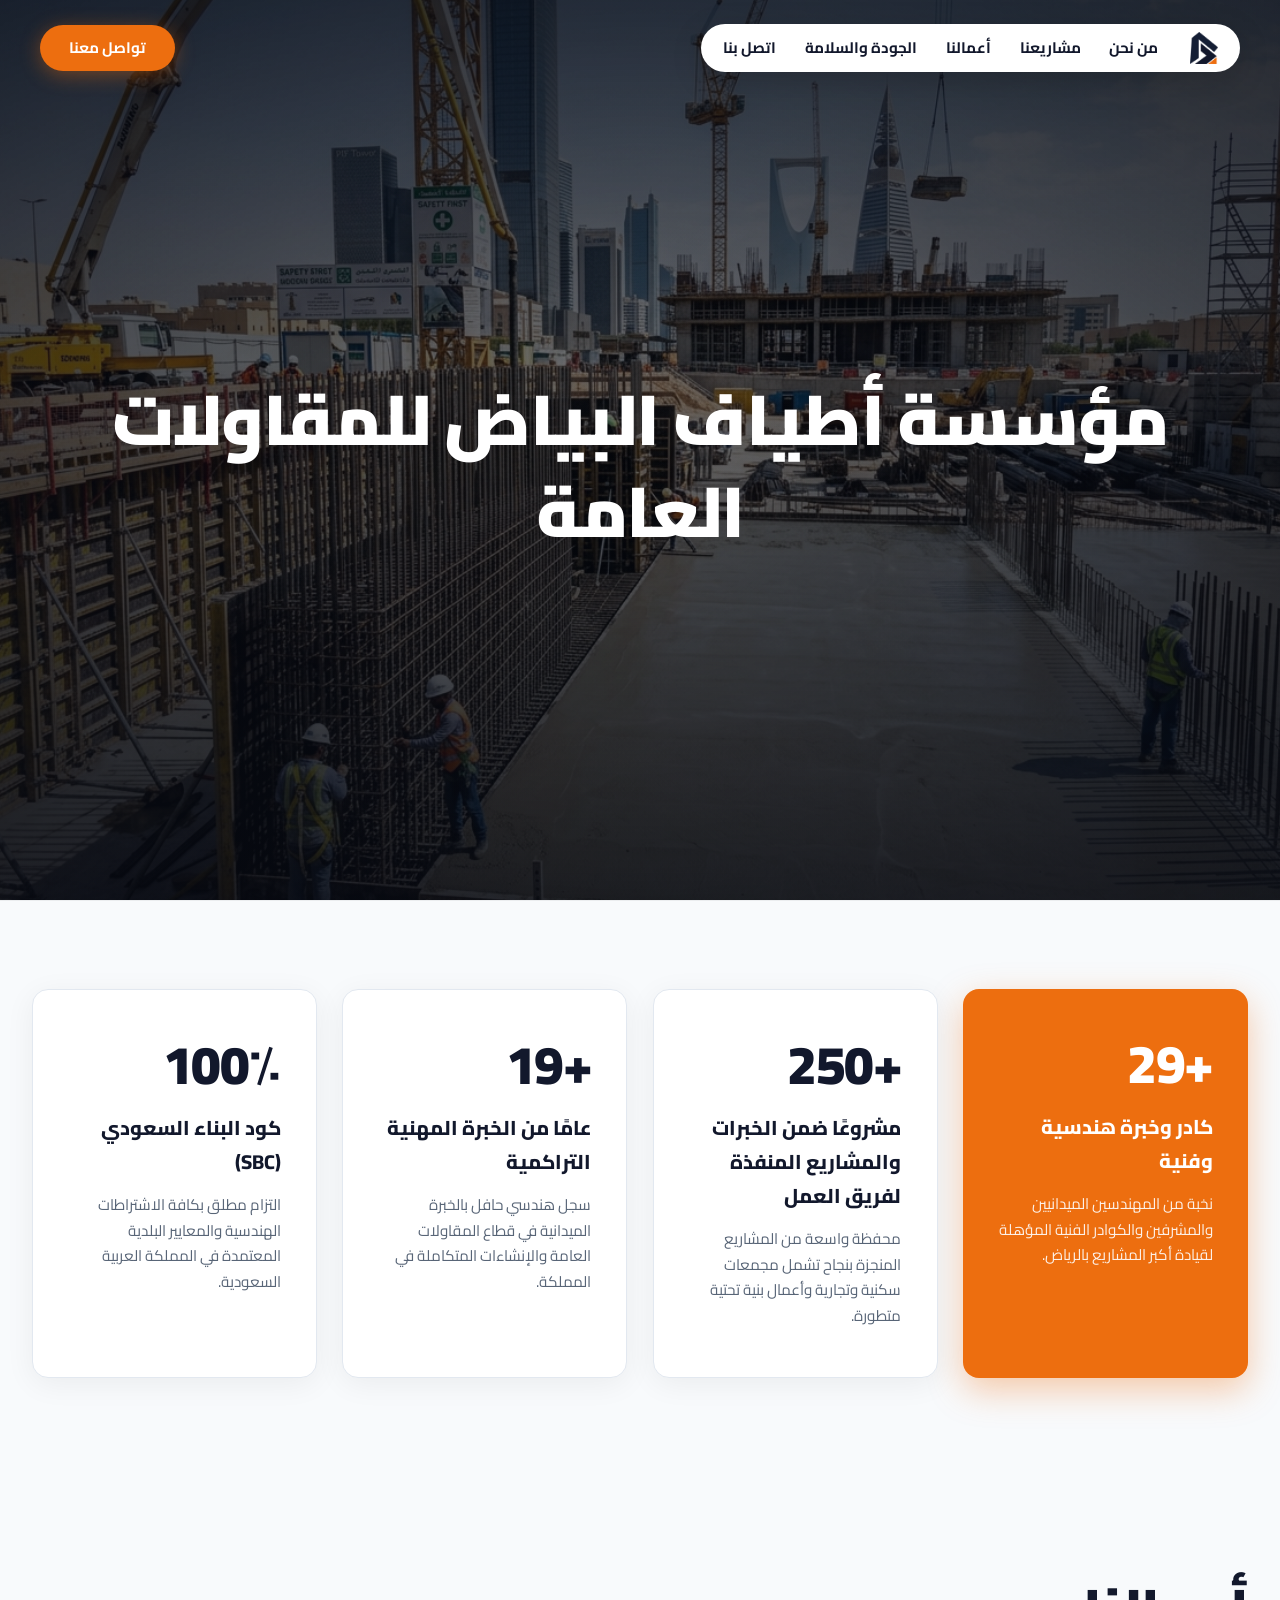
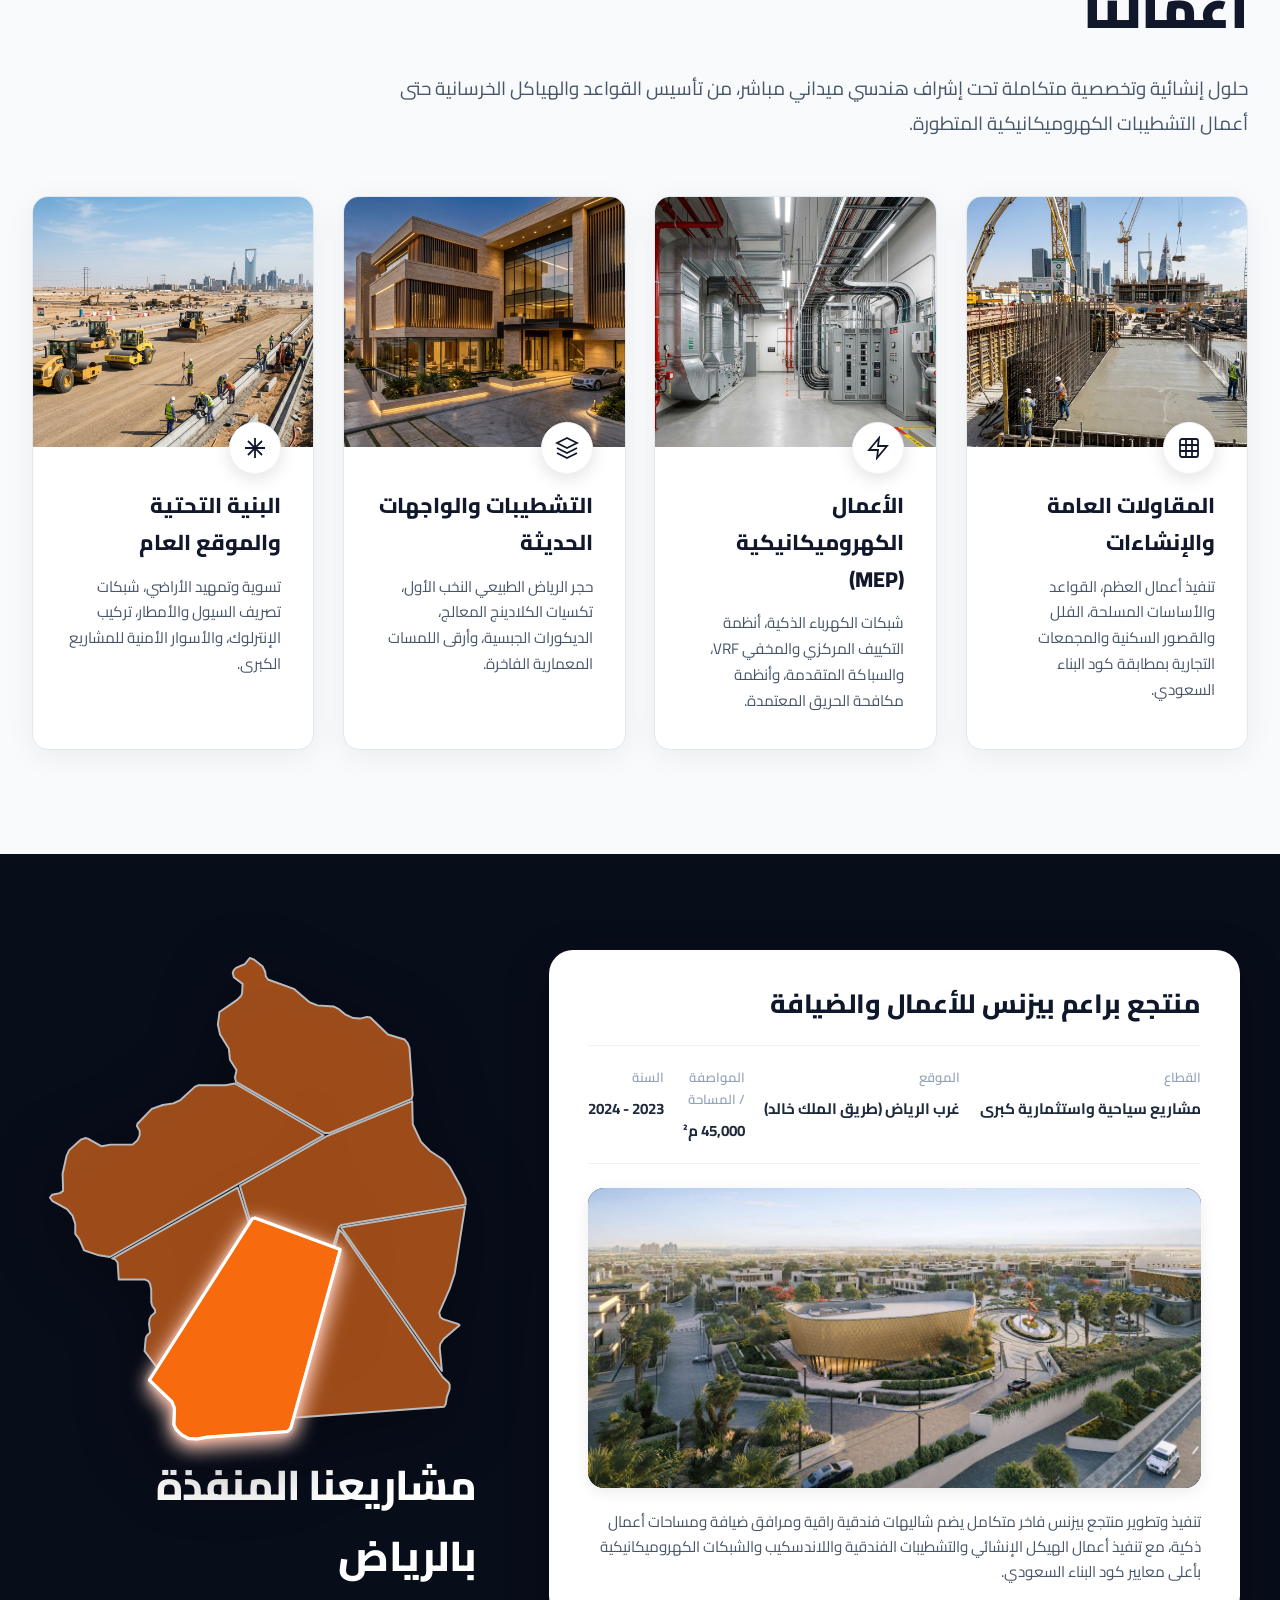
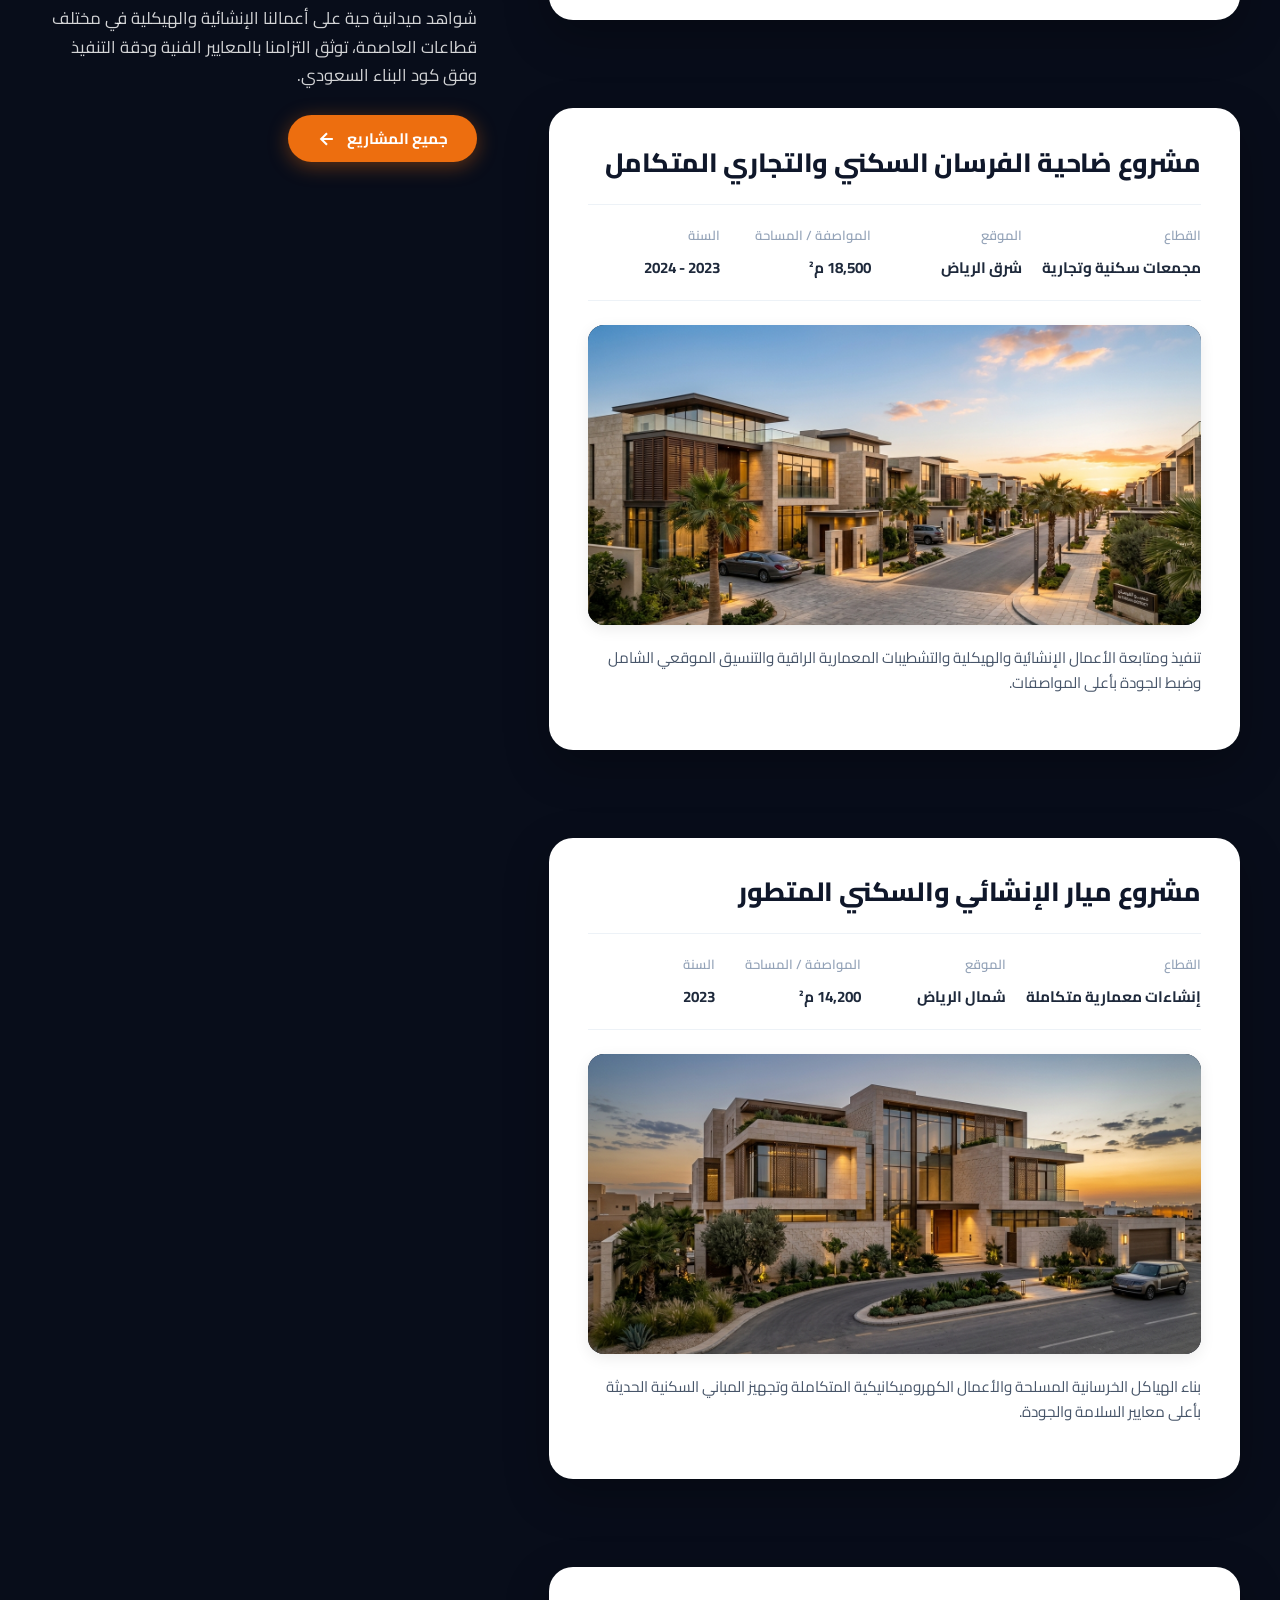
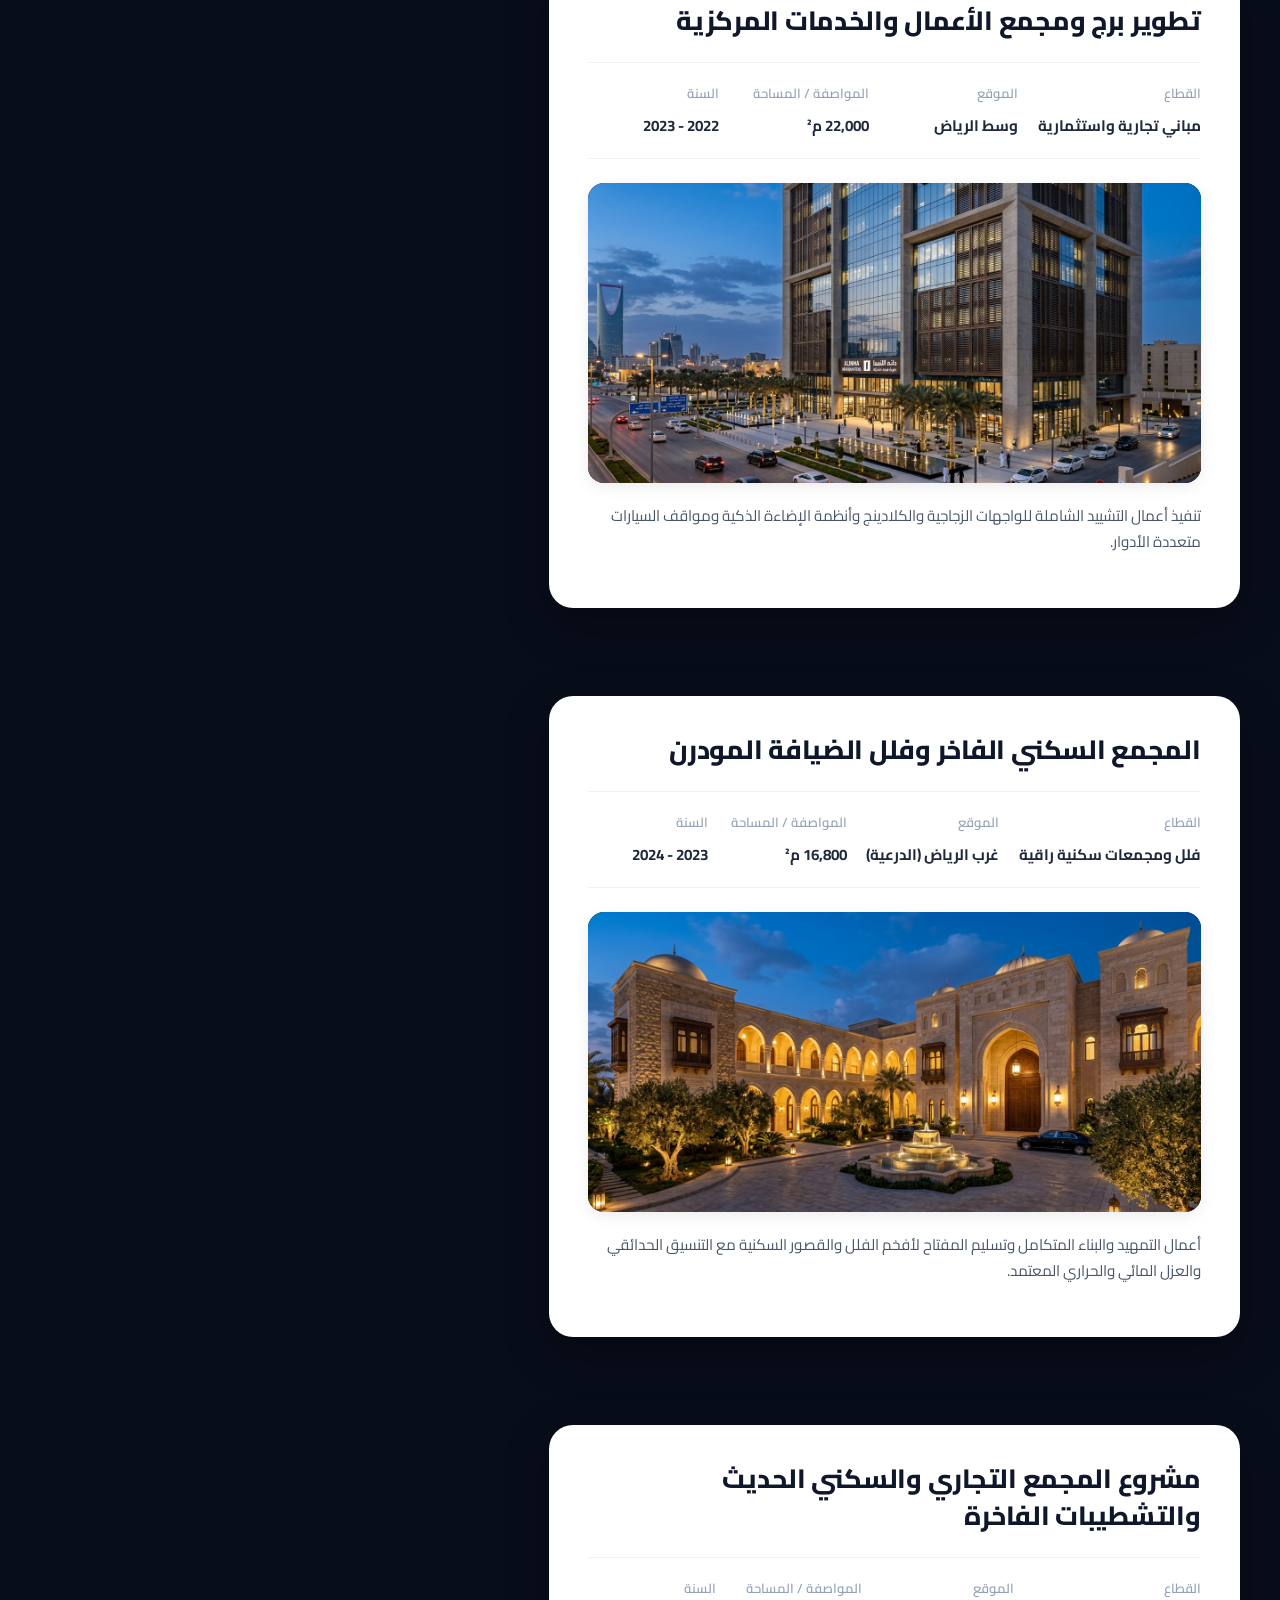
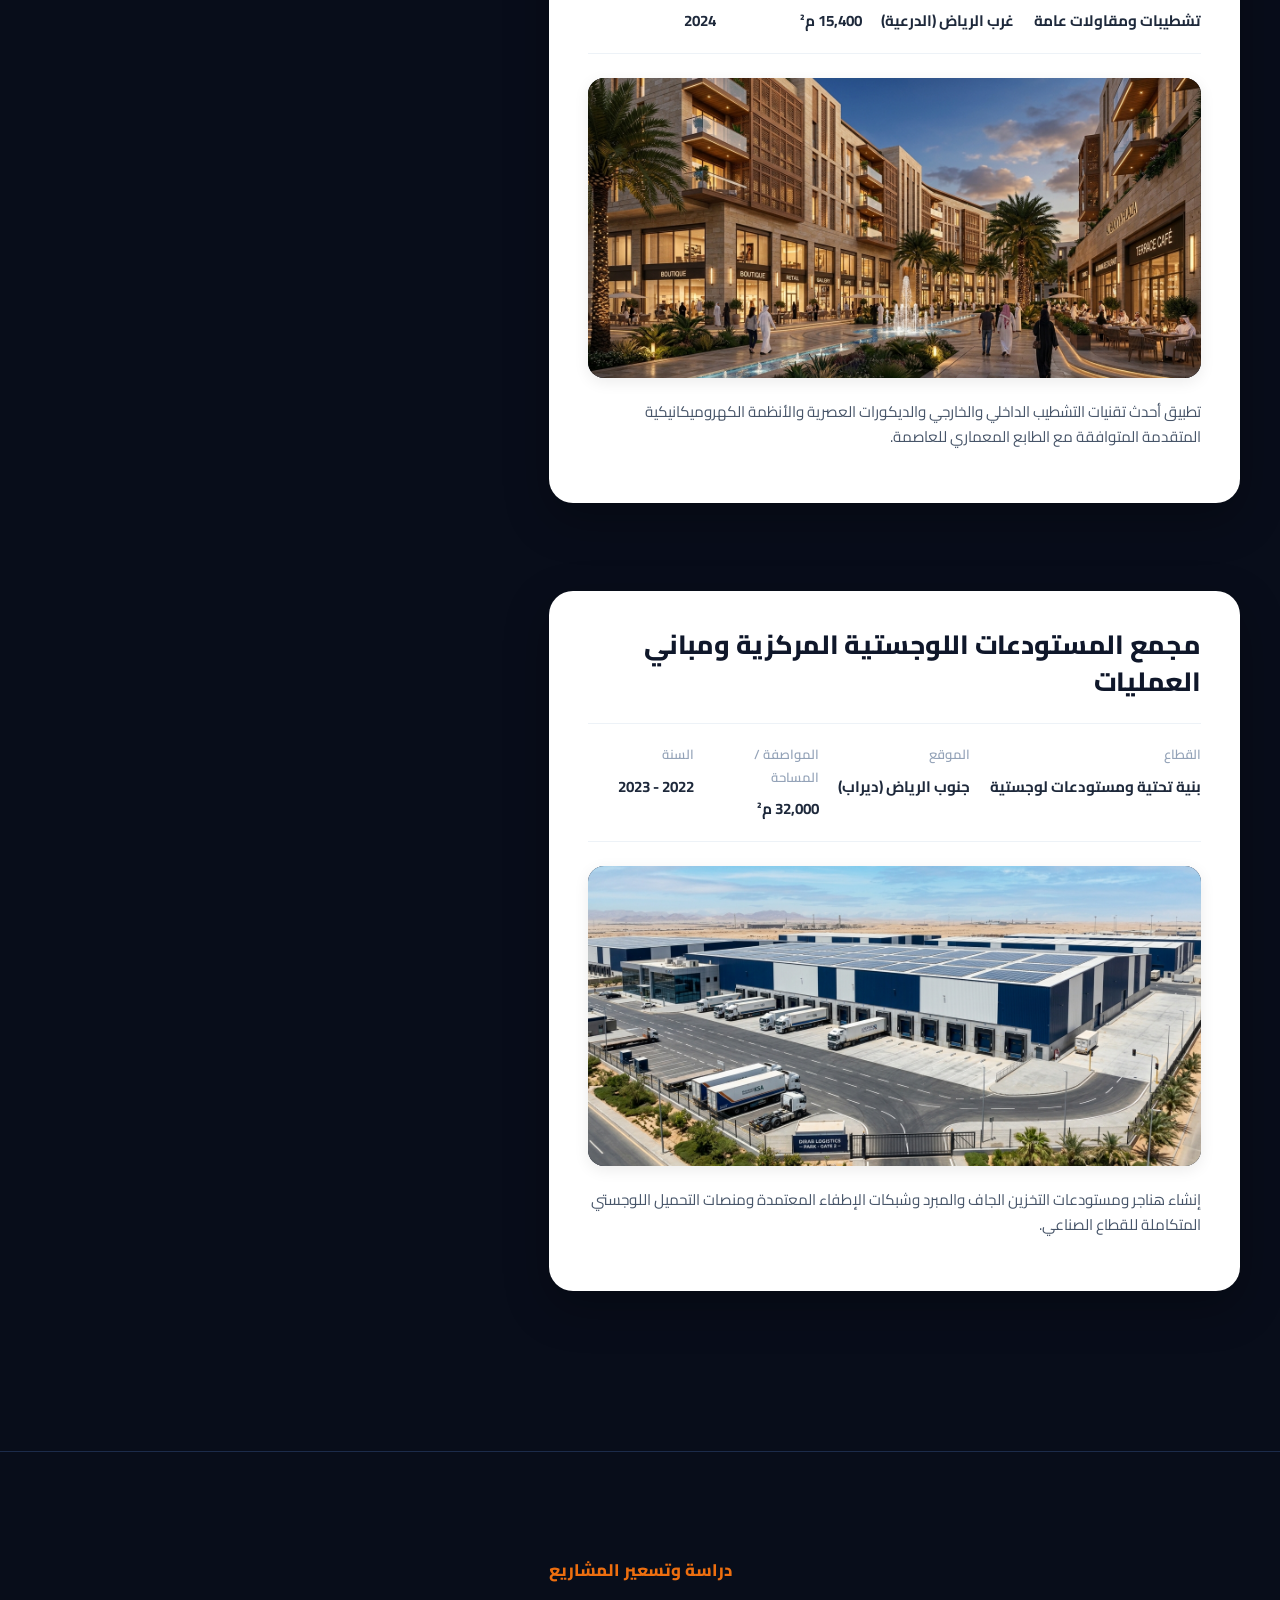
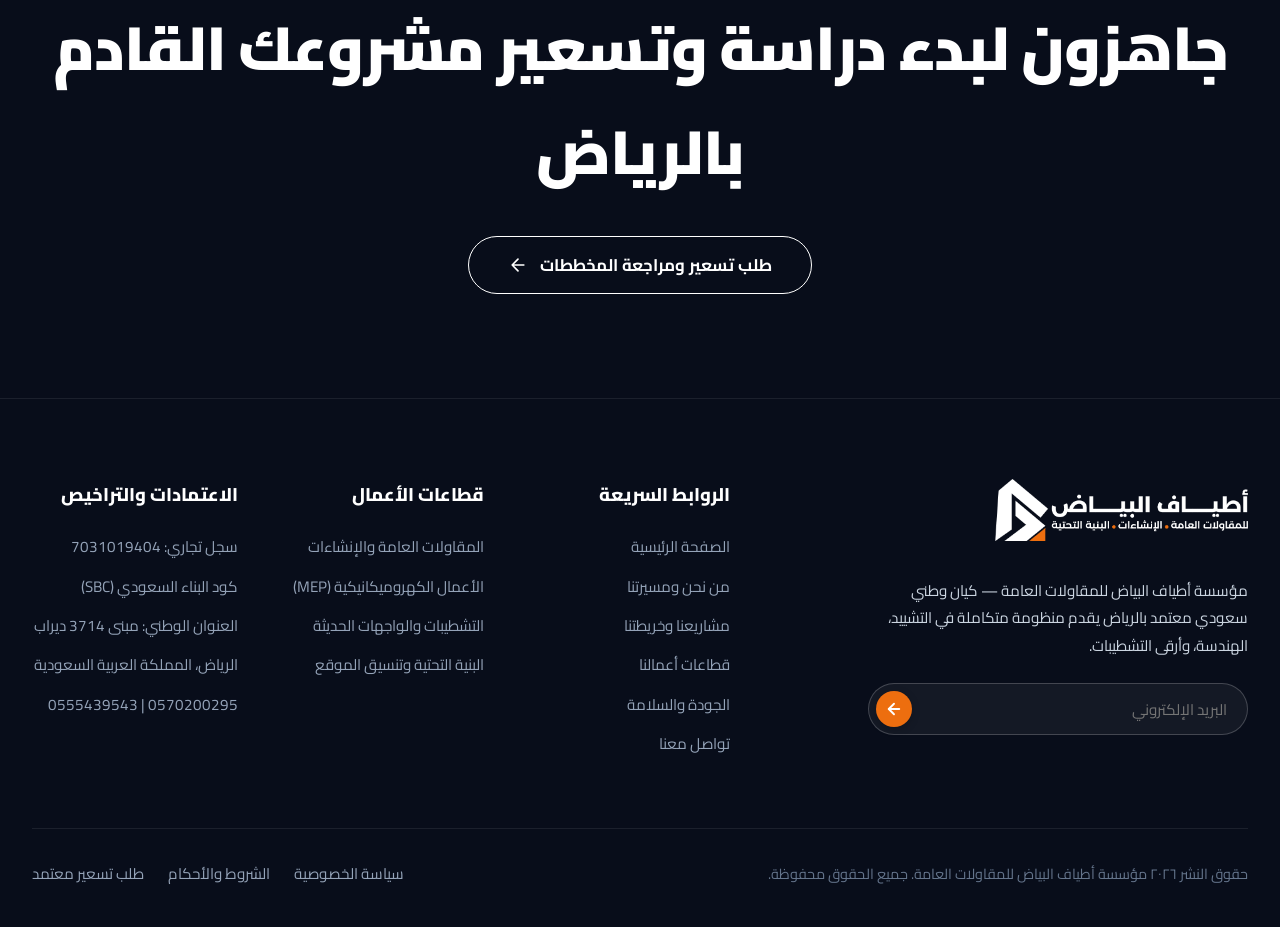
<file: website/index.html>
<!DOCTYPE html>
<html lang="ar" dir="rtl">
<head>
  <meta charset="UTF-8">
  <meta http-equiv="Cache-Control" content="no-cache, no-store, must-revalidate">
  <meta http-equiv="Pragma" content="no-cache">
  <meta http-equiv="Expires" content="0">
  <meta name="viewport" content="width=device-width, initial-scale=1.0">
  <title>مؤسسة أطياف البياض للمقاولات العامة | مقاولات عامة وإنشاءات بالرياض</title>
  <meta name="description" content="مؤسسة أطياف البياض للمقاولات العامة بالرياض. تنفيذ أعمال العظم، التشطيبات، الكهروميكانيك، والبنية التحتية وفق كود البناء السعودي SBC مع ضمان 10 سنوات.">
  <link rel="stylesheet" href="css/style.css?v=20260917_v18">
  <link rel="icon" href="images/logo/logo-icon.png">
</head>
<body>
<!-- Atyaf Al-Bayad Architecture Splash Screen / Intro Loader -->
<div class="site-splash-screen" id="siteSplashScreen">
  <div class="splash-inner">
    <div class="splash-logo-box">
      <img src="images/logo/logo-square.png" alt="أطياف البياض للمقاولات العامة" class="splash-logo-img">
    </div>
    <div class="splash-progress-bar">
      <div class="splash-progress-fill"></div>
    </div>
  </div>
</div>



<header class="site-header">
  <div class="header-inner">
    <!-- Right Floating Pill (With Vibrant Orange Brand Emblem) -->
    <div class="header-pill">
      <a href="index.html" class="pill-logo">
        <img src="images/logo/logo-icon.png" alt="أطياف البياض">
      </a>
      <button type="button" class="pill-toggle-btn" aria-label="القائمة">
        <svg class="icon-plus" width="18" height="18" viewBox="0 0 24 24" fill="none" stroke="#ffffff" stroke-width="2.8" stroke-linecap="round"><line x1="12" y1="5" x2="12" y2="19"></line><line x1="5" y1="12" x2="19" y2="12"></line></svg>
        <svg class="icon-hamburger" width="18" height="18" viewBox="0 0 24 24" fill="none" stroke="#ffffff" stroke-width="2.5" stroke-linecap="round"><line x1="4" y1="8" x2="20" y2="8"></line><line x1="4" y1="16" x2="20" y2="16"></line></svg>
      </button>
      <nav class="pill-nav">
        <a href="about.html" class="pill-link ">من نحن</a>
        <a href="projects.html" class="pill-link ">مشاريعنا</a>
        <a href="services.html" class="pill-link ">أعمالنا</a>
        <a href="quality-safety.html" class="pill-link ">الجودة والسلامة</a>
        <a href="contact.html" class="pill-link ">اتصل بنا</a>
      </nav>
    </div>
    
    <!-- Left Floating Elements -->
    <div class="header-left">
      <a href="contact.html" class="btn-pill-orange">تواصل معنا</a>
    </div>
  </div>
</header>

<!-- Mobile Navigation Drawer -->
<div class="mobile-nav-drawer">
  <div class="mobile-drawer-header">
    <img src="images/logo/logo-white.png" alt="أطياف البياض" style="height: 38px;">
    <button class="mobile-drawer-close" aria-label="إغلاق">&times;</button>
  </div>
  <div class="mobile-drawer-links">
    <a href="index.html" class="mobile-drawer-link active">الرئيسية</a>
    <a href="about.html" class="mobile-drawer-link ">من نحن</a>
    <a href="projects.html" class="mobile-drawer-link ">مشاريعنا</a>
    <a href="services.html" class="mobile-drawer-link ">أعمالنا</a>
    <a href="quality-safety.html" class="mobile-drawer-link ">الجودة والسلامة</a>
    <a href="contact.html" class="mobile-drawer-link ">اتصل بنا</a>
  </div>
  <div style="margin-top: auto;">
    <a href="contact.html" class="btn-pill-orange" style="width: 100%; justify-content: center;">طلب تسعير مباشر</a>
  </div>
</div>
<div class="drawer-overlay"></div>


<!-- Hero Section (Full-Screen Edge-to-Edge Architectural Video - Prominent & Minimal) -->
<section class="hero-full-wrap">
  <video class="hero-video-bg" autoplay muted loop playsinline poster="images/sector-construction.jpg">
    <source src="images/hero-video.mp4" type="video/mp4">
  </video>
  <div class="hero-fallback-bg" style="background-image: url('images/sector-construction.jpg');"></div>
  <div class="hero-overlay-layer"></div>
  
  <div class="container">
    <div class="hero-content-box">
      <!-- Minimalist Dynamic Changing Single-Line Headline -->
      <h1 class="hero-dynamic-line">
        <span class="hero-rotating-text fade-in" id="heroRotatingText">مؤسسة أطياف البياض للمقاولات العامة</span>
      </h1>
    </div>
  </div>
</section>

<!-- Facts / Odometer Metric Row (Atyaf Al-Bayad 4 Floating Cards) -->
<section class="facts-section-bar">
  <div class="container">
    <div class="facts-row-grid">
      <!-- Card 1: Orange Featured Card -->
      <div class="fact-card-item fact-card-orange">
        <div class="fact-big-num">
          <span>+</span><span class="counter-val" data-target="29">29</span>
        </div>
        <div class="fact-card-title">كادر وخبرة هندسية وفنية</div>
        <p class="fact-card-p">نخبة من المهندسين الميدانيين والمشرفين والكوادر الفنية المؤهلة لقيادة أكبر المشاريع بالرياض.</p>
      </div>
      
      <!-- Card 2: White Card -->
      <div class="fact-card-item fact-card-white">
        <div class="fact-big-num">
          <span>+</span><span class="counter-val" data-target="250">250</span>
        </div>
        <div class="fact-card-title">مشروعًا ضمن الخبرات والمشاريع المنفذة لفريق العمل</div>
        <p class="fact-card-p">محفظة واسعة من المشاريع المنجزة بنجاح تشمل مجمعات سكنية وتجارية وأعمال بنية تحتية متطورة.</p>
      </div>
      
      <!-- Card 3: White Card -->
      <div class="fact-card-item fact-card-white">
        <div class="fact-big-num">
          <span>+</span><span class="counter-val" data-target="19">19</span>
        </div>
        <div class="fact-card-title">عامًا من الخبرة المهنية التراكمية</div>
        <p class="fact-card-p">سجل هندسي حافل بالخبرة الميدانية في قطاع المقاولات العامة والإنشاءات المتكاملة في المملكة.</p>
      </div>
      
      <!-- Card 4: White Card -->
      <div class="fact-card-item fact-card-white">
        <div class="fact-big-num">
          <span class="counter-val" data-target="100">100</span><span>٪</span>
        </div>
        <div class="fact-card-title">كود البناء السعودي (SBC)</div>
        <p class="fact-card-p">التزام مطلق بكافة الاشتراطات الهندسية والمعايير البلدية المعتمدة في المملكة العربية السعودية.</p>
      </div>
    </div>
  </div>
</section>

<!-- Our Business / Services Grid (Atyaf Al-Bayad Architecture) -->
<section class="site-content-section site-content-section-light">
  <div class="container">
    <div class="section-header-wrap">
      <div class="heading-with-polygon">
        <span>أعمالنا</span>
      </div>
      <p class="section-subtitle-text">
        حلول إنشائية وتخصصية متكاملة تحت إشراف هندسي ميداني مباشر، من تأسيس القواعد والهياكل الخرسانية حتى أعمال التشطيبات الكهروميكانيكية المتطورة.
      </p>
    </div>
    
    <div class="services-row-grid">
      <!-- Sector 1: Construction -->
      <a href="services.html#construction" class="service-card-item">
        <div class="service-img-wrap">
          <img src="images/sector-construction.jpg" alt="المقاولات العامة والإنشاءات">
        </div>
        <div class="service-icon-circle">
          <svg width="24" height="24" viewBox="0 0 24 24" fill="none" stroke="currentColor" stroke-width="1.8"><rect x="3" y="3" width="18" height="18" rx="2"/><path d="M9 3v18M15 3v18M3 9h18M3 15h18"/></svg>
        </div>
        <div class="service-content">
          <h3 class="service-title">المقاولات العامة والإنشاءات</h3>
          <p class="service-desc">تنفيذ أعمال العظم، القواعد والأساسات المسلحة، الفلل والقصور السكنية والمجمعات التجارية بمطابقة كود البناء السعودي.</p>
        </div>
      </a>
      
      <!-- Sector 2: MEP -->
      <a href="services.html#mep" class="service-card-item">
        <div class="service-img-wrap">
          <img src="images/sector-mep.jpg" alt="الأعمال الكهروميكانيكية">
        </div>
        <div class="service-icon-circle">
          <svg width="24" height="24" viewBox="0 0 24 24" fill="none" stroke="currentColor" stroke-width="1.8"><path d="M13 2L3 14h9l-1 8 10-12h-9l1-8z"/></svg>
        </div>
        <div class="service-content">
          <h3 class="service-title">الأعمال الكهروميكانيكية (MEP)</h3>
          <p class="service-desc">شبكات الكهرباء الذكية، أنظمة التكييف المركزي والمخفي VRF، والسباكة المتقدمة، وأنظمة مكافحة الحريق المعتمدة.</p>
        </div>
      </a>
      
      <!-- Sector 3: Finishing -->
      <a href="services.html#finishing" class="service-card-item">
        <div class="service-img-wrap">
          <img src="images/sector-finishing.jpg" alt="التشطيبات والواجهات الحديثة">
        </div>
        <div class="service-icon-circle">
          <svg width="24" height="24" viewBox="0 0 24 24" fill="none" stroke="currentColor" stroke-width="1.8"><path d="M12 2L2 7l10 5 10-5-10-5zM2 17l10 5 10-5M2 12l10 5 10-5"/></svg>
        </div>
        <div class="service-content">
          <h3 class="service-title">التشطيبات والواجهات الحديثة</h3>
          <p class="service-desc">حجر الرياض الطبيعي النخب الأول، تكسيات الكلادينج المعالج، الديكورات الجبسية، وأرقى اللمسات المعمارية الفاخرة.</p>
        </div>
      </a>
      
      <!-- Sector 4: Infrastructure -->
      <a href="services.html#infrastructure" class="service-card-item">
        <div class="service-img-wrap">
          <img src="images/sector-infrastructure.jpg" alt="البنية التحتية وتنسيق الموقع">
        </div>
        <div class="service-icon-circle">
          <svg width="24" height="24" viewBox="0 0 24 24" fill="none" stroke="currentColor" stroke-width="1.8"><path d="M2 12h20M12 2v20M5 5l14 14M5 19L19 5"/></svg>
        </div>
        <div class="service-content">
          <h3 class="service-title">البنية التحتية والموقع العام</h3>
          <p class="service-desc">تسوية وتمهيد الأراضي، شبكات تصريف السيول والأمطار، تركيب الإنترلوك، والأسوار الأمنية للمشاريع الكبرى.</p>
        </div>
      </a>
    </div>
  </div>
</section>


<!-- ==========================================================================
     ATYAF AL-BAYAD SCROLLYTELLING PROJECTS SECTION
     Unified Project Cards (Image + Information in ONE Container) + Sticky Riyadh Vector Map
     ========================================================================== -->
<section class="scrolly-projects-section" id="projects-section">
  <div class="scrolly-projects-container">
    
    <!-- Left Column: Natural Vertical Stream of Unified Project Cards -->
    <div class="scrolly-projects-stream">
      
            <!-- Project Item 1 (Flagship: Braem Business Resort) -->
      <article class="scrolly-project-item" data-sector="sec-west" id="proj-item-braem">
        <div class="project-white-card">
          <!-- 1. Title -->
          <h3 class="p-card-title">منتجع براعم بيزنس للأعمال والضيافة</h3>
          
          <!-- 2. Metadata (4 Columns) -->
          <div class="p-card-meta-grid">
            <div class="p-meta-box">
              <span class="p-meta-lbl">القطاع</span>
              <strong class="p-meta-val">مشاريع سياحية واستثمارية كبرى</strong>
            </div>
            <div class="p-meta-box">
              <span class="p-meta-lbl">الموقع</span>
              <strong class="p-meta-val">غرب الرياض (طريق الملك خالد)</strong>
            </div>
            <div class="p-meta-box">
              <span class="p-meta-lbl">المواصفة / المساحة</span>
              <strong class="p-meta-val">45,000 م²</strong>
            </div>
            <div class="p-meta-box">
              <span class="p-meta-lbl">السنة</span>
              <strong class="p-meta-val">2023 - 2024</strong>
            </div>
          </div>

          <!-- 3. Photo inside the Container -->
          <div class="p-card-img-wrap">
            <img src="images/projects/braem-1.jpg" alt="منتجع براعم بيزنس للأعمال والضيافة" loading="lazy">
          </div>

          <!-- 4. Description -->
          <p class="p-card-desc">
            تنفيذ وتطوير منتجع بيزنس فاخر متكامل يضم شاليهات فندقية راقية ومرافق ضيافة ومساحات أعمال ذكية، مع تنفيذ أعمال الهيكل الإنشائي والتشطيبات الفندقية واللاندسكيب والشبكات الكهروميكانيكية بأعلى معايير كود البناء السعودي.
          </p>
        </div>
      </article>

      <!-- Project Item 2 -->
      <article class="scrolly-project-item" data-sector="sec-east" id="proj-item-forsan">
        <div class="project-white-card">
          <!-- 1. Title -->
          <h3 class="p-card-title">مشروع ضاحية الفرسان السكني والتجاري المتكامل</h3>
          
          <!-- 2. Metadata (4 Columns) -->
          <div class="p-card-meta-grid">
            <div class="p-meta-box">
              <span class="p-meta-lbl">القطاع</span>
              <strong class="p-meta-val">مجمعات سكنية وتجارية</strong>
            </div>
            <div class="p-meta-box">
              <span class="p-meta-lbl">الموقع</span>
              <strong class="p-meta-val">شرق الرياض</strong>
            </div>
            <div class="p-meta-box">
              <span class="p-meta-lbl">المواصفة / المساحة</span>
              <strong class="p-meta-val">18,500 م²</strong>
            </div>
            <div class="p-meta-box">
              <span class="p-meta-lbl">السنة</span>
              <strong class="p-meta-val">2023 - 2024</strong>
            </div>
          </div>

          <!-- 3. Photo inside the Container -->
          <div class="p-card-img-wrap">
            <img src="images/projects/proj-1.jpg" alt="مشروع ضاحية الفرسان السكني والتجاري المتكامل" loading="lazy">
          </div>

          <!-- 4. Description -->
          <p class="p-card-desc">
            تنفيذ ومتابعة الأعمال الإنشائية والهيكلية والتشطيبات المعمارية الراقية والتنسيق الموقعي الشامل وضبط الجودة بأعلى المواصفات.
          </p>
        </div>
      </article>

      <!-- Project Item 2 -->
      <article class="scrolly-project-item" data-sector="sec-north" id="proj-item-mayar">
        <div class="project-white-card">
          <!-- 1. Title -->
          <h3 class="p-card-title">مشروع ميار الإنشائي والسكني المتطور</h3>
          
          <!-- 2. Metadata (4 Columns) -->
          <div class="p-card-meta-grid">
            <div class="p-meta-box">
              <span class="p-meta-lbl">القطاع</span>
              <strong class="p-meta-val">إنشاءات معمارية متكاملة</strong>
            </div>
            <div class="p-meta-box">
              <span class="p-meta-lbl">الموقع</span>
              <strong class="p-meta-val">شمال الرياض</strong>
            </div>
            <div class="p-meta-box">
              <span class="p-meta-lbl">المواصفة / المساحة</span>
              <strong class="p-meta-val">14,200 م²</strong>
            </div>
            <div class="p-meta-box">
              <span class="p-meta-lbl">السنة</span>
              <strong class="p-meta-val">2023</strong>
            </div>
          </div>

          <!-- 3. Photo inside the Container -->
          <div class="p-card-img-wrap">
            <img src="images/projects/proj-2.jpg" alt="مشروع ميار الإنشائي والسكني المتطور" loading="lazy">
          </div>

          <!-- 4. Description -->
          <p class="p-card-desc">
            بناء الهياكل الخرسانية المسلحة والأعمال الكهروميكانيكية المتكاملة وتجهيز المباني السكنية الحديثة بأعلى معايير السلامة والجودة.
          </p>
        </div>
      </article>

      <!-- Project Item 3 -->
      <article class="scrolly-project-item" data-sector="sec-center" id="proj-item-3">
        <div class="project-white-card">
          <!-- 1. Title -->
          <h3 class="p-card-title">تطوير برج ومجمع الأعمال والخدمات المركزية</h3>
          
          <!-- 2. Metadata (4 Columns) -->
          <div class="p-card-meta-grid">
            <div class="p-meta-box">
              <span class="p-meta-lbl">القطاع</span>
              <strong class="p-meta-val">مباني تجارية واستثمارية</strong>
            </div>
            <div class="p-meta-box">
              <span class="p-meta-lbl">الموقع</span>
              <strong class="p-meta-val">وسط الرياض</strong>
            </div>
            <div class="p-meta-box">
              <span class="p-meta-lbl">المواصفة / المساحة</span>
              <strong class="p-meta-val">22,000 م²</strong>
            </div>
            <div class="p-meta-box">
              <span class="p-meta-lbl">السنة</span>
              <strong class="p-meta-val">2022 - 2023</strong>
            </div>
          </div>

          <!-- 3. Photo inside the Container -->
          <div class="p-card-img-wrap">
            <img src="images/projects/proj-3.jpg" alt="تطوير برج ومجمع الأعمال والخدمات المركزية" loading="lazy">
          </div>

          <!-- 4. Description -->
          <p class="p-card-desc">
            تنفيذ أعمال التشييد الشاملة للواجهات الزجاجية والكلادينج وأنظمة الإضاءة الذكية ومواقف السيارات متعددة الأدوار.
          </p>
        </div>
      </article>

      <!-- Project Item 4 -->
      <article class="scrolly-project-item" data-sector="sec-west" id="proj-item-4">
        <div class="project-white-card">
          <!-- 1. Title -->
          <h3 class="p-card-title">المجمع السكني الفاخر وفلل الضيافة المودرن</h3>
          
          <!-- 2. Metadata (4 Columns) -->
          <div class="p-card-meta-grid">
            <div class="p-meta-box">
              <span class="p-meta-lbl">القطاع</span>
              <strong class="p-meta-val">فلل ومجمعات سكنية راقية</strong>
            </div>
            <div class="p-meta-box">
              <span class="p-meta-lbl">الموقع</span>
              <strong class="p-meta-val">غرب الرياض (الدرعية)</strong>
            </div>
            <div class="p-meta-box">
              <span class="p-meta-lbl">المواصفة / المساحة</span>
              <strong class="p-meta-val">16,800 م²</strong>
            </div>
            <div class="p-meta-box">
              <span class="p-meta-lbl">السنة</span>
              <strong class="p-meta-val">2023 - 2024</strong>
            </div>
          </div>

          <!-- 3. Photo inside the Container -->
          <div class="p-card-img-wrap">
            <img src="images/projects/proj-4.jpg" alt="المجمع السكني الفاخر وفلل الضيافة المودرن" loading="lazy">
          </div>

          <!-- 4. Description -->
          <p class="p-card-desc">
            أعمال التمهيد والبناء المتكامل وتسليم المفتاح لأفخم الفلل والقصور السكنية مع التنسيق الحدائقي والعزل المائي والحراري المعتمد.
          </p>
        </div>
      </article>

      <!-- Project Item 5 -->
      <article class="scrolly-project-item" data-sector="sec-west" id="proj-item-5">
        <div class="project-white-card">
          <!-- 1. Title -->
          <h3 class="p-card-title">مشروع المجمع التجاري والسكني الحديث والتشطيبات الفاخرة</h3>
          
          <!-- 2. Metadata (4 Columns) -->
          <div class="p-card-meta-grid">
            <div class="p-meta-box">
              <span class="p-meta-lbl">القطاع</span>
              <strong class="p-meta-val">تشطيبات ومقاولات عامة</strong>
            </div>
            <div class="p-meta-box">
              <span class="p-meta-lbl">الموقع</span>
              <strong class="p-meta-val">غرب الرياض (الدرعية)</strong>
            </div>
            <div class="p-meta-box">
              <span class="p-meta-lbl">المواصفة / المساحة</span>
              <strong class="p-meta-val">15,400 م²</strong>
            </div>
            <div class="p-meta-box">
              <span class="p-meta-lbl">السنة</span>
              <strong class="p-meta-val">2024</strong>
            </div>
          </div>

          <!-- 3. Photo inside the Container -->
          <div class="p-card-img-wrap">
            <img src="images/projects/proj-5.jpg" alt="مشروع المجمع التجاري والسكني الحديث" loading="lazy">
          </div>

          <!-- 4. Description -->
          <p class="p-card-desc">
            تطبيق أحدث تقنيات التشطيب الداخلي والخارجي والديكورات العصرية والأنظمة الكهروميكانيكية المتقدمة المتوافقة مع الطابع المعماري للعاصمة.
          </p>
        </div>
      </article>

      <!-- Project Item 6 -->
      <article class="scrolly-project-item" data-sector="sec-south" id="proj-item-6">
        <div class="project-white-card">
          <!-- 1. Title -->
          <h3 class="p-card-title">مجمع المستودعات اللوجستية المركزية ومباني العمليات</h3>
          
          <!-- 2. Metadata (4 Columns) -->
          <div class="p-card-meta-grid">
            <div class="p-meta-box">
              <span class="p-meta-lbl">القطاع</span>
              <strong class="p-meta-val">بنية تحتية ومستودعات لوجستية</strong>
            </div>
            <div class="p-meta-box">
              <span class="p-meta-lbl">الموقع</span>
              <strong class="p-meta-val">جنوب الرياض (ديراب)</strong>
            </div>
            <div class="p-meta-box">
              <span class="p-meta-lbl">المواصفة / المساحة</span>
              <strong class="p-meta-val">32,000 م²</strong>
            </div>
            <div class="p-meta-box">
              <span class="p-meta-lbl">السنة</span>
              <strong class="p-meta-val">2022 - 2023</strong>
            </div>
          </div>

          <!-- 3. Photo inside the Container -->
          <div class="p-card-img-wrap">
            <img src="images/projects/proj-6.jpg" alt="مجمع المستودعات اللوجستية المركزية ومباني العمليات" loading="lazy">
          </div>

          <!-- 4. Description -->
          <p class="p-card-desc">
            إنشاء هناجر ومستودعات التخزين الجاف والمبرد وشبكات الإطفاء المعتمدة ومنصات التحميل اللوجستي المتكاملة للقطاع الصناعي.
          </p>
        </div>
      </article>

    </div>

    <!-- Right Column: Clean Detailed Riyadh Vector Map Directly on Navy Canvas -->
    <div class="scrolly-map-sticky-col">
      <div class="projects-map-wrapper">
  <svg class="riyadh-real-map-svg" id="riyadhRealMapSvg" viewBox="0 0 757 850" fill="none" xmlns="http://www.w3.org/2000/svg">
  <defs>
    <filter id="activePieceGlow" x="-30%" y="-30%" width="160%" height="160%">
      <feDropShadow dx="0" dy="8" stdDeviation="16" flood-color="#ED6E0F" flood-opacity="0.85"/>
      <feDropShadow dx="0" dy="2" stdDeviation="6" flood-color="#ffffff" flood-opacity="0.9"/>
    </filter>
  </defs>
  <g class="map-sectors-group">
    <!-- Sector 1: شمال الرياض (النرجس والياسمين) -->
    <path id="sec-north" class="map-piece" data-name="شمال الرياض (النرجس والياسمين)" data-cx="476.0" data-cy="175.7" d="M 334 22 L 332 27 L 334 35 L 350 47 L 349 64 L 347 69 L 340 76 L 308 98 L 305 121 L 309 139 L 325 165 L 327 185 L 339 204 L 336 217 L 338 225 L 499 318 L 507 318 L 657 256 L 659 248 L 653 163 L 650 155 L 644 148 L 614 139 L 582 108 L 576 107 L 563 110 L 551 109 L 537 103 L 525 93 L 515 88 L 486 86 L 471 80 L 443 56 L 396 39 L 392 33 L 391 25 L 386 15 L 371 3 L 363 0 L 354 11 L 338 18 Z" fill="#E8630C" stroke="#FFFFFF" stroke-width="3.5" stroke-linejoin="round" />
    <!-- Sector 2: غرب الرياض (بوابة الدرعية) -->
    <path id="sec-west" class="map-piece" data-name="غرب الرياض (بوابة الدرعية)" data-cx="225.3" data-cy="375.0" d="M 497 322 L 336 228 L 319 231 L 270 231 L 263 234 L 237 258 L 224 264 L 205 267 L 185 274 L 159 301 L 158 305 L 163 314 L 163 322 L 159 331 L 150 339 L 110 339 L 94 342 L 69 328 L 64 327 L 56 330 L 35 349 L 30 360 L 23 392 L 24 423 L 18 427 L 4 430 L 0 435 L 4 441 L 31 456 L 41 468 L 46 483 L 46 501 L 53 510 L 62 531 L 89 540 L 109 543 Z" fill="#E8630C" stroke="#FFFFFF" stroke-width="3.5" stroke-linejoin="round" />
    <!-- Sector 3: وسط الرياض (طريق الملك فهد والعليا) -->
    <path id="sec-center" class="map-piece" data-name="وسط الرياض (طريق الملك فهد والعليا)" data-cx="546.8" data-cy="408.3" d="M 755 437 L 746 415 L 726 379 L 714 366 L 691 351 L 674 334 L 659 302 L 658 260 L 502 324 L 345 414 L 367 488 L 372 493 L 505 543 L 508 543 L 525 488 L 529 485 L 755 448 Z" fill="#E8630C" stroke="#FFFFFF" stroke-width="3.5" stroke-linejoin="round" />
    <!-- Sector 4: جنوب غرب الرياض (المزاحمية والقويعية) -->
    <path id="sec-southwest" class="map-piece" data-name="جنوب غرب الرياض (المزاحمية والقويعية)" data-cx="244.9" data-cy="563.3" d="M 341 417 L 113 546 L 118 547 L 123 553 L 125 584 L 173 584 L 179 587 L 182 592 L 184 602 L 184 625 L 186 632 L 191 639 L 191 644 L 184 650 L 181 656 L 180 665 L 182 680 L 176 686 L 174 691 L 172 714 L 200 751 L 361 499 L 363 487 Z" fill="#E8630C" stroke="#FFFFFF" stroke-width="3.5" stroke-linejoin="round" />
    <!-- Sector 5: شرق الرياض (ضاحية الفرسان واليرموك) -->
    <path id="sec-east" class="map-piece" data-name="شرق الرياض (ضاحية الفرسان واليرموك)" data-cx="663.3" data-cy="561.9" d="M 530 489 L 529 490 L 712 750 L 708 708 L 709 701 L 715 692 L 744 667 L 742 665 L 714 656 L 709 652 L 707 644 L 726 601 L 735 574 L 754 452 Z" fill="#E8630C" stroke="#FFFFFF" stroke-width="3.5" stroke-linejoin="round" />
    <!-- Sector 6: جنوب شرق الرياض (الخرج والمناطق الصناعية) -->
    <path id="sec-southeast" class="map-piece" data-name="جنوب شرق الرياض (الخرج والمناطق الصناعية)" data-cx="567.0" data-cy="713.0" d="M 526 494 L 430 836 L 716 815 L 719 810 L 721 797 L 726 783 L 726 775 L 724 771 L 714 762 L 532 500 Z" fill="#E8630C" stroke="#FFFFFF" stroke-width="3.5" stroke-linejoin="round" />
    <!-- Sector 7: جنوب الرياض (حي ديراب والمقر الرئيسي) -->
    <path id="sec-south" class="map-piece" data-name="جنوب الرياض (حي ديراب والمقر الرئيسي)" data-cx="362.4" data-cy="686.7" d="M 506 547 L 370 497 L 366 498 L 202 755 L 238 790 L 242 800 L 241 826 L 245 834 L 253 842 L 264 848 L 278 849 L 294 846 L 422 837 L 427 832 Z" fill="#E8630C" stroke="#FFFFFF" stroke-width="3.5" stroke-linejoin="round" />
  </g>
</svg>
  
</div>

      <!-- Bottom Right Title & CTA -->
      <div class="projects-bottom-caption">
        <h2 class="projects-caption-title">مشاريعنا المنفذة بالرياض</h2>
        <p class="projects-caption-desc">
          شواهد ميدانية حية على أعمالنا الإنشائية والهيكلية في مختلف قطاعات العاصمة، توثق التزامنا بالمعايير الفنية ودقة التنفيذ وفق كود البناء السعودي.
        </p>
        <div class="projects-cta-wrap">
          <a href="projects.html" class="btn-pill-orange">
            <span>جميع المشاريع</span>
            <svg width="20" height="20" viewBox="0 0 24 24" fill="none" stroke="currentColor" stroke-width="2.5"><path d="M19 12H5M12 19l-7-7 7-7"/></svg>
          </a>
        </div>
      </div>
    </div>

  </div>
</section>





<!-- Pre-Footer Call to Action (Atyaf Al-Bayad Architecture) -->
<section class="pre-footer-cta">
  <div class="container">
    <span class="pre-footer-label">دراسة وتسعير المشاريع</span>
    <h2 class="pre-footer-title">جاهزون لبدء دراسة وتسعير مشروعك القادم بالرياض</h2>
    <a href="contact.html" class="btn-cta-outline">
      <span>طلب تسعير ومراجعة المخططات</span>
      <svg width="20" height="20" viewBox="0 0 24 24" fill="none" stroke="currentColor" stroke-width="2" stroke-linecap="round" stroke-linejoin="round"><path d="M19 12H5M12 19l-7-7 7-7"/></svg>
    </a>
  </div>
</section>


<!-- Mega Corporate Footer (Atyaf Al-Bayad Architecture) -->
<footer class="site-footer-corp">
  <div class="container">
    <div class="footer-top-row">
      <div>
        <a href="index.html" class="footer-logo-link" aria-label="أطياف البياض للمقاولات العامة">
          <img src="images/logo/logo-footer.png?v=3" alt="أطياف البياض للمقاولات العامة" class="footer-logo-img">
        </a>
        
        <p style="font-size: 0.95rem; color: var(--slate-300); line-height: 1.8; margin-bottom: 1.5rem; max-width: 380px;">
          مؤسسة أطياف البياض للمقاولات العامة — كيان وطني سعودي معتمد بالرياض يقدم منظومة متكاملة في التشييد، الهندسة، وأرقى التشطيبات.
        </p>
        
        <form class="newsletter-box" onsubmit="return false;">
            <div class="newsletter-field">
    <input type="email" class="newsletter-input" placeholder="البريد الإلكتروني" required>
    <button type="submit" class="newsletter-btn" aria-label="إرسال البريد">
            <svg width="18" height="18" viewBox="0 0 24 24" fill="none" stroke="currentColor" stroke-width="2.5" stroke-linecap="round" stroke-linejoin="round"><line x1="19" y1="12" x2="5" y2="12"></line><polyline points="12 19 5 12 12 5"></polyline></svg>
          </button>
  </div>
  <div class="newsletter-feedback" aria-live="polite"></div>
        </form>

      </div>
      
      <div class="footer-columns-grid">
        <div>
          <h4 class="footer-col-title">الروابط السريعة</h4>
          <div class="footer-links-list">
            <a href="index.html" class="footer-nav-link">الصفحة الرئيسية</a>
            <a href="about.html" class="footer-nav-link">من نحن ومسيرتنا</a>
            <a href="projects.html" class="footer-nav-link">مشاريعنا وخريطتنا</a>
            <a href="services.html" class="footer-nav-link">قطاعات أعمالنا</a>
            <a href="quality-safety.html" class="footer-nav-link">الجودة والسلامة</a>
            <a href="contact.html" class="footer-nav-link">تواصل معنا</a>
          </div>
        </div>
        
        <div>
          <h4 class="footer-col-title">قطاعات الأعمال</h4>
          <div class="footer-links-list">
            <a href="services.html#construction" class="footer-nav-link">المقاولات العامة والإنشاءات</a>
            <a href="services.html#mep" class="footer-nav-link">الأعمال الكهروميكانيكية (MEP)</a>
            <a href="services.html#finishing" class="footer-nav-link">التشطيبات والواجهات الحديثة</a>
            <a href="services.html#infrastructure" class="footer-nav-link">البنية التحتية وتنسيق الموقع</a>
          </div>
        </div>
        
        <div>
          <h4 class="footer-col-title">الاعتمادات والتراخيص</h4>
          <div class="footer-links-list">
            <span class="footer-nav-link">سجل تجاري: 7031019404</span>
            <span class="footer-nav-link">كود البناء السعودي (SBC)</span>
            <span class="footer-nav-link">العنوان الوطني: مبنى 3714 ديراب</span>
            <span class="footer-nav-link">الرياض، المملكة العربية السعودية</span>
            <span class="footer-nav-link" style="direction: ltr; text-align: right;"><a href="tel:+966555439543" style="color: inherit; text-decoration: none;">0555439543</a> | <a href="tel:+966570200295" style="color: inherit; text-decoration: none;">0570200295</a></span>
          </div>
        </div>
      </div>
    </div>
    
    <div class="footer-bottom-bar">
      <div>حقوق النشر ٢٠٢٦ مؤسسة أطياف البياض للمقاولات العامة. جميع الحقوق محفوظة.</div>
      <div style="display: flex; gap: 1.5rem;">
        <a href="javascript:void(0)" class="footer-nav-link js-open-privacy">سياسة الخصوصية</a>
        <a href="javascript:void(0)" class="footer-nav-link js-open-terms">الشروط والأحكام</a>
        <a href="contact.html" class="footer-nav-link">طلب تسعير معتمد</a>
      </div>
    </div>
  </div>
</footer>

<script src="js/main.js?v=20260917_v18"></script>
</body>
</html>
</file>
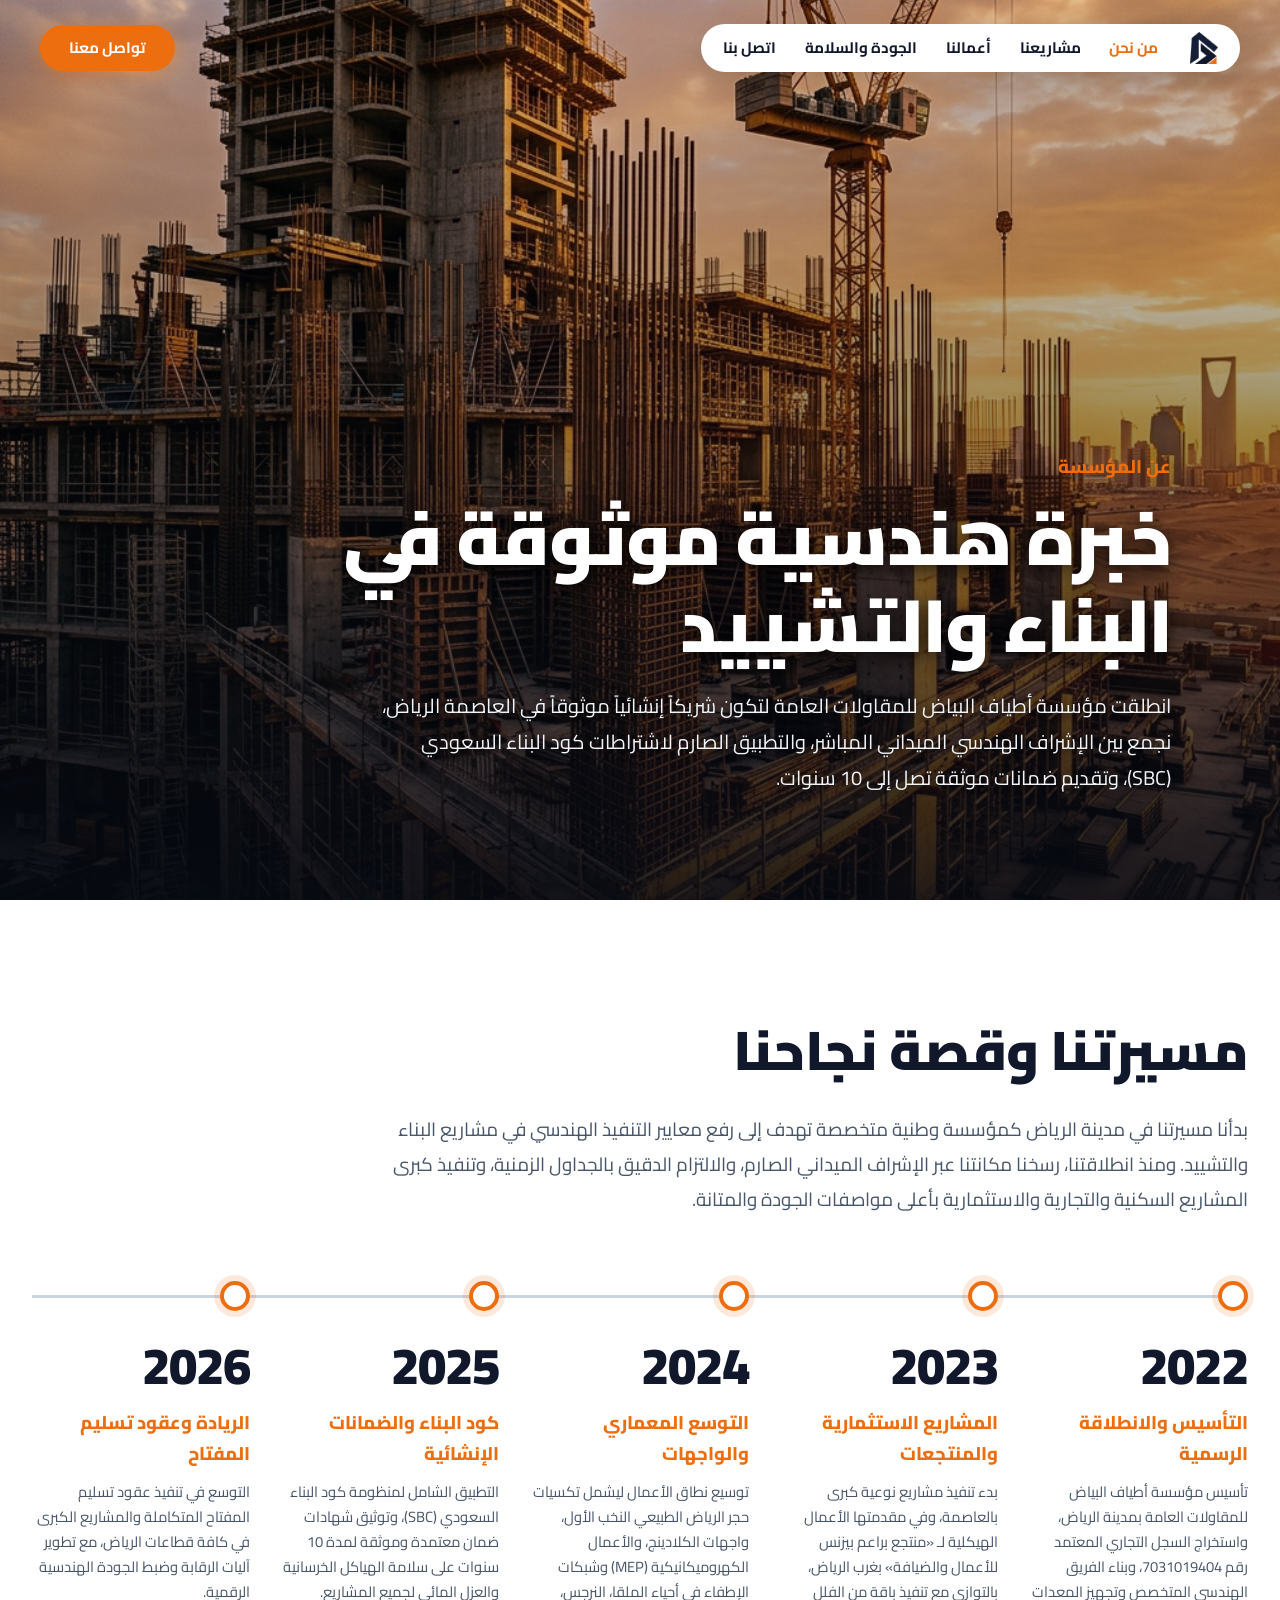
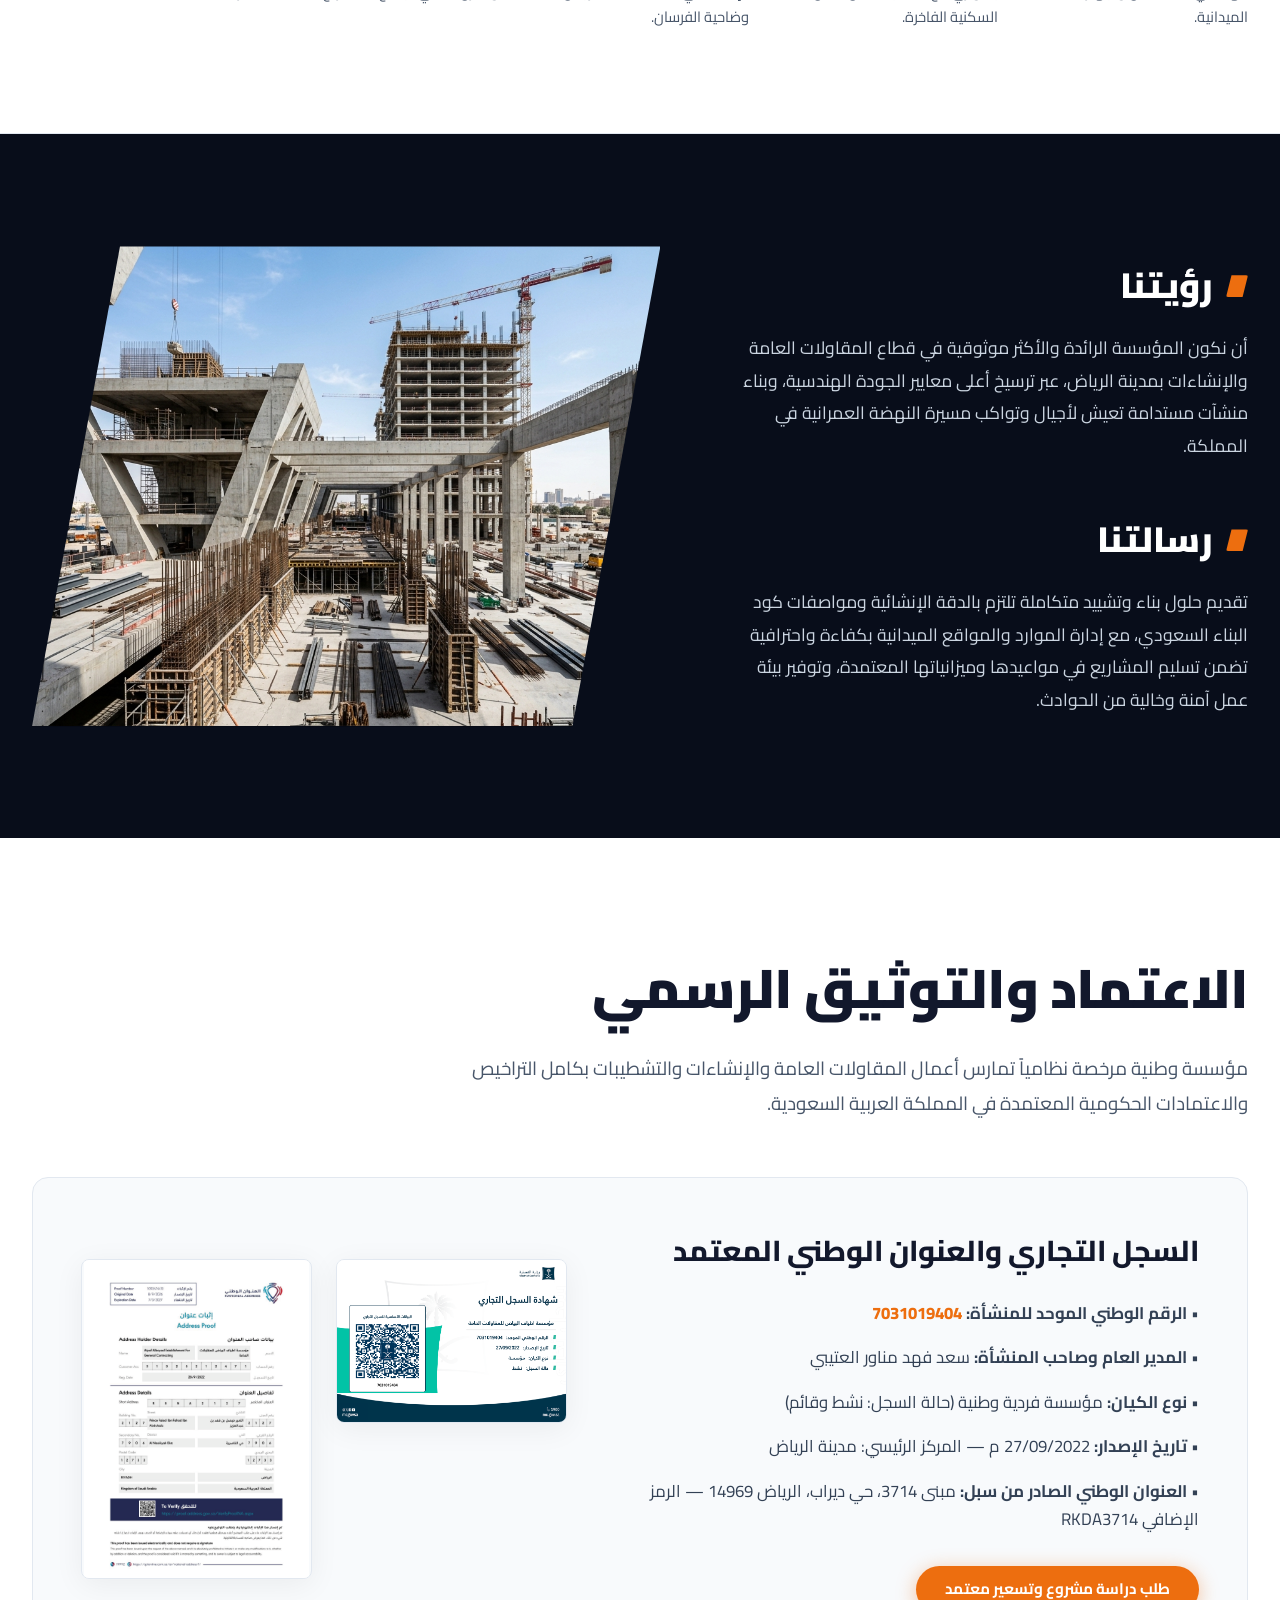
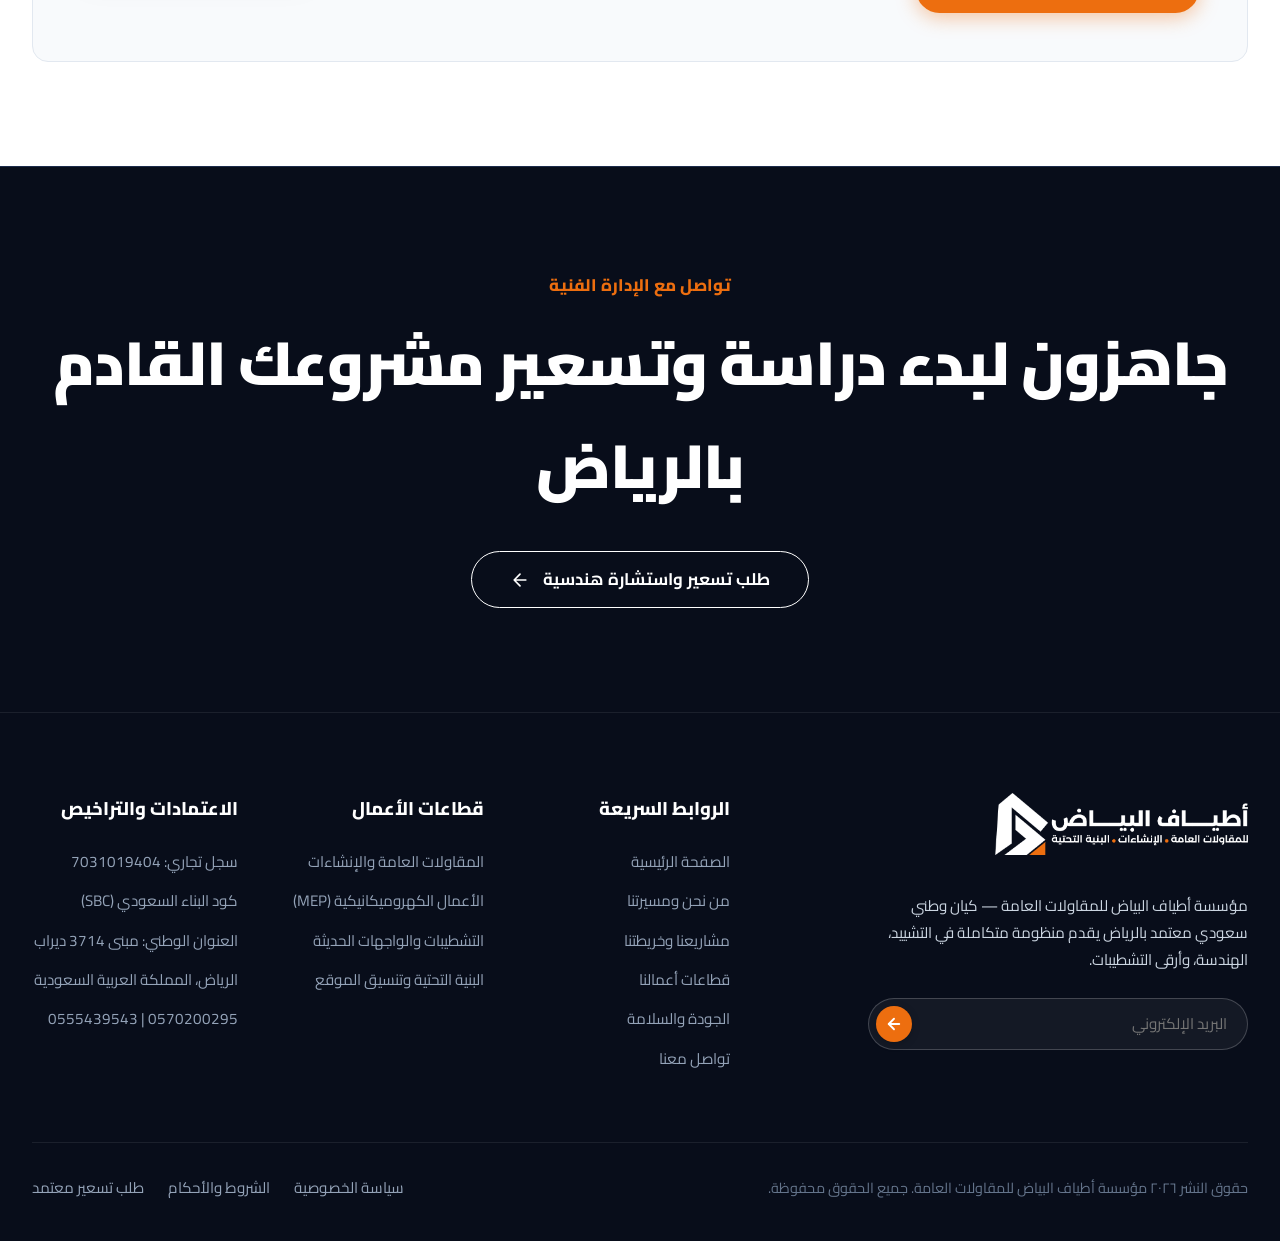
<file: website/about.html>
<!DOCTYPE html>
<html lang="ar" dir="rtl">
<head>
  <meta charset="UTF-8">
  <meta http-equiv="Cache-Control" content="no-cache, no-store, must-revalidate">
  <meta http-equiv="Pragma" content="no-cache">
  <meta http-equiv="Expires" content="0">
  <meta name="viewport" content="width=device-width, initial-scale=1.0">
  <title>من نحن | مؤسسة أطياف البياض للمقاولات العامة</title>
  <meta name="description" content="تعرف على مسيرة وقصة مؤسسة أطياف البياض للمقاولات العامة، رؤيتنا، رسالتنا، وسجلنا التجاري المعتمد.">
  <link rel="stylesheet" href="css/style.css?v=20260917_v18">
  <link rel="icon" href="images/logo/logo-icon.png">
</head>
<body>
<!-- Atyaf Al-Bayad Architecture Splash Screen / Intro Loader -->
<div class="site-splash-screen" id="siteSplashScreen">
  <div class="splash-inner">
    <div class="splash-logo-box">
      <img src="images/logo/logo-square.png" alt="أطياف البياض للمقاولات العامة" class="splash-logo-img">
    </div>
    <div class="splash-progress-bar">
      <div class="splash-progress-fill"></div>
    </div>
  </div>
</div>



<header class="site-header">
  <div class="header-inner">
    <!-- Right Floating Pill -->
    <div class="header-pill">
      <a href="index.html" class="pill-logo">
        <img src="images/logo/logo-icon.png" alt="أطياف البياض">
      </a>
      <button type="button" class="pill-toggle-btn" aria-label="القائمة">
        <svg class="icon-plus" width="18" height="18" viewBox="0 0 24 24" fill="none" stroke="#ffffff" stroke-width="2.8" stroke-linecap="round"><line x1="12" y1="5" x2="12" y2="19"></line><line x1="5" y1="12" x2="19" y2="12"></line></svg>
        <svg class="icon-hamburger" width="18" height="18" viewBox="0 0 24 24" fill="none" stroke="#ffffff" stroke-width="2.5" stroke-linecap="round"><line x1="4" y1="8" x2="20" y2="8"></line><line x1="4" y1="16" x2="20" y2="16"></line></svg>
      </button>
      <nav class="pill-nav">
        <a href="about.html" class="pill-link active">من نحن</a>
        <a href="projects.html" class="pill-link ">مشاريعنا</a>
        <a href="services.html" class="pill-link ">أعمالنا</a>
        <a href="quality-safety.html" class="pill-link ">الجودة والسلامة</a>
        <a href="contact.html" class="pill-link ">اتصل بنا</a>
      </nav>
    </div>
    
    <!-- Left Floating Elements -->
    <div class="header-left">
      <a href="contact.html" class="btn-pill-orange">تواصل معنا</a>
    </div>
  </div>
</header>

<!-- Mobile Navigation Drawer -->
<div class="mobile-nav-drawer">
  <div class="mobile-drawer-header">
    <img src="images/logo/logo-white.png" alt="أطياف البياض" style="height: 38px;">
    <button class="mobile-drawer-close" aria-label="إغلاق">&times;</button>
  </div>
  <div class="mobile-drawer-links">
    <a href="index.html" class="mobile-drawer-link ">الرئيسية</a>
    <a href="about.html" class="mobile-drawer-link active">من نحن</a>
    <a href="projects.html" class="mobile-drawer-link ">مشاريعنا</a>
    <a href="services.html" class="mobile-drawer-link ">أعمالنا</a>
    <a href="quality-safety.html" class="mobile-drawer-link ">الجودة والسلامة</a>
    <a href="contact.html" class="mobile-drawer-link ">اتصل بنا</a>
  </div>
  <div style="margin-top: auto;">
    <a href="contact.html" class="btn-pill-orange" style="width: 100%; justify-content: center;">طلب تسعير مباشر</a>
  </div>
</div>
<div class="drawer-overlay"></div>


<!-- Page Hero -->
<section class="page-hero-banner" style="background-image: url('images/hero-about.jpg');">
  <div class="page-hero-overlay"></div>
  <div class="container">
    <div class="page-hero-content">
      <span class="page-hero-category">عن المؤسسة</span>
      <h1 class="page-hero-title">خبرة هندسية موثوقة في البناء والتشييد</h1>
      <p class="page-hero-desc">
        انطلقت مؤسسة أطياف البياض للمقاولات العامة لتكون شريكاً إنشائياً موثوقاً في العاصمة الرياض، نجمع بين الإشراف الهندسي الميداني المباشر، والتطبيق الصارم لاشتراطات كود البناء السعودي (SBC)، وتقديم ضمانات موثقة تصل إلى 10 سنوات.
      </p>
    </div>
  </div>
</section>

<!-- Timeline Section (قصتنا ومسيرتنا) -->
<section class="timeline-history-section">
  <div class="container">
    <div class="section-header-wrap">
      <div class="heading-with-polygon">
        <span>مسيرتنا وقصة نجاحنا</span>
      </div>
      <p class="section-subtitle-text">
        بدأنا مسيرتنا في مدينة الرياض كمؤسسة وطنية متخصصة تهدف إلى رفع معايير التنفيذ الهندسي في مشاريع البناء والتشييد. ومنذ انطلاقتنا، رسخنا مكانتنا عبر الإشراف الميداني الصارم، والالتزام الدقيق بالجداول الزمنية، وتنفيذ كبرى المشاريع السكنية والتجارية والاستثمارية بأعلى مواصفات الجودة والمتانة.
      </p>
    </div>

    <div class="timeline-history-track">
      <!-- Milestone 2022 -->
      <div class="timeline-step-item">
        <div class="timeline-dot"></div>
        <div class="timeline-year">2022</div>
        <div class="timeline-milestone-title">التأسيس والانطلاقة الرسمية</div>
        <p class="timeline-milestone-desc">تأسيس مؤسسة أطياف البياض للمقاولات العامة بمدينة الرياض، واستخراج السجل التجاري المعتمد رقم 7031019404، وبناء الفريق الهندسي المتخصص وتجهيز المعدات الميدانية.</p>
      </div>

      <!-- Milestone 2023 -->
      <div class="timeline-step-item">
        <div class="timeline-dot"></div>
        <div class="timeline-year">2023</div>
        <div class="timeline-milestone-title">المشاريع الاستثمارية والمنتجعات</div>
        <p class="timeline-milestone-desc">بدء تنفيذ مشاريع نوعية كبرى بالعاصمة، وفي مقدمتها الأعمال الهيكلية لـ «منتجع براعم بيزنس للأعمال والضيافة» بغرب الرياض، بالتوازي مع تنفيذ باقة من الفلل السكنية الفاخرة.</p>
      </div>

      <!-- Milestone 2024 -->
      <div class="timeline-step-item">
        <div class="timeline-dot"></div>
        <div class="timeline-year">2024</div>
        <div class="timeline-milestone-title">التوسع المعماري والواجهات</div>
        <p class="timeline-milestone-desc">توسيع نطاق الأعمال ليشمل تكسيات حجر الرياض الطبيعي النخب الأول، واجهات الكلادينج، والأعمال الكهروميكانيكية (MEP) وشبكات الإطفاء في أحياء الملقا، النرجس، وضاحية الفرسان.</p>
      </div>

      <!-- Milestone 2025 -->
      <div class="timeline-step-item">
        <div class="timeline-dot"></div>
        <div class="timeline-year">2025</div>
        <div class="timeline-milestone-title">كود البناء والضمانات الإنشائية</div>
        <p class="timeline-milestone-desc">التطبيق الشامل لمنظومة كود البناء السعودي (SBC)، وتوثيق شهادات ضمان معتمدة وموثقة لمدة 10 سنوات على سلامة الهياكل الخرسانية والعزل المائي لجميع المشاريع.</p>
      </div>

      <!-- Milestone 2026 -->
      <div class="timeline-step-item">
        <div class="timeline-dot"></div>
        <div class="timeline-year">2026</div>
        <div class="timeline-milestone-title">الريادة وعقود تسليم المفتاح</div>
        <p class="timeline-milestone-desc">التوسع في تنفيذ عقود تسليم المفتاح المتكاملة والمشاريع الكبرى في كافة قطاعات الرياض، مع تطوير آليات الرقابة وضبط الجودة الهندسية الرقمية.</p>
      </div>
    </div>
  </div>
</section>

<!-- Vision & Mission -->
<section class="vision-content-section">
  <div class="container">
    <div class="vision-grid-layout">
      <!-- Right/Top Text Blocks -->
      <div class="vision-content-box">
        <div class="vision-block">
          <h2 class="vision-block-title">رؤيتنا</h2>
          <p class="vision-block-text">
            أن نكون المؤسسة الرائدة والأكثر موثوقية في قطاع المقاولات العامة والإنشاءات بمدينة الرياض، عبر ترسيخ أعلى معايير الجودة الهندسية، وبناء منشآت مستدامة تعيش لأجيال وتواكب مسيرة النهضة العمرانية في المملكة.
          </p>
        </div>

        <div class="vision-block">
          <h2 class="vision-block-title">رسالتنا</h2>
          <p class="vision-block-text">
            تقديم حلول بناء وتشييد متكاملة تلتزم بالدقة الإنشائية ومواصفات كود البناء السعودي، مع إدارة الموارد والمواقع الميدانية بكفاءة واحترافية تضمن تسليم المشاريع في مواعيدها وميزانياتها المعتمدة، وتوفير بيئة عمل آمنة وخالية من الحوادث.
          </p>
        </div>
      </div>

      <!-- Diagonal Architectural Photo Frame -->
      <div class="diagonal-frame-wrap">
        <img src="images/vision-diagonal.jpg" alt="كوادر أطياف البياض الهندسية">
      </div>
    </div>
  </div>
</section>

<!-- Official Certificates & Commercial Register Section -->
<section class="site-content-section">
  <div class="container">
    <div class="section-header-wrap">
      <div class="heading-with-polygon">
        <span>الاعتماد والتوثيق الرسمي</span>
      </div>
      <p class="section-subtitle-text">
        مؤسسة وطنية مرخصة نظامياً تمارس أعمال المقاولات العامة والإنشاءات والتشطيبات بكامل التراخيص والاعتمادات الحكومية المعتمدة في المملكة العربية السعودية.
      </p>
    </div>

    <div class="cr-verification-card">
      <div class="cr-info-side">
        <h3>السجل التجاري والعنوان الوطني المعتمد</h3>
        <div class="cr-meta-list">
          <div>• <strong>الرقم الوطني الموحد للمنشأة:</strong> <span style="color: var(--orange-500); font-weight: 800;">7031019404</span></div>
          <div>• <strong>المدير العام وصاحب المنشأة:</strong> سعد فهد مناور العتيبي</div>
          <div>• <strong>نوع الكيان:</strong> مؤسسة فردية وطنية (حالة السجل: نشط وقائم)</div>
          <div>• <strong>تاريخ الإصدار:</strong> 27/09/2022 م — المركز الرئيسي: مدينة الرياض</div>
          <div>• <strong>العنوان الوطني الصادر من سبل:</strong> مبنى 3714، حي ديراب، الرياض 14969 — الرمز الإضافي RKDA3714</div>
        </div>
        <div style="margin-top: 2rem;">
          <a href="contact.html" class="btn-pill-orange">طلب دراسة مشروع وتسعير معتمد</a>
        </div>
      </div>
      
      <div class="cr-images-side">
        <img src="images/cr-cert.png" alt="السجل التجاري المعتمد" class="cr-cert-img">
        <img src="images/national-address.png" alt="العنوان الوطني المعتمد" class="cr-cert-img">
      </div>
    </div>
  </div>
</section>


<!-- Pre-Footer Call to Action (Atyaf Al-Bayad Architecture) -->
<section class="pre-footer-cta">
  <div class="container">
    <span class="pre-footer-label">تواصل مع الإدارة الفنية</span>
    <h2 class="pre-footer-title">جاهزون لبدء دراسة وتسعير مشروعك القادم بالرياض</h2>
    <a href="contact.html" class="btn-cta-outline">
      <span>طلب تسعير واستشارة هندسية</span>
      <svg width="20" height="20" viewBox="0 0 24 24" fill="none" stroke="currentColor" stroke-width="2" stroke-linecap="round" stroke-linejoin="round"><path d="M19 12H5M12 19l-7-7 7-7"/></svg>
    </a>
  </div>
</section>


<!-- Mega Corporate Footer (Atyaf Al-Bayad Architecture) -->
<footer class="site-footer-corp">
  <div class="container">
    <div class="footer-top-row">
      <div>
        <a href="index.html" class="footer-logo-link" aria-label="أطياف البياض للمقاولات العامة">
          <img src="images/logo/logo-footer.png?v=3" alt="أطياف البياض للمقاولات العامة" class="footer-logo-img">
        </a>
        
        <p style="font-size: 0.95rem; color: var(--slate-300); line-height: 1.8; margin-bottom: 1.5rem; max-width: 380px;">
          مؤسسة أطياف البياض للمقاولات العامة — كيان وطني سعودي معتمد بالرياض يقدم منظومة متكاملة في التشييد، الهندسة، وأرقى التشطيبات.
        </p>
        
        <form class="newsletter-box" onsubmit="return false;">
            <div class="newsletter-field">
    <input type="email" class="newsletter-input" placeholder="البريد الإلكتروني" required>
    <button type="submit" class="newsletter-btn" aria-label="إرسال البريد">
            <svg width="18" height="18" viewBox="0 0 24 24" fill="none" stroke="currentColor" stroke-width="2.5" stroke-linecap="round" stroke-linejoin="round"><line x1="19" y1="12" x2="5" y2="12"></line><polyline points="12 19 5 12 12 5"></polyline></svg>
          </button>
  </div>
  <div class="newsletter-feedback" aria-live="polite"></div>
        </form>

      </div>
      
      <div class="footer-columns-grid">
        <div>
          <h4 class="footer-col-title">الروابط السريعة</h4>
          <div class="footer-links-list">
            <a href="index.html" class="footer-nav-link">الصفحة الرئيسية</a>
            <a href="about.html" class="footer-nav-link">من نحن ومسيرتنا</a>
            <a href="projects.html" class="footer-nav-link">مشاريعنا وخريطتنا</a>
            <a href="services.html" class="footer-nav-link">قطاعات أعمالنا</a>
            <a href="quality-safety.html" class="footer-nav-link">الجودة والسلامة</a>
            <a href="contact.html" class="footer-nav-link">تواصل معنا</a>
          </div>
        </div>
        
        <div>
          <h4 class="footer-col-title">قطاعات الأعمال</h4>
          <div class="footer-links-list">
            <a href="services.html#construction" class="footer-nav-link">المقاولات العامة والإنشاءات</a>
            <a href="services.html#mep" class="footer-nav-link">الأعمال الكهروميكانيكية (MEP)</a>
            <a href="services.html#finishing" class="footer-nav-link">التشطيبات والواجهات الحديثة</a>
            <a href="services.html#infrastructure" class="footer-nav-link">البنية التحتية وتنسيق الموقع</a>
          </div>
        </div>
        
        <div>
          <h4 class="footer-col-title">الاعتمادات والتراخيص</h4>
          <div class="footer-links-list">
            <span class="footer-nav-link">سجل تجاري: 7031019404</span>
            <span class="footer-nav-link">كود البناء السعودي (SBC)</span>
            <span class="footer-nav-link">العنوان الوطني: مبنى 3714 ديراب</span>
            <span class="footer-nav-link">الرياض، المملكة العربية السعودية</span>
            <span class="footer-nav-link" style="direction: ltr; text-align: right;"><a href="tel:+966555439543" style="color: inherit; text-decoration: none;">0555439543</a> | <a href="tel:+966570200295" style="color: inherit; text-decoration: none;">0570200295</a></span>
          </div>
        </div>
      </div>
    </div>
    
    <div class="footer-bottom-bar">
      <div>حقوق النشر ٢٠٢٦ مؤسسة أطياف البياض للمقاولات العامة. جميع الحقوق محفوظة.</div>
      <div style="display: flex; gap: 1.5rem;">
        <a href="javascript:void(0)" class="footer-nav-link js-open-privacy">سياسة الخصوصية</a>
        <a href="javascript:void(0)" class="footer-nav-link js-open-terms">الشروط والأحكام</a>
        <a href="contact.html" class="footer-nav-link">طلب تسعير معتمد</a>
      </div>
    </div>
  </div>
</footer>

<script src="js/main.js?v=20260917_v18"></script>
</body>
</html>
</file>
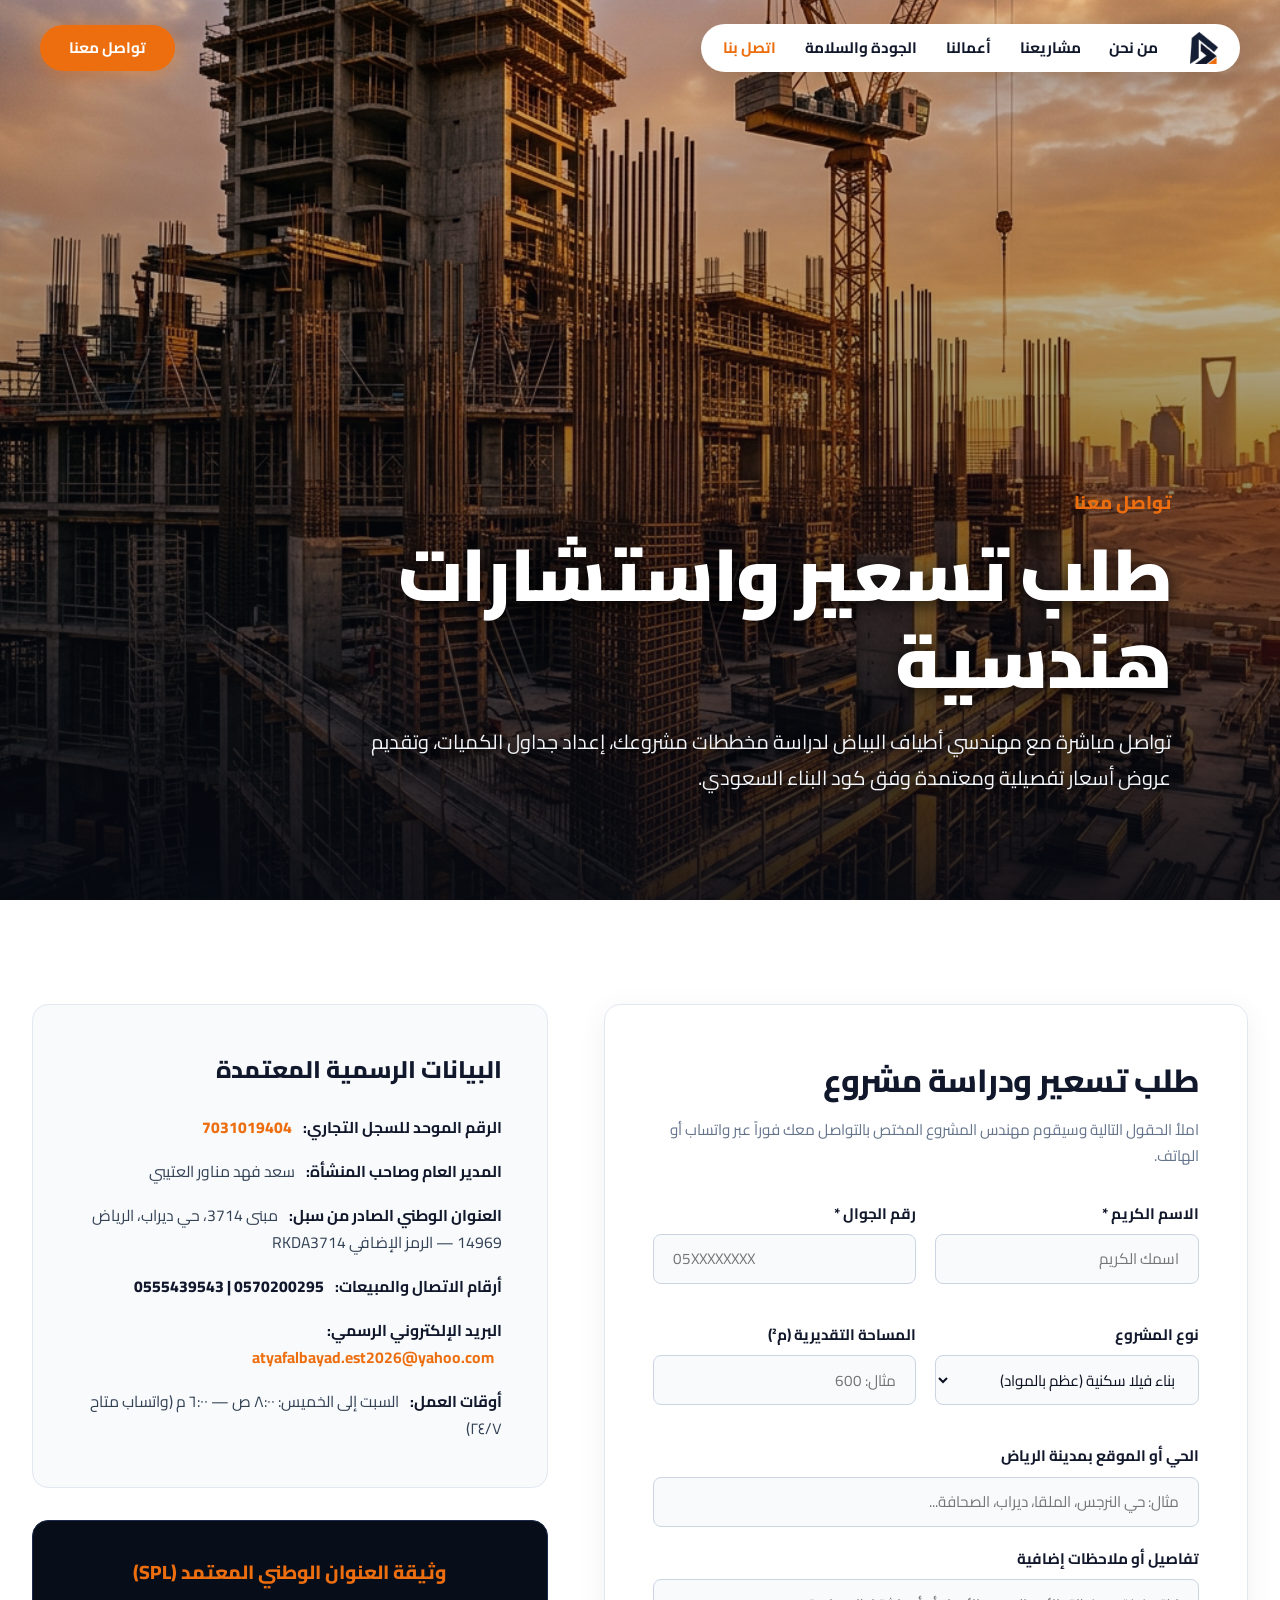
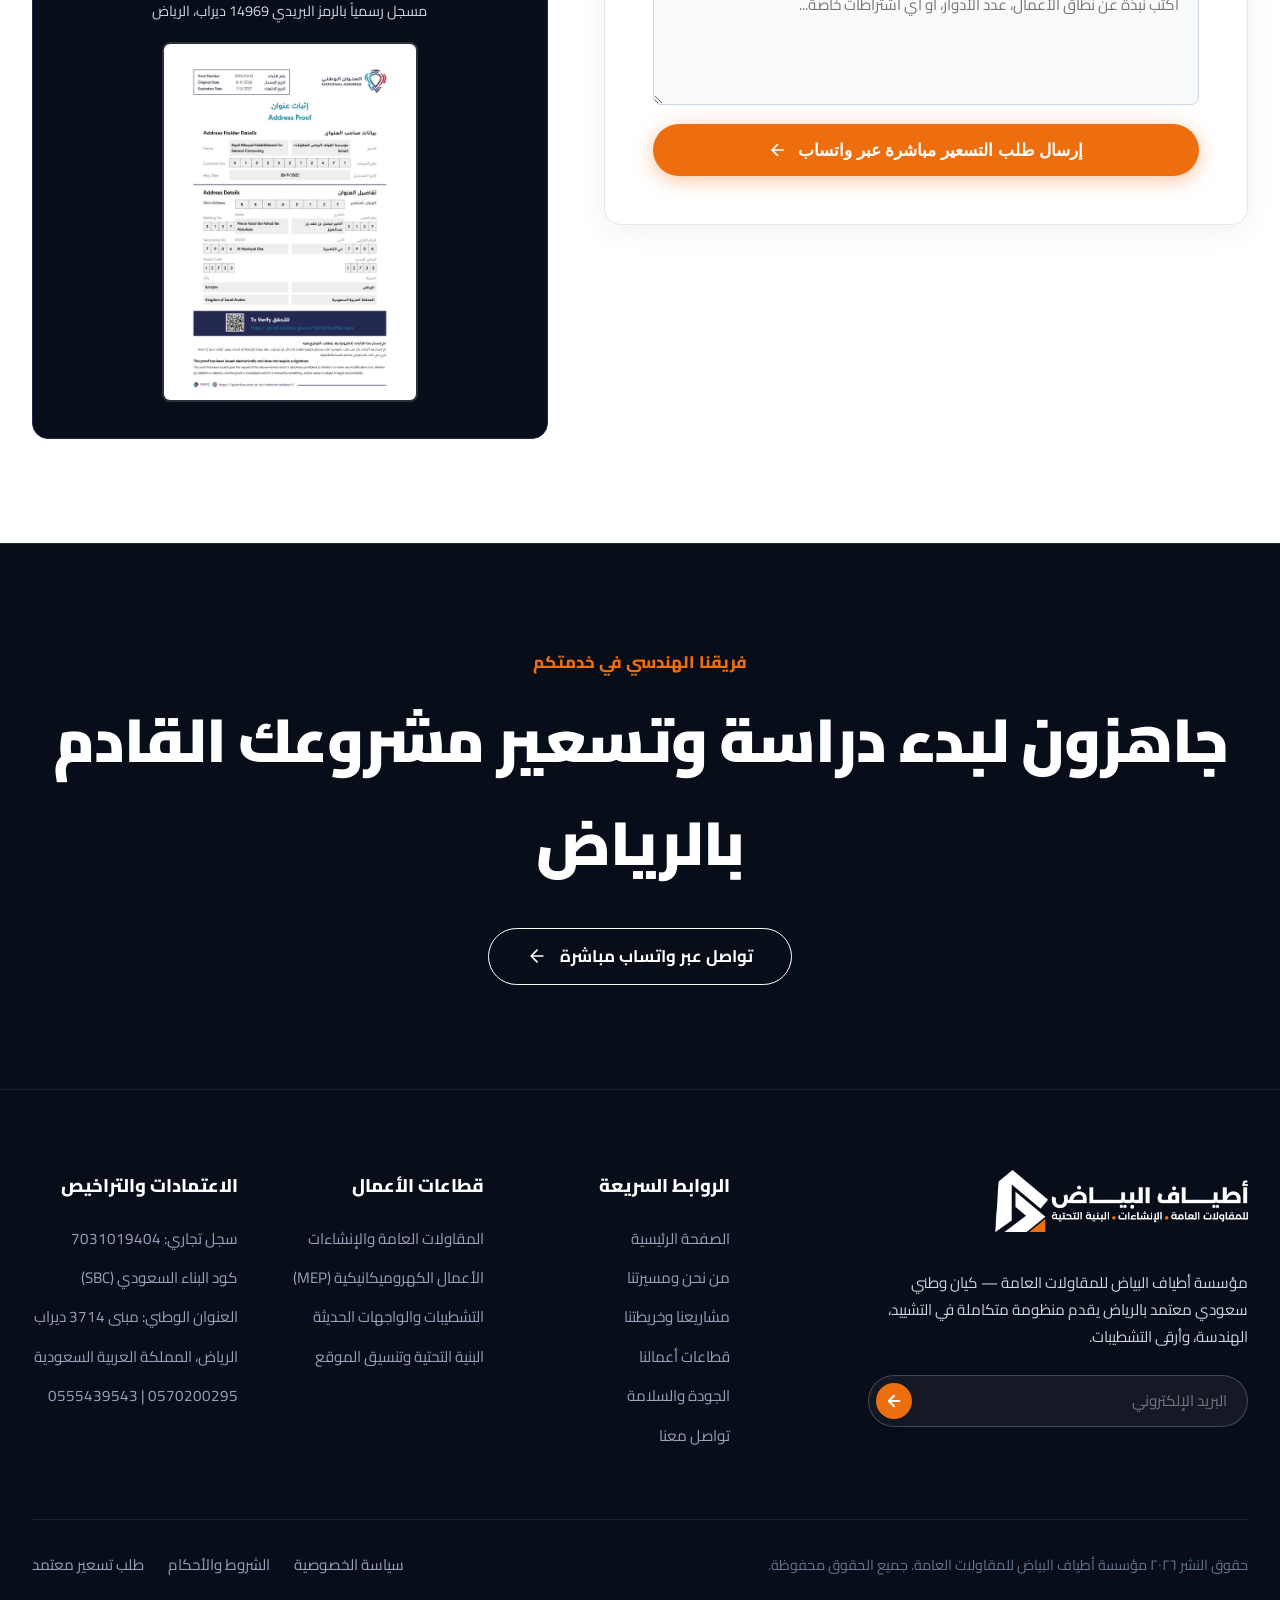
<file: website/contact.html>
<!DOCTYPE html>
<html lang="ar" dir="rtl">
<head>
  <meta charset="UTF-8">
  <meta http-equiv="Cache-Control" content="no-cache, no-store, must-revalidate">
  <meta http-equiv="Pragma" content="no-cache">
  <meta http-equiv="Expires" content="0">
  <meta name="viewport" content="width=device-width, initial-scale=1.0">
  <title>اتصل بنا وطلب تسعير | مؤسسة أطياف البياض للمقاولات العامة</title>
  <meta name="description" content="تواصل مع إدارة مؤسسة أطياف البياض للمقاولات بالرياض واطلب دراسة تسعير هندسية فورية لمشروعك.">
  <link rel="stylesheet" href="css/style.css?v=20260917_v18">
  <link rel="icon" href="images/logo/logo-icon.png">
</head>
<body>
<!-- Atyaf Al-Bayad Architecture Splash Screen / Intro Loader -->
<div class="site-splash-screen" id="siteSplashScreen">
  <div class="splash-inner">
    <div class="splash-logo-box">
      <img src="images/logo/logo-square.png" alt="أطياف البياض للمقاولات العامة" class="splash-logo-img">
    </div>
    <div class="splash-progress-bar">
      <div class="splash-progress-fill"></div>
    </div>
  </div>
</div>



<header class="site-header">
  <div class="header-inner">
    <!-- Right Floating Pill -->
    <div class="header-pill">
      <a href="index.html" class="pill-logo">
        <img src="images/logo/logo-icon.png" alt="أطياف البياض">
      </a>
      <button type="button" class="pill-toggle-btn" aria-label="القائمة">
        <svg class="icon-plus" width="18" height="18" viewBox="0 0 24 24" fill="none" stroke="#ffffff" stroke-width="2.8" stroke-linecap="round"><line x1="12" y1="5" x2="12" y2="19"></line><line x1="5" y1="12" x2="19" y2="12"></line></svg>
        <svg class="icon-hamburger" width="18" height="18" viewBox="0 0 24 24" fill="none" stroke="#ffffff" stroke-width="2.5" stroke-linecap="round"><line x1="4" y1="8" x2="20" y2="8"></line><line x1="4" y1="16" x2="20" y2="16"></line></svg>
      </button>
      <nav class="pill-nav">
        <a href="about.html" class="pill-link ">من نحن</a>
        <a href="projects.html" class="pill-link ">مشاريعنا</a>
        <a href="services.html" class="pill-link ">أعمالنا</a>
        <a href="quality-safety.html" class="pill-link ">الجودة والسلامة</a>
        <a href="contact.html" class="pill-link active">اتصل بنا</a>
      </nav>
    </div>
    
    <!-- Left Floating Elements -->
    <div class="header-left">
      <a href="contact.html" class="btn-pill-orange">تواصل معنا</a>
    </div>
  </div>
</header>

<!-- Mobile Navigation Drawer -->
<div class="mobile-nav-drawer">
  <div class="mobile-drawer-header">
    <img src="images/logo/logo-white.png" alt="أطياف البياض" style="height: 38px;">
    <button class="mobile-drawer-close" aria-label="إغلاق">&times;</button>
  </div>
  <div class="mobile-drawer-links">
    <a href="index.html" class="mobile-drawer-link ">الرئيسية</a>
    <a href="about.html" class="mobile-drawer-link ">من نحن</a>
    <a href="projects.html" class="mobile-drawer-link ">مشاريعنا</a>
    <a href="services.html" class="mobile-drawer-link ">أعمالنا</a>
    <a href="quality-safety.html" class="mobile-drawer-link ">الجودة والسلامة</a>
    <a href="contact.html" class="mobile-drawer-link active">اتصل بنا</a>
  </div>
  <div style="margin-top: auto;">
    <a href="contact.html" class="btn-pill-orange" style="width: 100%; justify-content: center;">طلب تسعير مباشر</a>
  </div>
</div>
<div class="drawer-overlay"></div>


<!-- Page Hero -->
<section class="page-hero-banner" style="background-image: url('images/hero-about.jpg');">
  <div class="page-hero-overlay"></div>
  <div class="container">
    <div class="page-hero-content">
      <span class="page-hero-category">تواصل معنا</span>
      <h1 class="page-hero-title">طلب تسعير واستشارات هندسية</h1>
      <p class="page-hero-desc">
        تواصل مباشرة مع مهندسي أطياف البياض لدراسة مخططات مشروعك، إعداد جداول الكميات، وتقديم عروض أسعار تفصيلية ومعتمدة وفق كود البناء السعودي.
      </p>
    </div>
  </div>
</section>

<!-- Contact Form & Info Grid -->
<section class="site-content-section">
  <div class="container">
    <div class="contact-layout-grid">
      <!-- Direct Quote Form -->
      <div class="contact-form-card">
        <div class="contact-form-head">
          <div class="heading-with-polygon contact-form-title">
            <span>طلب تسعير ودراسة مشروع</span>
          </div>
          <p class="contact-form-desc">
            املأ الحقول التالية وسيقوم مهندس المشروع المختص بالتواصل معك فوراً عبر واتساب أو الهاتف.
          </p>
        </div>
        
        <form id="quoteForm">
          <div class="form-grid-2col">
            <div class="form-group">
              <label class="form-label" for="qName">الاسم الكريم *</label>
              <input type="text" id="qName" required placeholder="اسمك الكريم" class="form-control">
            </div>
            <div class="form-group">
              <label class="form-label" for="qPhone">رقم الجوال *</label>
              <input type="tel" id="qPhone" required placeholder="05XXXXXXXX" class="form-control">
            </div>
          </div>

          <div class="form-grid-2col">
            <div class="form-group">
              <label class="form-label" for="qType">نوع المشروع</label>
              <select id="qType" class="form-control">
                <option value="بناء فيلا سكنية (عظم بالمواد)">بناء فيلا سكنية (عظم بالمواد)</option>
                <option value="بناء فيلا سكنية (تسليم مفتاح)">بناء فيلا سكنية (تسليم مفتاح)</option>
                <option value="عمارة سكنية / مكاتب تجارية">عمارة سكنية / مكاتب تجارية</option>
                <option value="تشطيبات معمارية وواجهات">تشطيبات معمارية وواجهات</option>
                <option value="أعمال كهروميكانيكية MEP">أعمال كهروميكانيكية MEP</option>
                <option value="مشروع مقاولات وتأهيل عام">مشروع مقاولات وتأهيل عام</option>
              </select>
            </div>
            <div class="form-group">
              <label class="form-label" for="qArea">المساحة التقديرية (م²)</label>
              <input type="number" id="qArea" placeholder="مثال: 600" class="form-control">
            </div>
          </div>

          <div class="form-group">
            <label class="form-label" for="qDistrict">الحي أو الموقع بمدينة الرياض</label>
            <input type="text" id="qDistrict" placeholder="مثال: حي النرجس، الملقا، ديراب، الصحافة..." class="form-control">
          </div>

          <div class="form-group">
            <label class="form-label" for="qNotes">تفاصيل أو ملاحظات إضافية</label>
            <textarea id="qNotes" rows="4" placeholder="اكتب نبذة عن نطاق الأعمال، عدد الأدوار، أو أي اشتراطات خاصة..." class="form-textarea"></textarea>
          </div>

          <button type="submit" class="btn-pill-orange btn-quote-submit">
            <span>إرسال طلب التسعير مباشرة عبر واتساب</span>
            <svg width="20" height="20" viewBox="0 0 24 24" fill="none" stroke="currentColor" stroke-width="2"><path d="M19 12H5M12 19l-7-7 7-7"/></svg>
          </button>
        </form>
      </div>

      <!-- Official Contacts & National Address -->
      <div>
        <div class="official-info-card">
          <h3 class="official-info-title">البيانات الرسمية المعتمدة</h3>
          
          <div class="info-meta-list">
            <div class="info-meta-item">
              <strong>الرقم الموحد للسجل التجاري:</strong>
              <span style="color: var(--orange-500); font-weight: 800; margin-right: 0.5rem;">7031019404</span>
            </div>
            <div class="info-meta-item">
              <strong>المدير العام وصاحب المنشأة:</strong>
              <span style="margin-right: 0.5rem;">سعد فهد مناور العتيبي</span>
            </div>
            <div class="info-meta-item">
              <strong>العنوان الوطني الصادر من سبل:</strong>
              <span style="margin-right: 0.5rem;">مبنى 3714، حي ديراب، الرياض 14969 — الرمز الإضافي RKDA3714</span>
            </div>
            <div class="info-meta-item">
              <strong>أرقام الاتصال والمبيعات:</strong>
              <span style="direction: ltr; text-align: right; display: inline-block; font-weight: 800; color: var(--navy-800); margin-right: 0.5rem;"><a href="tel:+966555439543" style="color: inherit; text-decoration: none;">0555439543</a> | <a href="tel:+966570200295" style="color: inherit; text-decoration: none;">0570200295</a></span>
            </div>
            <div class="info-meta-item">
              <strong>البريد الإلكتروني الرسمي:</strong>
              <span style="margin-right: 0.5rem;"><a href="mailto:atyafalbayad.est2026@yahoo.com" style="color: var(--orange-500); font-weight: 700; text-decoration: none;">atyafalbayad.est2026@yahoo.com</a></span>
            </div>
            <div class="info-meta-item">
              <strong>أوقات العمل:</strong>
              <span style="margin-right: 0.5rem;">السبت إلى الخميس: ٨:٠٠ ص — ٦:٠٠ م (واتساب متاح ٢٤/٧)</span>
            </div>
          </div>
        </div>

        <!-- SPL Document Certificate Box -->
        <div class="spl-doc-card">
          <h4 class="spl-doc-title">وثيقة العنوان الوطني المعتمد (SPL)</h4>
          <p class="spl-doc-sub">مسجل رسمياً بالرمز البريدي 14969 ديراب، الرياض</p>
          <img src="images/national-address.png" alt="العنوان الوطني" class="spl-doc-img">
        </div>
      </div>
    </div>
  </div>
</section>


<!-- Pre-Footer Call to Action (Atyaf Al-Bayad Architecture) -->
<section class="pre-footer-cta">
  <div class="container">
    <span class="pre-footer-label">فريقنا الهندسي في خدمتكم</span>
    <h2 class="pre-footer-title">جاهزون لبدء دراسة وتسعير مشروعك القادم بالرياض</h2>
    <a href="contact.html" class="btn-cta-outline">
      <span>تواصل عبر واتساب مباشرة</span>
      <svg width="20" height="20" viewBox="0 0 24 24" fill="none" stroke="currentColor" stroke-width="2" stroke-linecap="round" stroke-linejoin="round"><path d="M19 12H5M12 19l-7-7 7-7"/></svg>
    </a>
  </div>
</section>


<!-- Mega Corporate Footer (Atyaf Al-Bayad Architecture) -->
<footer class="site-footer-corp">
  <div class="container">
    <div class="footer-top-row">
      <div>
        <a href="index.html" class="footer-logo-link" aria-label="أطياف البياض للمقاولات العامة">
          <img src="images/logo/logo-footer.png?v=3" alt="أطياف البياض للمقاولات العامة" class="footer-logo-img">
        </a>
        
        <p style="font-size: 0.95rem; color: var(--slate-300); line-height: 1.8; margin-bottom: 1.5rem; max-width: 380px;">
          مؤسسة أطياف البياض للمقاولات العامة — كيان وطني سعودي معتمد بالرياض يقدم منظومة متكاملة في التشييد، الهندسة، وأرقى التشطيبات.
        </p>
        
        <form class="newsletter-box" onsubmit="return false;">
            <div class="newsletter-field">
    <input type="email" class="newsletter-input" placeholder="البريد الإلكتروني" required>
    <button type="submit" class="newsletter-btn" aria-label="إرسال البريد">
            <svg width="18" height="18" viewBox="0 0 24 24" fill="none" stroke="currentColor" stroke-width="2.5" stroke-linecap="round" stroke-linejoin="round"><line x1="19" y1="12" x2="5" y2="12"></line><polyline points="12 19 5 12 12 5"></polyline></svg>
          </button>
  </div>
  <div class="newsletter-feedback" aria-live="polite"></div>
        </form>

      </div>
      
      <div class="footer-columns-grid">
        <div>
          <h4 class="footer-col-title">الروابط السريعة</h4>
          <div class="footer-links-list">
            <a href="index.html" class="footer-nav-link">الصفحة الرئيسية</a>
            <a href="about.html" class="footer-nav-link">من نحن ومسيرتنا</a>
            <a href="projects.html" class="footer-nav-link">مشاريعنا وخريطتنا</a>
            <a href="services.html" class="footer-nav-link">قطاعات أعمالنا</a>
            <a href="quality-safety.html" class="footer-nav-link">الجودة والسلامة</a>
            <a href="contact.html" class="footer-nav-link">تواصل معنا</a>
          </div>
        </div>
        
        <div>
          <h4 class="footer-col-title">قطاعات الأعمال</h4>
          <div class="footer-links-list">
            <a href="services.html#construction" class="footer-nav-link">المقاولات العامة والإنشاءات</a>
            <a href="services.html#mep" class="footer-nav-link">الأعمال الكهروميكانيكية (MEP)</a>
            <a href="services.html#finishing" class="footer-nav-link">التشطيبات والواجهات الحديثة</a>
            <a href="services.html#infrastructure" class="footer-nav-link">البنية التحتية وتنسيق الموقع</a>
          </div>
        </div>
        
        <div>
          <h4 class="footer-col-title">الاعتمادات والتراخيص</h4>
          <div class="footer-links-list">
            <span class="footer-nav-link">سجل تجاري: 7031019404</span>
            <span class="footer-nav-link">كود البناء السعودي (SBC)</span>
            <span class="footer-nav-link">العنوان الوطني: مبنى 3714 ديراب</span>
            <span class="footer-nav-link">الرياض، المملكة العربية السعودية</span>
            <span class="footer-nav-link" style="direction: ltr; text-align: right;"><a href="tel:+966555439543" style="color: inherit; text-decoration: none;">0555439543</a> | <a href="tel:+966570200295" style="color: inherit; text-decoration: none;">0570200295</a></span>
          </div>
        </div>
      </div>
    </div>
    
    <div class="footer-bottom-bar">
      <div>حقوق النشر ٢٠٢٦ مؤسسة أطياف البياض للمقاولات العامة. جميع الحقوق محفوظة.</div>
      <div style="display: flex; gap: 1.5rem;">
        <a href="javascript:void(0)" class="footer-nav-link js-open-privacy">سياسة الخصوصية</a>
        <a href="javascript:void(0)" class="footer-nav-link js-open-terms">الشروط والأحكام</a>
        <a href="contact.html" class="footer-nav-link">طلب تسعير معتمد</a>
      </div>
    </div>
  </div>
</footer>

<script src="js/main.js?v=20260917_v18"></script>
</body>
</html>
</file>
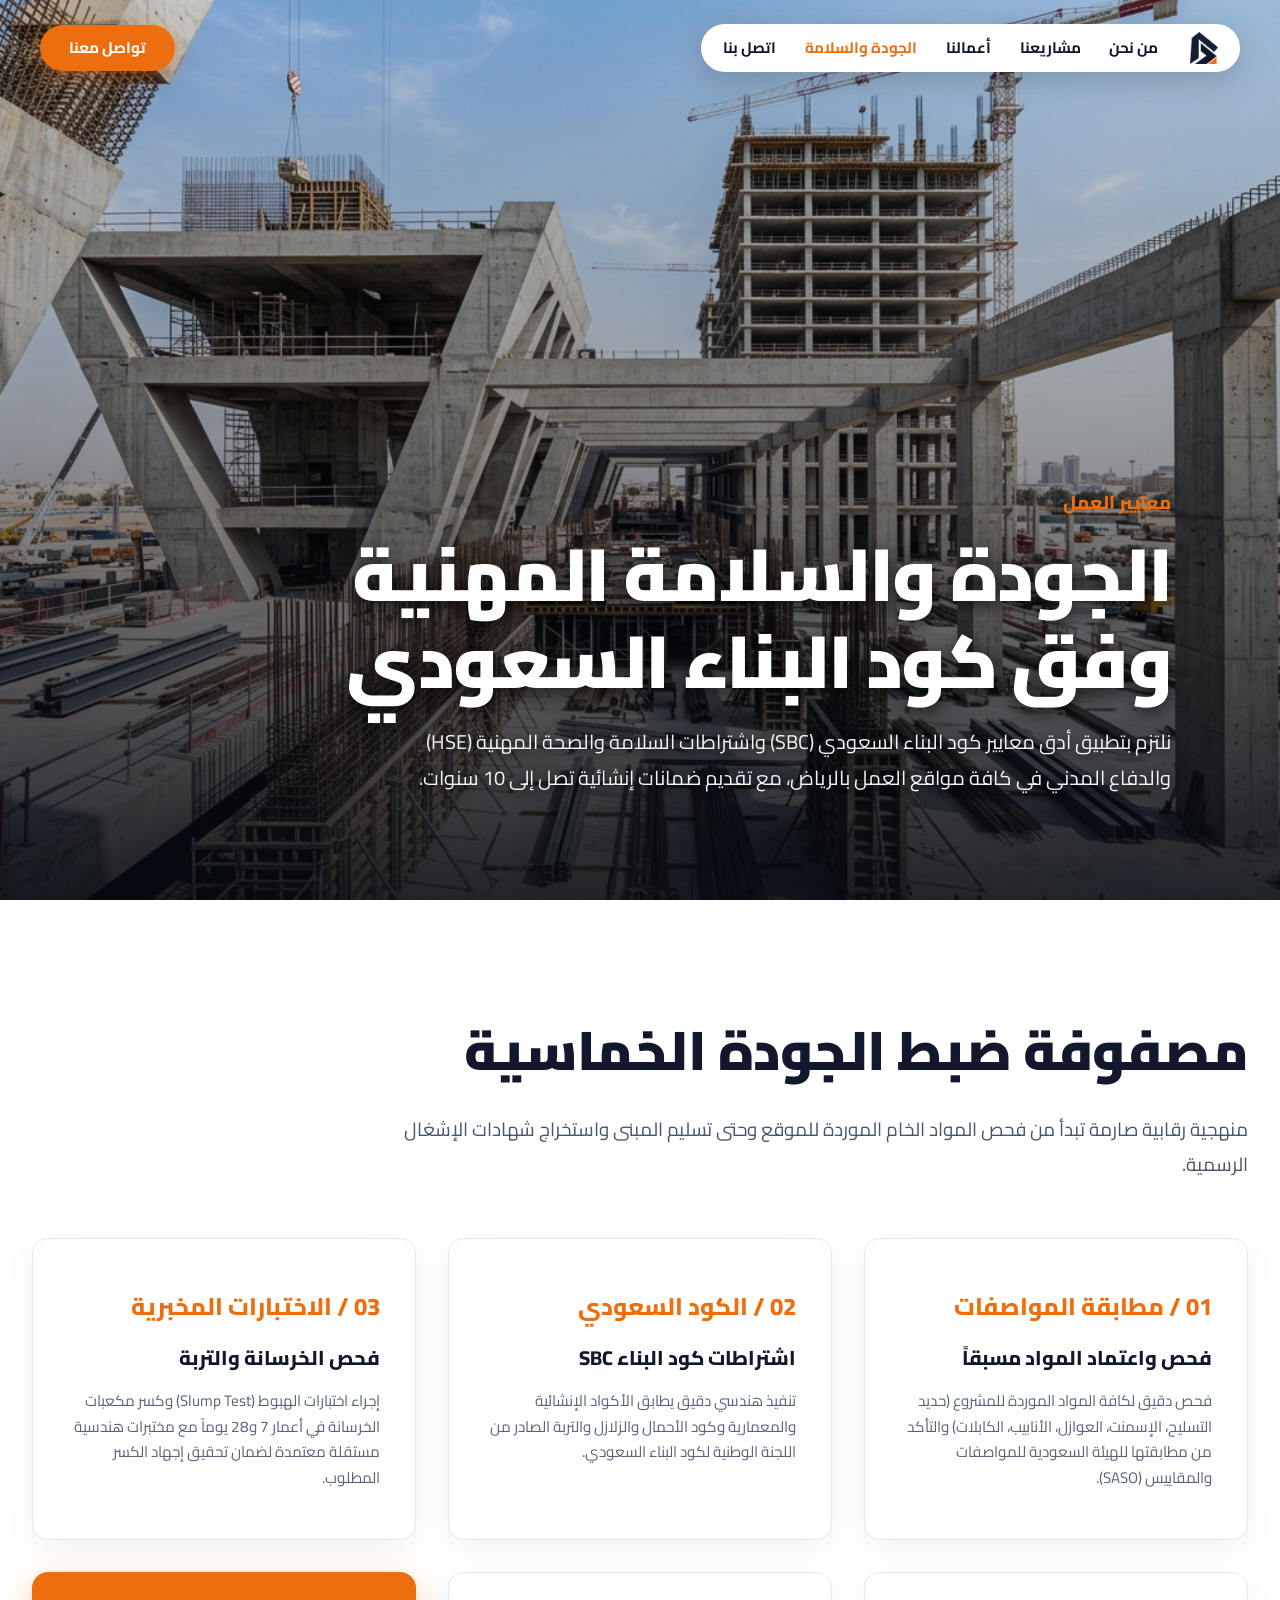
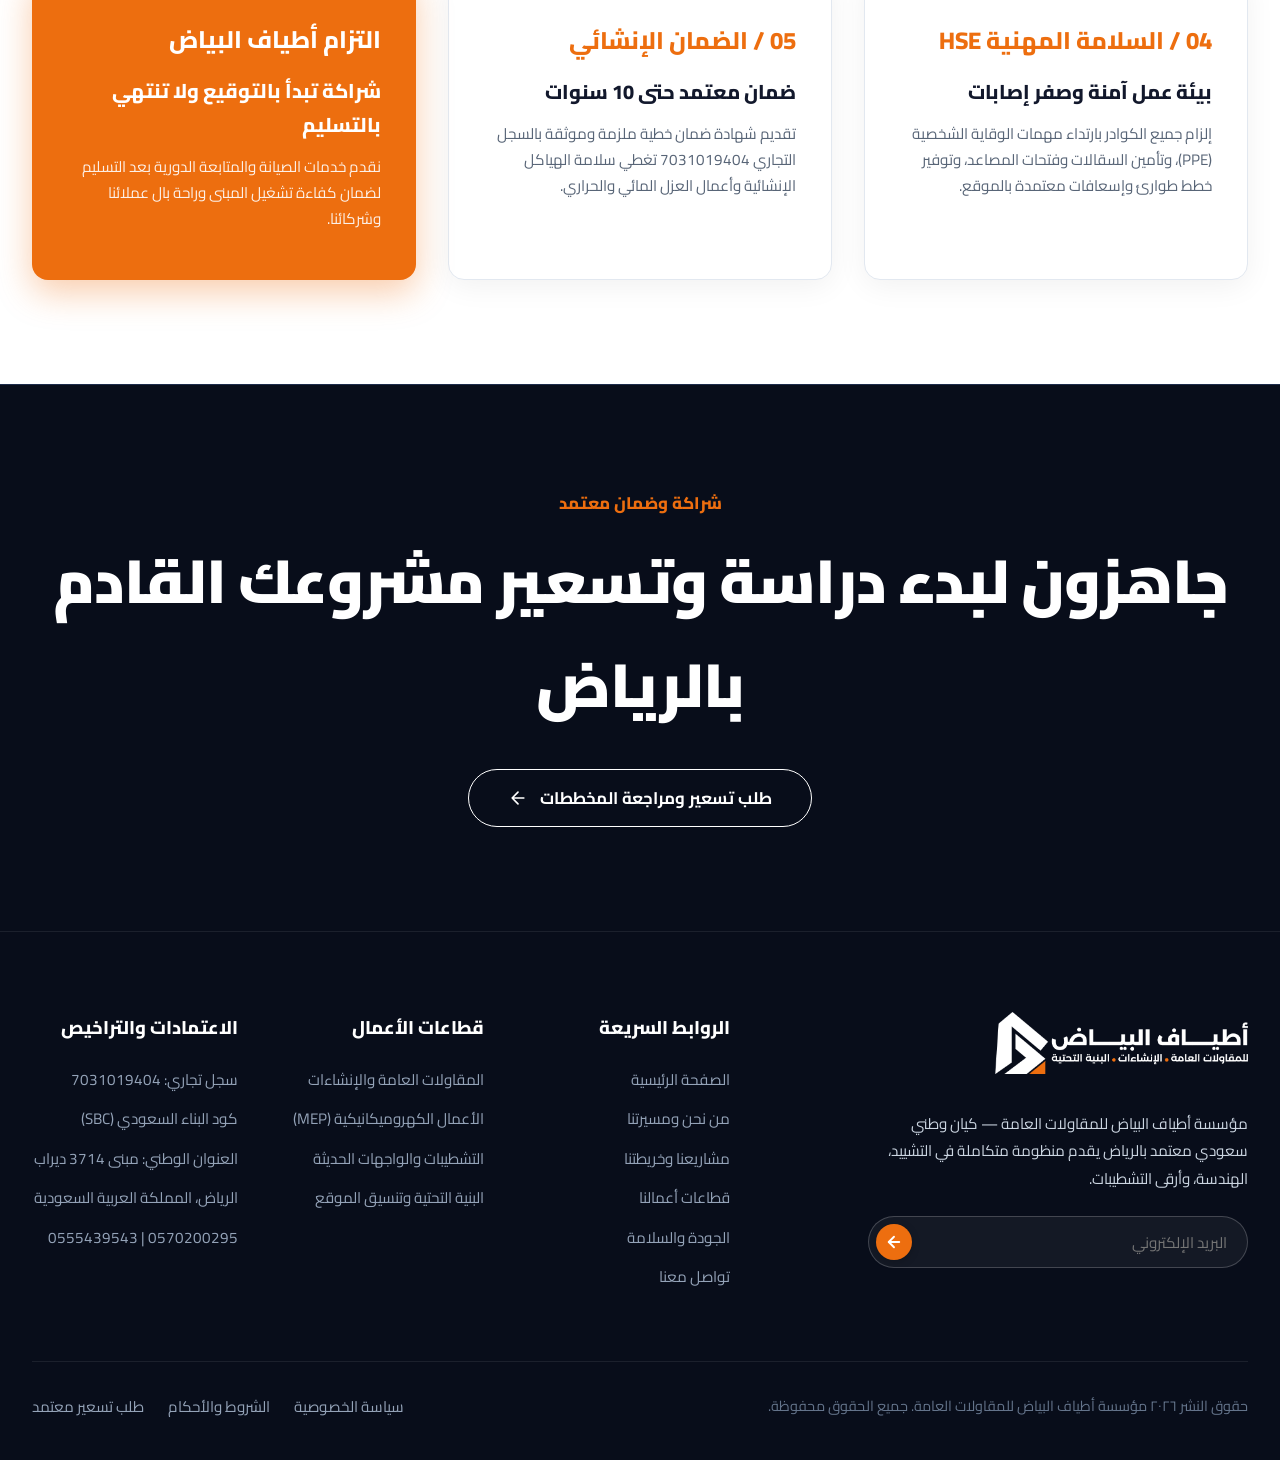
<file: website/quality-safety.html>
<!DOCTYPE html>
<html lang="ar" dir="rtl">
<head>
  <meta charset="UTF-8">
  <meta http-equiv="Cache-Control" content="no-cache, no-store, must-revalidate">
  <meta http-equiv="Pragma" content="no-cache">
  <meta http-equiv="Expires" content="0">
  <meta name="viewport" content="width=device-width, initial-scale=1.0">
  <title>الجودة والسلامة والضمانات | مؤسسة أطياف البياض للمقاولات العامة</title>
  <meta name="description" content="معايير ضبط الجودة، كود البناء السعودي SBC، اشتراطات السلامة المهنية HSE، وضمانات 10 سنوات لمؤسسة أطياف البياض.">
  <link rel="stylesheet" href="css/style.css?v=20260917_v18">
  <link rel="icon" href="images/logo/logo-icon.png">
</head>
<body>
<!-- Atyaf Al-Bayad Architecture Splash Screen / Intro Loader -->
<div class="site-splash-screen" id="siteSplashScreen">
  <div class="splash-inner">
    <div class="splash-logo-box">
      <img src="images/logo/logo-square.png" alt="أطياف البياض للمقاولات العامة" class="splash-logo-img">
    </div>
    <div class="splash-progress-bar">
      <div class="splash-progress-fill"></div>
    </div>
  </div>
</div>



<header class="site-header">
  <div class="header-inner">
    <!-- Right Floating Pill -->
    <div class="header-pill">
      <a href="index.html" class="pill-logo">
        <img src="images/logo/logo-icon.png" alt="أطياف البياض">
      </a>
      <button type="button" class="pill-toggle-btn" aria-label="القائمة">
        <svg class="icon-plus" width="18" height="18" viewBox="0 0 24 24" fill="none" stroke="#ffffff" stroke-width="2.8" stroke-linecap="round"><line x1="12" y1="5" x2="12" y2="19"></line><line x1="5" y1="12" x2="19" y2="12"></line></svg>
        <svg class="icon-hamburger" width="18" height="18" viewBox="0 0 24 24" fill="none" stroke="#ffffff" stroke-width="2.5" stroke-linecap="round"><line x1="4" y1="8" x2="20" y2="8"></line><line x1="4" y1="16" x2="20" y2="16"></line></svg>
      </button>
      <nav class="pill-nav">
        <a href="about.html" class="pill-link ">من نحن</a>
        <a href="projects.html" class="pill-link ">مشاريعنا</a>
        <a href="services.html" class="pill-link ">أعمالنا</a>
        <a href="quality-safety.html" class="pill-link active">الجودة والسلامة</a>
        <a href="contact.html" class="pill-link ">اتصل بنا</a>
      </nav>
    </div>
    
    <!-- Left Floating Elements -->
    <div class="header-left">
      <a href="contact.html" class="btn-pill-orange">تواصل معنا</a>
    </div>
  </div>
</header>

<!-- Mobile Navigation Drawer -->
<div class="mobile-nav-drawer">
  <div class="mobile-drawer-header">
    <img src="images/logo/logo-white.png" alt="أطياف البياض" style="height: 38px;">
    <button class="mobile-drawer-close" aria-label="إغلاق">&times;</button>
  </div>
  <div class="mobile-drawer-links">
    <a href="index.html" class="mobile-drawer-link ">الرئيسية</a>
    <a href="about.html" class="mobile-drawer-link ">من نحن</a>
    <a href="projects.html" class="mobile-drawer-link ">مشاريعنا</a>
    <a href="services.html" class="mobile-drawer-link ">أعمالنا</a>
    <a href="quality-safety.html" class="mobile-drawer-link active">الجودة والسلامة</a>
    <a href="contact.html" class="mobile-drawer-link ">اتصل بنا</a>
  </div>
  <div style="margin-top: auto;">
    <a href="contact.html" class="btn-pill-orange" style="width: 100%; justify-content: center;">طلب تسعير مباشر</a>
  </div>
</div>
<div class="drawer-overlay"></div>


<!-- Page Hero -->
<section class="page-hero-banner" style="background-image: url('images/vision-diagonal.jpg');">
  <div class="page-hero-overlay"></div>
  <div class="container">
    <div class="page-hero-content">
      <span class="page-hero-category">معايير العمل</span>
      <h1 class="page-hero-title">الجودة والسلامة المهنية وفق كود البناء السعودي</h1>
      <p class="page-hero-desc">
        نلتزم بتطبيق أدق معايير كود البناء السعودي (SBC) واشتراطات السلامة والصحة المهنية (HSE) والدفاع المدني في كافة مواقع العمل بالرياض، مع تقديم ضمانات إنشائية تصل إلى 10 سنوات.
      </p>
    </div>
  </div>
</section>

<!-- Quality Matrix (Clean White Cards) -->
<section class="site-content-section">
  <div class="container">
    <div class="section-header-wrap">
      <div class="heading-with-polygon">
        <span>مصفوفة ضبط الجودة الخماسية</span>
      </div>
      <p class="section-subtitle-text">
        منهجية رقابية صارمة تبدأ من فحص المواد الخام الموردة للموقع وحتى تسليم المبنى واستخراج شهادات الإشغال الرسمية.
      </p>
    </div>

    <div class="quality-matrix-grid">
      <div class="fact-card-item fact-card-white">
        <div style="font-size: 1.5rem; font-weight: 800; color: var(--orange-500); margin-bottom: 0.8rem;">01 / مطابقة المواصفات</div>
        <h3 class="fact-card-title">فحص واعتماد المواد مسبقاً</h3>
        <p class="fact-card-p">فحص دقيق لكافة المواد الموردة للمشروع (حديد التسليح، الإسمنت، العوازل، الأنابيب، الكابلات) والتأكد من مطابقتها للهيئة السعودية للمواصفات والمقاييس (SASO).</p>
      </div>

      <div class="fact-card-item fact-card-white">
        <div style="font-size: 1.5rem; font-weight: 800; color: var(--orange-500); margin-bottom: 0.8rem;">02 / الكود السعودي</div>
        <h3 class="fact-card-title">اشتراطات كود البناء SBC</h3>
        <p class="fact-card-p">تنفيذ هندسي دقيق يطابق الأكواد الإنشائية والمعمارية وكود الأحمال والزلازل والتربة الصادر من اللجنة الوطنية لكود البناء السعودي.</p>
      </div>

      <div class="fact-card-item fact-card-white">
        <div style="font-size: 1.5rem; font-weight: 800; color: var(--orange-500); margin-bottom: 0.8rem;">03 / الاختبارات المخبرية</div>
        <h3 class="fact-card-title">فحص الخرسانة والتربة</h3>
        <p class="fact-card-p">إجراء اختبارات الهبوط (Slump Test) وكسر مكعبات الخرسانة في أعمار 7 و28 يوماً مع مختبرات هندسية مستقلة معتمدة لضمان تحقيق إجهاد الكسر المطلوب.</p>
      </div>

      <div class="fact-card-item fact-card-white">
        <div style="font-size: 1.5rem; font-weight: 800; color: var(--orange-500); margin-bottom: 0.8rem;">04 / السلامة المهنية HSE</div>
        <h3 class="fact-card-title">بيئة عمل آمنة وصفر إصابات</h3>
        <p class="fact-card-p">إلزام جميع الكوادر بارتداء مهمات الوقاية الشخصية (PPE)، وتأمين السقالات وفتحات المصاعد، وتوفير خطط طوارئ وإسعافات معتمدة بالموقع.</p>
      </div>

      <div class="fact-card-item fact-card-white">
        <div style="font-size: 1.5rem; font-weight: 800; color: var(--orange-500); margin-bottom: 0.8rem;">05 / الضمان الإنشائي</div>
        <h3 class="fact-card-title">ضمان معتمد حتى 10 سنوات</h3>
        <p class="fact-card-p">تقديم شهادة ضمان خطية ملزمة وموثقة بالسجل التجاري 7031019404 تغطي سلامة الهياكل الإنشائية وأعمال العزل المائي والحراري.</p>
      </div>

      <div class="fact-card-item fact-card-orange">
        <div style="font-size: 1.5rem; font-weight: 800; color: var(--white); margin-bottom: 0.8rem;">التزام أطياف البياض</div>
        <h3 class="fact-card-title">شراكة تبدأ بالتوقيع ولا تنتهي بالتسليم</h3>
        <p class="fact-card-p">نقدم خدمات الصيانة والمتابعة الدورية بعد التسليم لضمان كفاءة تشغيل المبنى وراحة بال عملائنا وشركائنا.</p>
      </div>
    </div>
  </div>
</section>


<!-- Pre-Footer Call to Action (Atyaf Al-Bayad Architecture) -->
<section class="pre-footer-cta">
  <div class="container">
    <span class="pre-footer-label">شراكة وضمان معتمد</span>
    <h2 class="pre-footer-title">جاهزون لبدء دراسة وتسعير مشروعك القادم بالرياض</h2>
    <a href="contact.html" class="btn-cta-outline">
      <span>طلب تسعير ومراجعة المخططات</span>
      <svg width="20" height="20" viewBox="0 0 24 24" fill="none" stroke="currentColor" stroke-width="2" stroke-linecap="round" stroke-linejoin="round"><path d="M19 12H5M12 19l-7-7 7-7"/></svg>
    </a>
  </div>
</section>


<!-- Mega Corporate Footer (Atyaf Al-Bayad Architecture) -->
<footer class="site-footer-corp">
  <div class="container">
    <div class="footer-top-row">
      <div>
        <a href="index.html" class="footer-logo-link" aria-label="أطياف البياض للمقاولات العامة">
          <img src="images/logo/logo-footer.png?v=3" alt="أطياف البياض للمقاولات العامة" class="footer-logo-img">
        </a>
        
        <p style="font-size: 0.95rem; color: var(--slate-300); line-height: 1.8; margin-bottom: 1.5rem; max-width: 380px;">
          مؤسسة أطياف البياض للمقاولات العامة — كيان وطني سعودي معتمد بالرياض يقدم منظومة متكاملة في التشييد، الهندسة، وأرقى التشطيبات.
        </p>
        
        <form class="newsletter-box" onsubmit="return false;">
            <div class="newsletter-field">
    <input type="email" class="newsletter-input" placeholder="البريد الإلكتروني" required>
    <button type="submit" class="newsletter-btn" aria-label="إرسال البريد">
            <svg width="18" height="18" viewBox="0 0 24 24" fill="none" stroke="currentColor" stroke-width="2.5" stroke-linecap="round" stroke-linejoin="round"><line x1="19" y1="12" x2="5" y2="12"></line><polyline points="12 19 5 12 12 5"></polyline></svg>
          </button>
  </div>
  <div class="newsletter-feedback" aria-live="polite"></div>
        </form>

      </div>
      
      <div class="footer-columns-grid">
        <div>
          <h4 class="footer-col-title">الروابط السريعة</h4>
          <div class="footer-links-list">
            <a href="index.html" class="footer-nav-link">الصفحة الرئيسية</a>
            <a href="about.html" class="footer-nav-link">من نحن ومسيرتنا</a>
            <a href="projects.html" class="footer-nav-link">مشاريعنا وخريطتنا</a>
            <a href="services.html" class="footer-nav-link">قطاعات أعمالنا</a>
            <a href="quality-safety.html" class="footer-nav-link">الجودة والسلامة</a>
            <a href="contact.html" class="footer-nav-link">تواصل معنا</a>
          </div>
        </div>
        
        <div>
          <h4 class="footer-col-title">قطاعات الأعمال</h4>
          <div class="footer-links-list">
            <a href="services.html#construction" class="footer-nav-link">المقاولات العامة والإنشاءات</a>
            <a href="services.html#mep" class="footer-nav-link">الأعمال الكهروميكانيكية (MEP)</a>
            <a href="services.html#finishing" class="footer-nav-link">التشطيبات والواجهات الحديثة</a>
            <a href="services.html#infrastructure" class="footer-nav-link">البنية التحتية وتنسيق الموقع</a>
          </div>
        </div>
        
        <div>
          <h4 class="footer-col-title">الاعتمادات والتراخيص</h4>
          <div class="footer-links-list">
            <span class="footer-nav-link">سجل تجاري: 7031019404</span>
            <span class="footer-nav-link">كود البناء السعودي (SBC)</span>
            <span class="footer-nav-link">العنوان الوطني: مبنى 3714 ديراب</span>
            <span class="footer-nav-link">الرياض، المملكة العربية السعودية</span>
            <span class="footer-nav-link" style="direction: ltr; text-align: right;"><a href="tel:+966555439543" style="color: inherit; text-decoration: none;">0555439543</a> | <a href="tel:+966570200295" style="color: inherit; text-decoration: none;">0570200295</a></span>
          </div>
        </div>
      </div>
    </div>
    
    <div class="footer-bottom-bar">
      <div>حقوق النشر ٢٠٢٦ مؤسسة أطياف البياض للمقاولات العامة. جميع الحقوق محفوظة.</div>
      <div style="display: flex; gap: 1.5rem;">
        <a href="javascript:void(0)" class="footer-nav-link js-open-privacy">سياسة الخصوصية</a>
        <a href="javascript:void(0)" class="footer-nav-link js-open-terms">الشروط والأحكام</a>
        <a href="contact.html" class="footer-nav-link">طلب تسعير معتمد</a>
      </div>
    </div>
  </div>
</footer>

<script src="js/main.js?v=20260917_v18"></script>
</body>
</html>
</file>
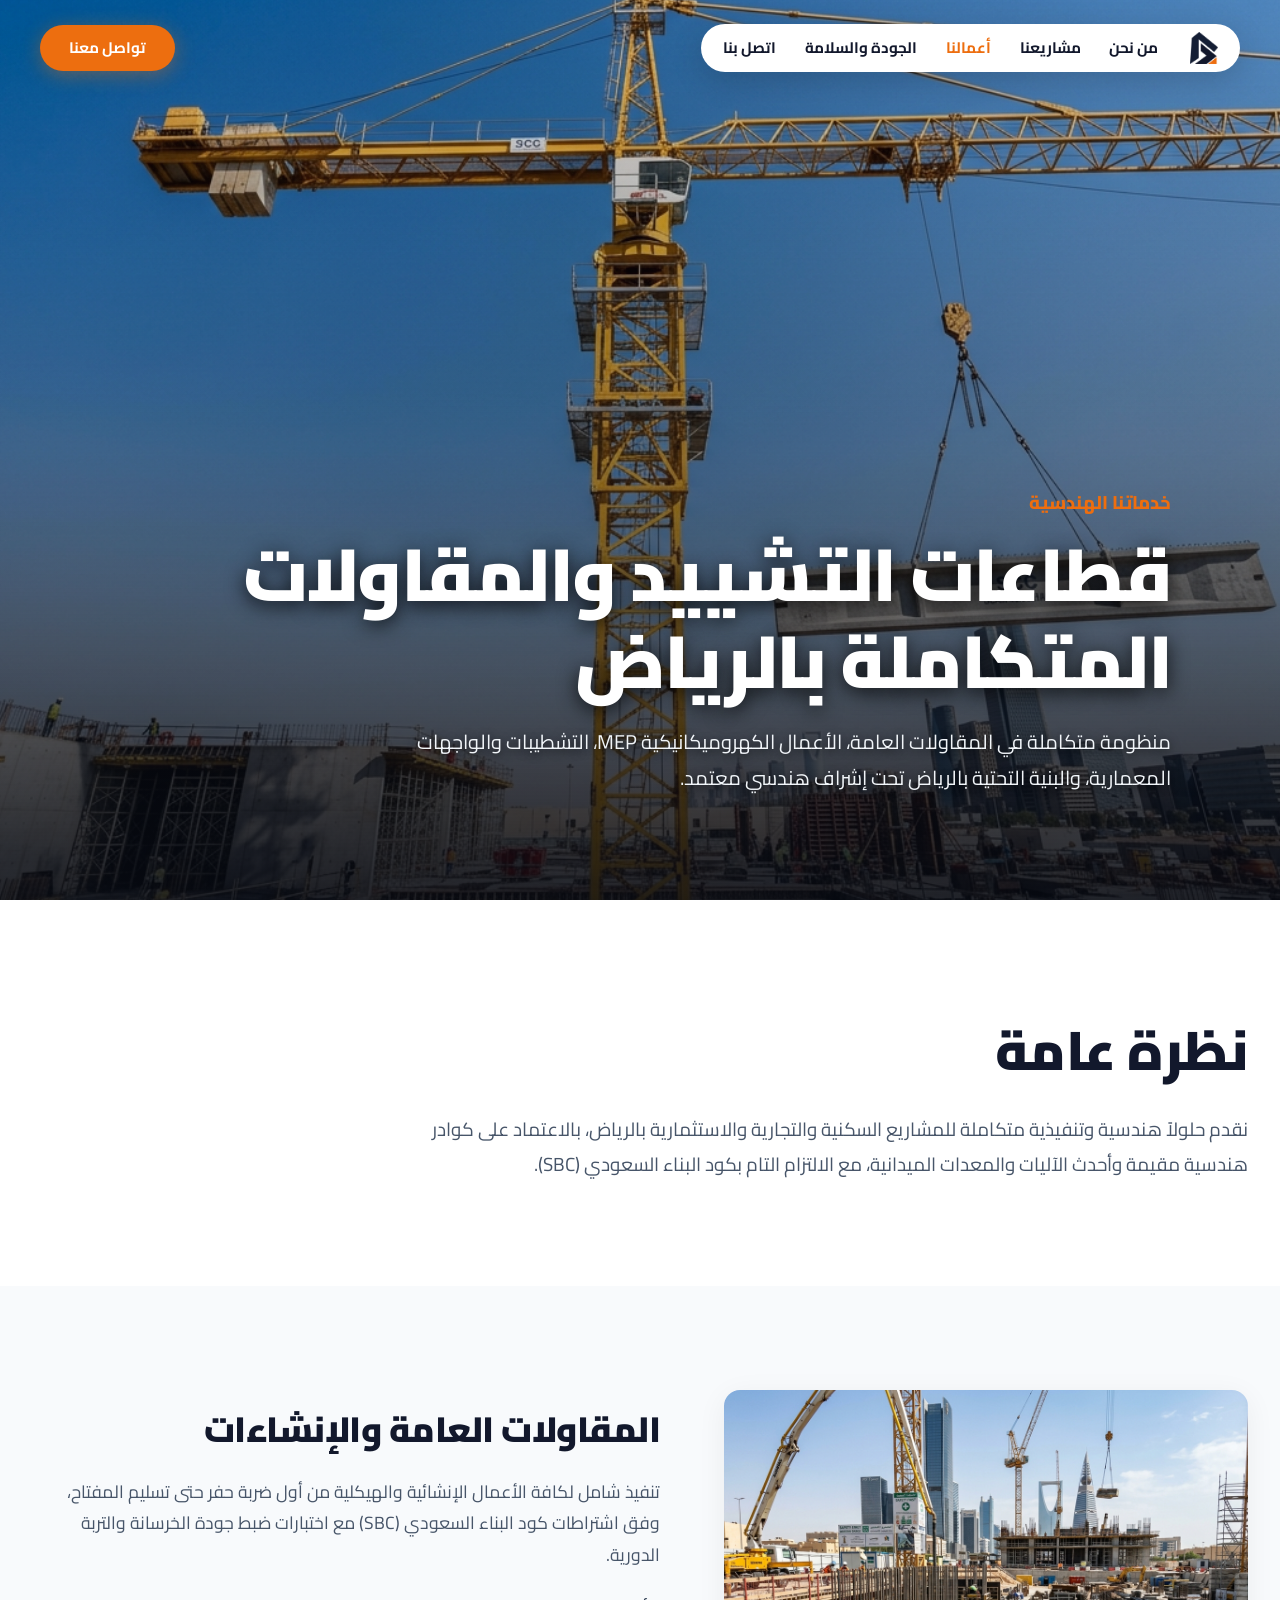
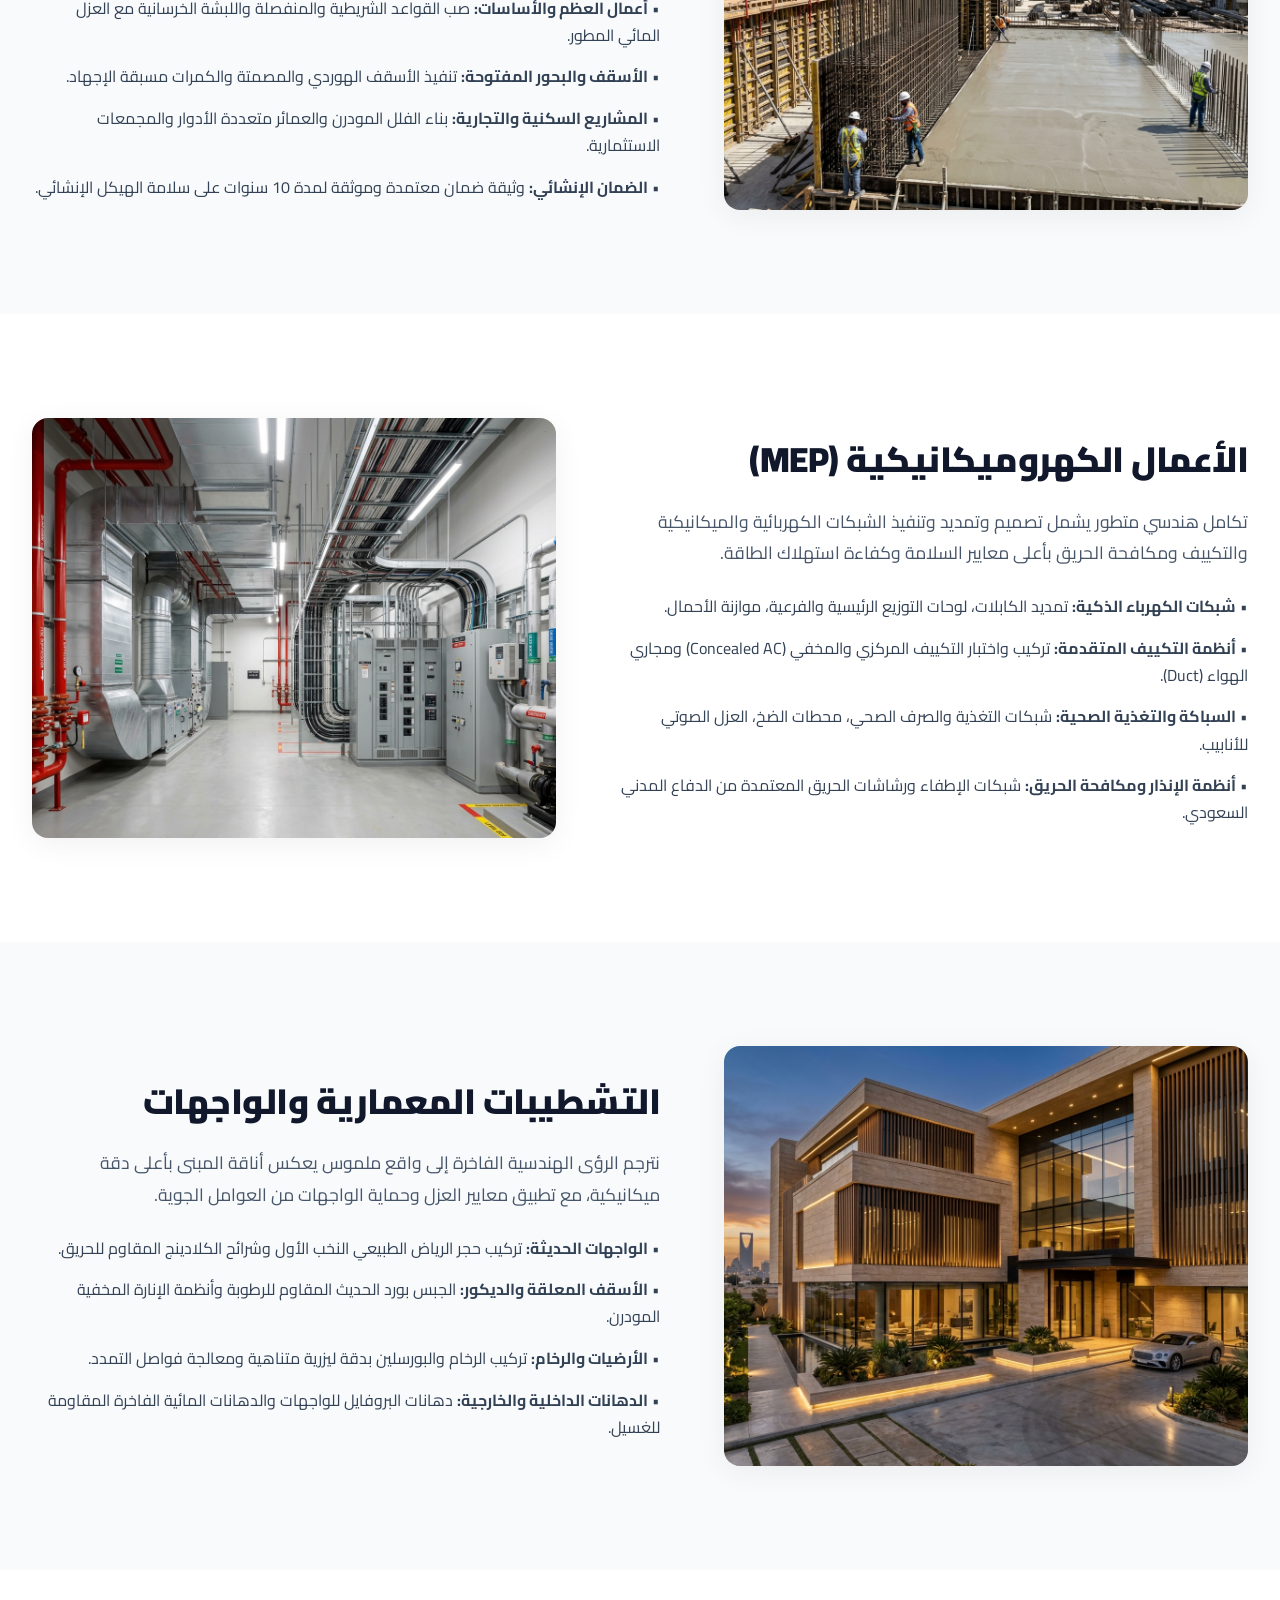
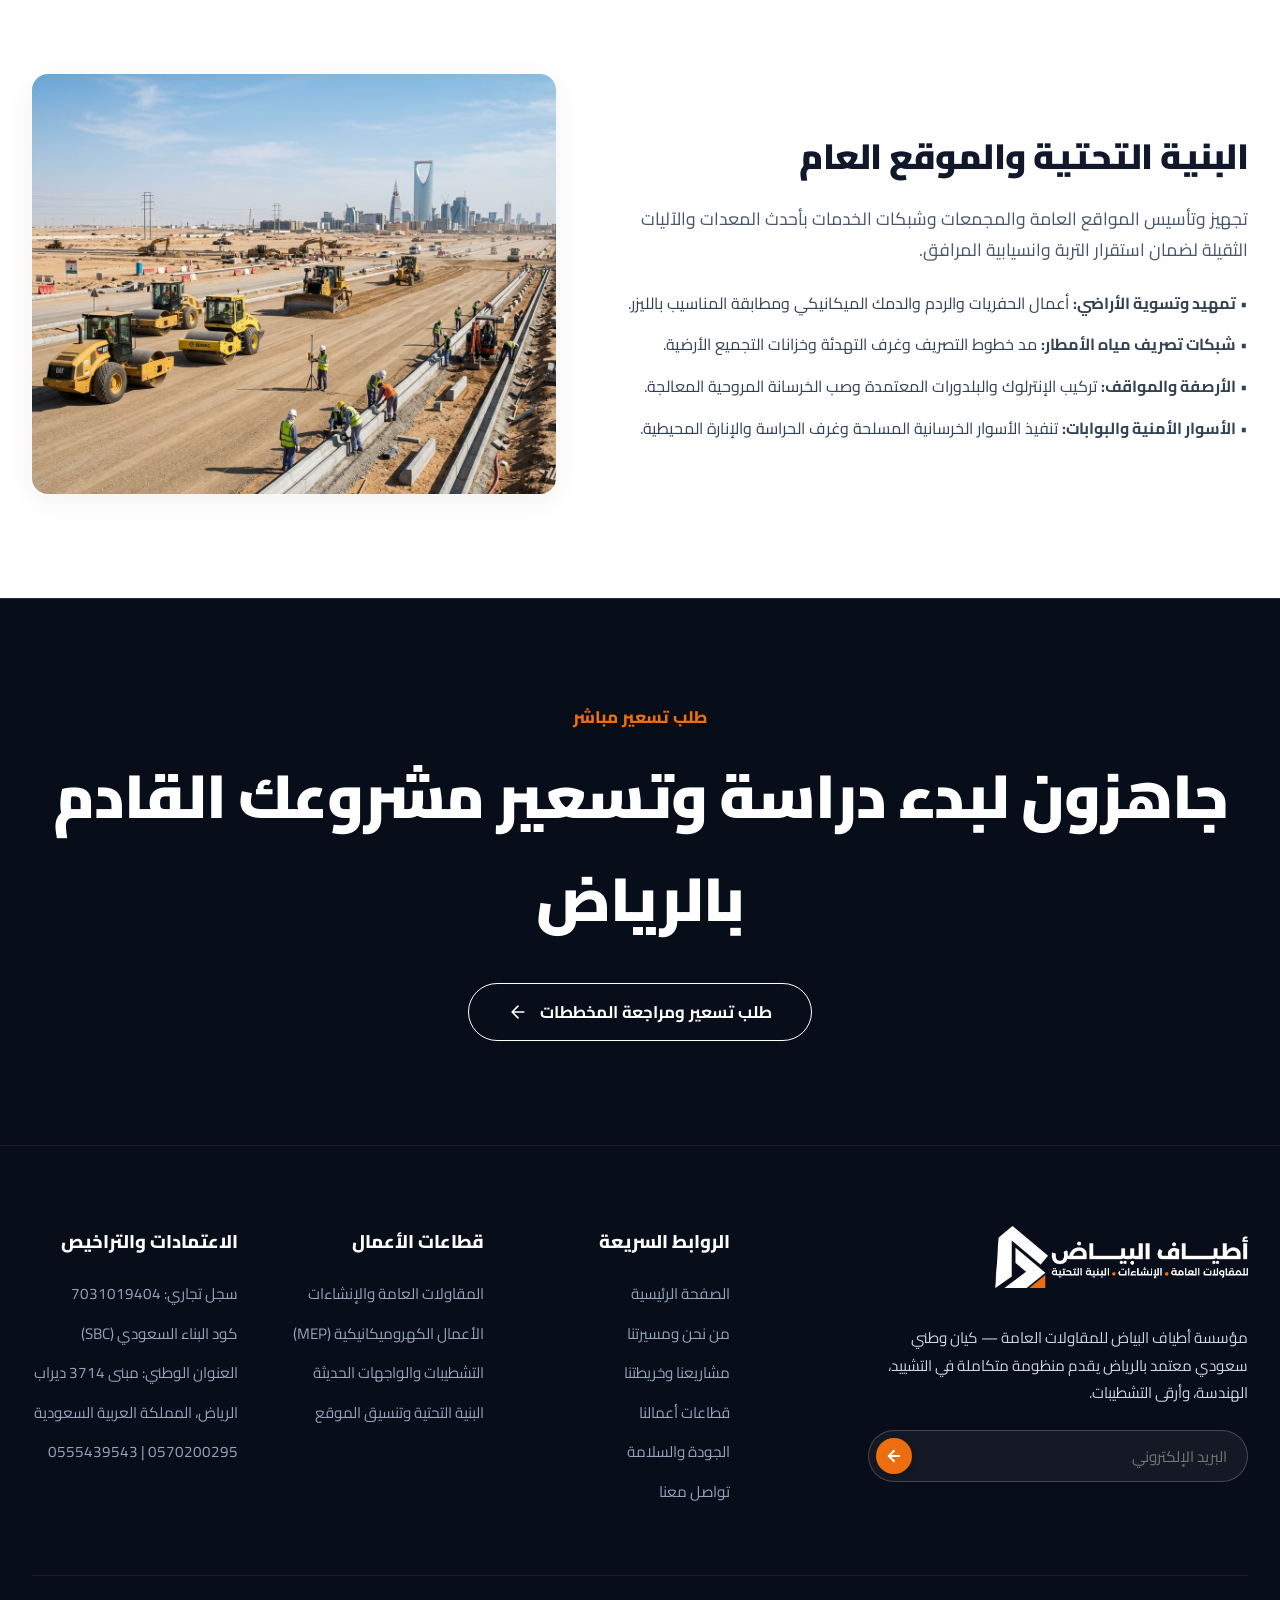
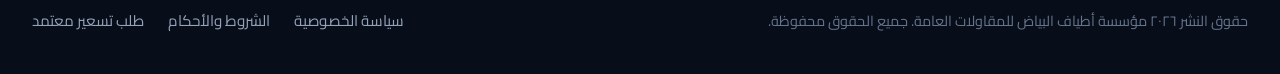
<file: website/services.html>
<!DOCTYPE html>
<html lang="ar" dir="rtl">
<head>
  <meta charset="UTF-8">
  <meta http-equiv="Cache-Control" content="no-cache, no-store, must-revalidate">
  <meta http-equiv="Pragma" content="no-cache">
  <meta http-equiv="Expires" content="0">
  <meta name="viewport" content="width=device-width, initial-scale=1.0">
  <title>أعمالنا وقطاعاتنا | مؤسسة أطياف البياض للمقاولات العامة</title>
  <meta name="description" content="استكشف قطاعات أعمال مؤسسة أطياف البياض: المقاولات العامة، الأعمال الكهروميكانيكية، التشطيبات والواجهات، والبنية التحتية.">
  <link rel="stylesheet" href="css/style.css?v=20260917_v18">
  <link rel="icon" href="images/logo/logo-icon.png">
</head>
<body>
<!-- Atyaf Al-Bayad Architecture Splash Screen / Intro Loader -->
<div class="site-splash-screen" id="siteSplashScreen">
  <div class="splash-inner">
    <div class="splash-logo-box">
      <img src="images/logo/logo-square.png" alt="أطياف البياض للمقاولات العامة" class="splash-logo-img">
    </div>
    <div class="splash-progress-bar">
      <div class="splash-progress-fill"></div>
    </div>
  </div>
</div>



<header class="site-header">
  <div class="header-inner">
    <!-- Right Floating Pill -->
    <div class="header-pill">
      <a href="index.html" class="pill-logo">
        <img src="images/logo/logo-icon.png" alt="أطياف البياض">
      </a>
      <button type="button" class="pill-toggle-btn" aria-label="القائمة">
        <svg class="icon-plus" width="18" height="18" viewBox="0 0 24 24" fill="none" stroke="#ffffff" stroke-width="2.8" stroke-linecap="round"><line x1="12" y1="5" x2="12" y2="19"></line><line x1="5" y1="12" x2="19" y2="12"></line></svg>
        <svg class="icon-hamburger" width="18" height="18" viewBox="0 0 24 24" fill="none" stroke="#ffffff" stroke-width="2.5" stroke-linecap="round"><line x1="4" y1="8" x2="20" y2="8"></line><line x1="4" y1="16" x2="20" y2="16"></line></svg>
      </button>
      <nav class="pill-nav">
        <a href="about.html" class="pill-link ">من نحن</a>
        <a href="projects.html" class="pill-link ">مشاريعنا</a>
        <a href="services.html" class="pill-link active">أعمالنا</a>
        <a href="quality-safety.html" class="pill-link ">الجودة والسلامة</a>
        <a href="contact.html" class="pill-link ">اتصل بنا</a>
      </nav>
    </div>
    
    <!-- Left Floating Elements -->
    <div class="header-left">
      <a href="contact.html" class="btn-pill-orange">تواصل معنا</a>
    </div>
  </div>
</header>

<!-- Mobile Navigation Drawer -->
<div class="mobile-nav-drawer">
  <div class="mobile-drawer-header">
    <img src="images/logo/logo-white.png" alt="أطياف البياض" style="height: 38px;">
    <button class="mobile-drawer-close" aria-label="إغلاق">&times;</button>
  </div>
  <div class="mobile-drawer-links">
    <a href="index.html" class="mobile-drawer-link ">الرئيسية</a>
    <a href="about.html" class="mobile-drawer-link ">من نحن</a>
    <a href="projects.html" class="mobile-drawer-link ">مشاريعنا</a>
    <a href="services.html" class="mobile-drawer-link active">أعمالنا</a>
    <a href="quality-safety.html" class="mobile-drawer-link ">الجودة والسلامة</a>
    <a href="contact.html" class="mobile-drawer-link ">اتصل بنا</a>
  </div>
  <div style="margin-top: auto;">
    <a href="contact.html" class="btn-pill-orange" style="width: 100%; justify-content: center;">طلب تسعير مباشر</a>
  </div>
</div>
<div class="drawer-overlay"></div>


<!-- Page Hero (Crane Lifting Precast - Atyaf Al-Bayad Architecture) -->
<section class="page-hero-banner" style="background-image: url('images/hero-services.jpg');">
  <div class="page-hero-overlay"></div>
  <div class="container">
    <div class="page-hero-content">
      <span class="page-hero-category">خدماتنا الهندسية</span>
      <h1 class="page-hero-title">قطاعات التشييد والمقاولات المتكاملة بالرياض</h1>
      <p class="page-hero-desc">
        منظومة متكاملة في المقاولات العامة، الأعمال الكهروميكانيكية MEP، التشطيبات والواجهات المعمارية، والبنية التحتية بالرياض تحت إشراف هندسي معتمد.
      </p>
    </div>
  </div>
</section>

<!-- Overview Heading with Polygon (Atyaf Al-Bayad Architecture) -->
<section class="site-content-section" style="padding-bottom: 3rem;">
  <div class="container">
    <div class="section-header-wrap">
      <div class="heading-with-polygon">
        <span>نظرة عامة</span>
      </div>
      <p class="section-subtitle-text">
        نقدم حلولاً هندسية وتنفيذية متكاملة للمشاريع السكنية والتجارية والاستثمارية بالرياض، بالاعتماد على كوادر هندسية مقيمة وأحدث الآليات والمعدات الميدانية، مع الالتزام التام بكود البناء السعودي (SBC).
      </p>
    </div>
  </div>
</section>

<!-- Sector 1: Construction -->
<section id="construction" class="site-content-section site-content-section-light">
  <div class="container">
    <div class="service-detail-grid">
      <div>
        <img src="images/sector-construction.jpg" alt="المقاولات العامة والإنشاءات" class="service-detail-img">
      </div>
      <div>
        <div class="heading-with-polygon" style="font-size: 2.2rem;">
          <span>المقاولات العامة والإنشاءات</span>
        </div>
        <p style="font-size: 1.1rem; color: var(--slate-600); line-height: 1.8; margin-bottom: 1.5rem;">
          تنفيذ شامل لكافة الأعمال الإنشائية والهيكلية من أول ضربة حفر حتى تسليم المفتاح، وفق اشتراطات كود البناء السعودي (SBC) مع اختبارات ضبط جودة الخرسانة والتربة الدورية.
        </p>
        <div style="display: flex; flex-direction: column; gap: 0.9rem; font-size: 1rem; color: var(--slate-700);">
          <div>• <strong>أعمال العظم والأساسات:</strong> صب القواعد الشريطية والمنفصلة واللبشة الخرسانية مع العزل المائي المطور.</div>
          <div>• <strong>الأسقف والبحور المفتوحة:</strong> تنفيذ الأسقف الهوردي والمصمتة والكمرات مسبقة الإجهاد.</div>
          <div>• <strong>المشاريع السكنية والتجارية:</strong> بناء الفلل المودرن والعمائر متعددة الأدوار والمجمعات الاستثمارية.</div>
          <div>• <strong>الضمان الإنشائي:</strong> وثيقة ضمان معتمدة وموثقة لمدة 10 سنوات على سلامة الهيكل الإنشائي.</div>
        </div>
      </div>
    </div>
  </div>
</section>

<!-- Sector 2: MEP -->
<section id="mep" class="site-content-section">
  <div class="container">
    <div class="service-detail-grid service-detail-grid--reverse">
      <div>
        <div class="heading-with-polygon" style="font-size: 2.2rem;">
          <span>الأعمال الكهروميكانيكية (MEP)</span>
        </div>
        <p style="font-size: 1.1rem; color: var(--slate-600); line-height: 1.8; margin-bottom: 1.5rem;">
          تكامل هندسي متطور يشمل تصميم وتمديد وتنفيذ الشبكات الكهربائية والميكانيكية والتكييف ومكافحة الحريق بأعلى معايير السلامة وكفاءة استهلاك الطاقة.
        </p>
        <div style="display: flex; flex-direction: column; gap: 0.9rem; font-size: 1rem; color: var(--slate-700);">
          <div>• <strong>شبكات الكهرباء الذكية:</strong> تمديد الكابلات، لوحات التوزيع الرئيسية والفرعية، موازنة الأحمال.</div>
          <div>• <strong>أنظمة التكييف المتقدمة:</strong> تركيب واختبار التكييف المركزي والمخفي (Concealed AC) ومجاري الهواء (Duct).</div>
          <div>• <strong>السباكة والتغذية الصحية:</strong> شبكات التغذية والصرف الصحي، محطات الضخ، العزل الصوتي للأنابيب.</div>
          <div>• <strong>أنظمة الإنذار ومكافحة الحريق:</strong> شبكات الإطفاء ورشاشات الحريق المعتمدة من الدفاع المدني السعودي.</div>
        </div>
      </div>
      <div>
        <img src="images/sector-mep.jpg" alt="الأعمال الكهروميكانيكية" class="service-detail-img">
      </div>
    </div>
  </div>
</section>

<!-- Sector 3: Finishing -->
<section id="finishing" class="site-content-section site-content-section-light">
  <div class="container">
    <div class="service-detail-grid">
      <div>
        <img src="images/sector-finishing.jpg" alt="التشطيبات والواجهات الحديثة" class="service-detail-img">
      </div>
      <div>
        <div class="heading-with-polygon" style="font-size: 2.2rem;">
          <span>التشطيبات المعمارية والواجهات</span>
        </div>
        <p style="font-size: 1.1rem; color: var(--slate-600); line-height: 1.8; margin-bottom: 1.5rem;">
          نترجم الرؤى الهندسية الفاخرة إلى واقع ملموس يعكس أناقة المبنى بأعلى دقة ميكانيكية، مع تطبيق معايير العزل وحماية الواجهات من العوامل الجوية.
        </p>
        <div style="display: flex; flex-direction: column; gap: 0.9rem; font-size: 1rem; color: var(--slate-700);">
          <div>• <strong>الواجهات الحديثة:</strong> تركيب حجر الرياض الطبيعي النخب الأول وشرائح الكلادينج المقاوم للحريق.</div>
          <div>• <strong>الأسقف المعلقة والديكور:</strong> الجبس بورد الحديث المقاوم للرطوبة وأنظمة الإنارة المخفية المودرن.</div>
          <div>• <strong>الأرضيات والرخام:</strong> تركيب الرخام والبورسلين بدقة ليزرية متناهية ومعالجة فواصل التمدد.</div>
          <div>• <strong>الدهانات الداخلية والخارجية:</strong> دهانات البروفايل للواجهات والدهانات المائية الفاخرة المقاومة للغسيل.</div>
        </div>
      </div>
    </div>
  </div>
</section>

<!-- Sector 4: Infrastructure -->
<section id="infrastructure" class="site-content-section">
  <div class="container">
    <div class="service-detail-grid service-detail-grid--reverse">
      <div>
        <div class="heading-with-polygon" style="font-size: 2.2rem;">
          <span>البنية التحتية والموقع العام</span>
        </div>
        <p style="font-size: 1.1rem; color: var(--slate-600); line-height: 1.8; margin-bottom: 1.5rem;">
          تجهيز وتأسيس المواقع العامة والمجمعات وشبكات الخدمات بأحدث المعدات والآليات الثقيلة لضمان استقرار التربة وانسيابية المرافق.
        </p>
        <div style="display: flex; flex-direction: column; gap: 0.9rem; font-size: 1rem; color: var(--slate-700);">
          <div>• <strong>تمهيد وتسوية الأراضي:</strong> أعمال الحفريات والردم والدمك الميكانيكي ومطابقة المناسيب بالليزر.</div>
          <div>• <strong>شبكات تصريف مياه الأمطار:</strong> مد خطوط التصريف وغرف التهدئة وخزانات التجميع الأرضية.</div>
          <div>• <strong>الأرصفة والمواقف:</strong> تركيب الإنترلوك والبلدورات المعتمدة وصب الخرسانة المروحية المعالجة.</div>
          <div>• <strong>الأسوار الأمنية والبوابات:</strong> تنفيذ الأسوار الخرسانية المسلحة وغرف الحراسة والإنارة المحيطية.</div>
        </div>
      </div>
      <div>
        <img src="images/sector-infrastructure.jpg" alt="البنية التحتية وتنسيق الموقع" class="service-detail-img">
      </div>
    </div>
  </div>
</section>


<!-- Pre-Footer Call to Action (Atyaf Al-Bayad Architecture) -->
<section class="pre-footer-cta">
  <div class="container">
    <span class="pre-footer-label">طلب تسعير مباشر</span>
    <h2 class="pre-footer-title">جاهزون لبدء دراسة وتسعير مشروعك القادم بالرياض</h2>
    <a href="contact.html" class="btn-cta-outline">
      <span>طلب تسعير ومراجعة المخططات</span>
      <svg width="20" height="20" viewBox="0 0 24 24" fill="none" stroke="currentColor" stroke-width="2" stroke-linecap="round" stroke-linejoin="round"><path d="M19 12H5M12 19l-7-7 7-7"/></svg>
    </a>
  </div>
</section>


<!-- Mega Corporate Footer (Atyaf Al-Bayad Architecture) -->
<footer class="site-footer-corp">
  <div class="container">
    <div class="footer-top-row">
      <div>
        <a href="index.html" class="footer-logo-link" aria-label="أطياف البياض للمقاولات العامة">
          <img src="images/logo/logo-footer.png?v=3" alt="أطياف البياض للمقاولات العامة" class="footer-logo-img">
        </a>
        
        <p style="font-size: 0.95rem; color: var(--slate-300); line-height: 1.8; margin-bottom: 1.5rem; max-width: 380px;">
          مؤسسة أطياف البياض للمقاولات العامة — كيان وطني سعودي معتمد بالرياض يقدم منظومة متكاملة في التشييد، الهندسة، وأرقى التشطيبات.
        </p>
        
        <form class="newsletter-box" onsubmit="return false;">
            <div class="newsletter-field">
    <input type="email" class="newsletter-input" placeholder="البريد الإلكتروني" required>
    <button type="submit" class="newsletter-btn" aria-label="إرسال البريد">
            <svg width="18" height="18" viewBox="0 0 24 24" fill="none" stroke="currentColor" stroke-width="2.5" stroke-linecap="round" stroke-linejoin="round"><line x1="19" y1="12" x2="5" y2="12"></line><polyline points="12 19 5 12 12 5"></polyline></svg>
          </button>
  </div>
  <div class="newsletter-feedback" aria-live="polite"></div>
        </form>

      </div>
      
      <div class="footer-columns-grid">
        <div>
          <h4 class="footer-col-title">الروابط السريعة</h4>
          <div class="footer-links-list">
            <a href="index.html" class="footer-nav-link">الصفحة الرئيسية</a>
            <a href="about.html" class="footer-nav-link">من نحن ومسيرتنا</a>
            <a href="projects.html" class="footer-nav-link">مشاريعنا وخريطتنا</a>
            <a href="services.html" class="footer-nav-link">قطاعات أعمالنا</a>
            <a href="quality-safety.html" class="footer-nav-link">الجودة والسلامة</a>
            <a href="contact.html" class="footer-nav-link">تواصل معنا</a>
          </div>
        </div>
        
        <div>
          <h4 class="footer-col-title">قطاعات الأعمال</h4>
          <div class="footer-links-list">
            <a href="services.html#construction" class="footer-nav-link">المقاولات العامة والإنشاءات</a>
            <a href="services.html#mep" class="footer-nav-link">الأعمال الكهروميكانيكية (MEP)</a>
            <a href="services.html#finishing" class="footer-nav-link">التشطيبات والواجهات الحديثة</a>
            <a href="services.html#infrastructure" class="footer-nav-link">البنية التحتية وتنسيق الموقع</a>
          </div>
        </div>
        
        <div>
          <h4 class="footer-col-title">الاعتمادات والتراخيص</h4>
          <div class="footer-links-list">
            <span class="footer-nav-link">سجل تجاري: 7031019404</span>
            <span class="footer-nav-link">كود البناء السعودي (SBC)</span>
            <span class="footer-nav-link">العنوان الوطني: مبنى 3714 ديراب</span>
            <span class="footer-nav-link">الرياض، المملكة العربية السعودية</span>
            <span class="footer-nav-link" style="direction: ltr; text-align: right;"><a href="tel:+966555439543" style="color: inherit; text-decoration: none;">0555439543</a> | <a href="tel:+966570200295" style="color: inherit; text-decoration: none;">0570200295</a></span>
          </div>
        </div>
      </div>
    </div>
    
    <div class="footer-bottom-bar">
      <div>حقوق النشر ٢٠٢٦ مؤسسة أطياف البياض للمقاولات العامة. جميع الحقوق محفوظة.</div>
      <div style="display: flex; gap: 1.5rem;">
        <a href="javascript:void(0)" class="footer-nav-link js-open-privacy">سياسة الخصوصية</a>
        <a href="javascript:void(0)" class="footer-nav-link js-open-terms">الشروط والأحكام</a>
        <a href="contact.html" class="footer-nav-link">طلب تسعير معتمد</a>
      </div>
    </div>
  </div>
</footer>

<script src="js/main.js?v=20260917_v18"></script>
</body>
</html>
</file>
<file: website/css/style.css>
/* ==========================================================================
   Atyaf Al-Bayad General Contracting - Atyaf Al-Bayad General Contracting Architecture
   Full-screen 100vw, Dynamic Contoured Saudi Map, White Showcase Card,
   Floating Pill Header with Orange Brand Emblem.
   ========================================================================== */

@import url('https://fonts.googleapis.com/css2?family=Cairo:wght@300;400;500;600;700;800;900&display=swap');

:root {
  --navy-950: #070a12;
  --navy-900: #0b1120;
  --navy-850: #10172a;
  --navy-800: #12182c;
  
  --dark-teal-bg: #080d1a;
  --dark-teal-surface: #101a2e;
  --dark-teal-border: #1c2b4a;
  --map-stroke: #223559;
  --map-fill: #0c1424;
  --map-fill-active: #1c2b4a;
  
  --orange-500: #ed6e0f;
  --orange-600: #d85e05;
  --orange-50: rgba(237, 110, 15, 0.08);
  --orange-100: rgba(237, 110, 15, 0.15);
  
  --white: #ffffff;
  --slate-50: #f8fafc;
  --slate-100: #f1f5f9;
  --slate-200: #e2e8f0;
  --slate-300: #cbd5e1;
  --slate-400: #94a3b8;
  --slate-500: #64748b;
  --slate-600: #475569;
  --slate-700: #334155;
  --slate-800: #1e293b;
  --slate-900: #0f172a;

  --font-family: 'Cairo', -apple-system, BlinkMacSystemFont, "Segoe UI", Roboto, sans-serif;
  --transition-fast: all 0.25s cubic-bezier(0.16, 1, 0.3, 1);
  --transition: all 0.4s cubic-bezier(0.16, 1, 0.3, 1);
  --transition-smooth: all 0.7s cubic-bezier(0.16, 1, 0.3, 1);
  
  --radius-sm: 8px;
  --radius-md: 16px;
  --radius-lg: 24px;
  --radius-pill: 9999px;

  --space-xs: 8px;
  --space-sm: 16px;
  --space-md: 24px;
  --space-lg: 32px;
  --space-xl: 48px;
  --space-2xl: 64px;
  --space-3xl: 96px;
  
  --shadow-subtle: 0 6px 30px rgba(0, 0, 0, 0.06);
  --shadow-hover: 0 20px 45px rgba(0, 0, 0, 0.12);
  --shadow-card: 0 25px 60px rgba(0, 0, 0, 0.35);
}

*, *::before, *::after {
  box-sizing: border-box;
  margin: 0;
  padding: 0;
}

html {
  scroll-behavior: smooth;
  font-size: 16px;
  direction: rtl;
  text-align: right;
}

body {
  font-family: var(--font-family);
  background-color: var(--white);
  color: var(--slate-800);
  line-height: 1.7;
  position: relative;
  -webkit-font-smoothing: antialiased;
}

a {
  text-decoration: none;
  color: inherit;
  transition: var(--transition-fast);
}

ul {
  list-style: none;
}

img {
  max-width: 100%;
  height: auto;
  display: block;
}

.container {
  width: 100%;
  max-width: 1400px;
  margin-left: auto;
  margin-right: auto;
  padding-left: 2rem;
  padding-right: 2rem;
}

.container-fluid {
  width: 100%;
  padding-left: 4vw;
  padding-right: 4vw;
}

/* ==========================================================================
   FLOATING PILL HEADER (Atyaf Al-Bayad Architecture)
   ========================================================================== */
/* ==========================================================================
   FLOATING PILL HEADER (Atyaf Al-Bayad Architecture Collapsible Architecture)
   ========================================================================== */
.site-header {
  position: fixed;
  top: 1.5rem;
  right: 0;
  left: 0;
  z-index: 1000;
  pointer-events: none;
  transition: all 0.4s cubic-bezier(0.16, 1, 0.3, 1);
}

.site-header.scrolled {
  top: 1rem;
}

.header-inner {
  display: flex;
  justify-content: space-between;
  align-items: center;
  max-width: 1440px;
  margin: 0 auto;
  padding: 0 2.5rem;
  width: 100%;
}

/* Right Floating Pill (Atyaf Al-Bayad Architecture) */
.header-pill {
  pointer-events: auto;
  display: flex;
  align-items: center;
  background: var(--white);
  padding: 0.5rem 1.4rem;
  border-radius: var(--radius-pill);
  box-shadow: 0 8px 32px rgba(0, 0, 0, 0.16);
  gap: 2rem;
  transition: all 0.4s cubic-bezier(0.16, 1, 0.3, 1);
  overflow: hidden;
  max-width: 800px;
}

.pill-logo {
  display: flex;
  align-items: center;
  flex-shrink: 0;
}

.pill-logo img {
  height: 32px;
  width: auto;
  object-fit: contain;
  transition: transform 0.3s ease;
}

.pill-logo:hover img {
  transform: scale(1.08);
}

/* Plus Toggle Button (Appears only when scrolled) */
.pill-toggle-btn {
  display: none;
  align-items: center;
  justify-content: center;
  width: 38px;
  height: 38px;
  border-radius: 50%;
  background: var(--navy-900);
  color: var(--white);
  border: none;
  cursor: pointer;
  flex-shrink: 0;
  transition: all 0.35s cubic-bezier(0.16, 1, 0.3, 1);
  padding: 0;
  box-shadow: 0 2px 8px rgba(0, 0, 0, 0.18);
}

.pill-toggle-btn svg {
  transition: transform 0.35s cubic-bezier(0.16, 1, 0.3, 1);
  display: block;
}

.pill-toggle-btn .icon-plus {
  display: block;
}

.pill-toggle-btn .icon-hamburger {
  display: none;
}

.pill-toggle-btn:hover {
  background: var(--orange-500);
  transform: scale(1.08);
}

.pill-nav {
  display: flex;
  align-items: center;
  gap: 1.8rem;
  white-space: nowrap;
  transition: all 0.4s cubic-bezier(0.16, 1, 0.3, 1);
  overflow: hidden;
}

.pill-link {
  color: var(--navy-800);
  font-size: 0.95rem;
  font-weight: 700;
  position: relative;
  padding: 0.2rem 0;
  transition: color 0.2s ease;
}

.pill-link:hover, .pill-link.active {
  color: var(--orange-500);
}

/* --- Scrolled Docked State (Collapses on Scroll to Right; Expands on Hover) --- */
.site-header.scrolled .pill-toggle-btn {
  display: inline-flex;
}

/* When scrolled and NOT hovered / expanded: shrink to compact logo + plus badge (Atyaf Al-Bayad Architecture) */
.site-header.scrolled .header-pill:not(:hover):not(.is-expanded) {
  min-width: 114px;
  height: 52px;
  gap: 0.85rem;
  padding: 0.35rem 0.95rem 0.35rem 0.5rem;
  box-shadow: 0 8px 24px rgba(0, 0, 0, 0.22);
}

.site-header.scrolled .header-pill:not(:hover):not(.is-expanded) .pill-nav {
  max-width: 0;
  opacity: 0;
  margin: 0;
  padding: 0;
  gap: 0;
  pointer-events: none;
  visibility: hidden;
}

/* When hovered or clicked in scrolled state: smoothly expand and HIDE the circle/x completely */
.site-header.scrolled .header-pill:hover,
.site-header.scrolled .header-pill.is-expanded {
  gap: 1.8rem;
  padding: 0.5rem 1.4rem;
  box-shadow: 0 12px 36px rgba(0, 0, 0, 0.28);
}

.site-header.scrolled .header-pill:hover .pill-toggle-btn,
.site-header.scrolled .header-pill.is-expanded .pill-toggle-btn {
  width: 0 !important;
  max-width: 0 !important;
  opacity: 0 !important;
  padding: 0 !important;
  margin: 0 !important;
  border: none !important;
  pointer-events: none !important;
  visibility: hidden !important;
  overflow: hidden !important;
}

.site-header.scrolled .header-pill:hover .pill-nav,
.site-header.scrolled .header-pill.is-expanded .pill-nav {
  max-width: 650px;
  opacity: 1;
  pointer-events: auto;
  visibility: visible;
}

/* Left Group */
.header-left {
  pointer-events: auto;
  display: flex;
  align-items: center;
  gap: 1.4rem;
}

.lang-switch {
  color: var(--white);
  font-weight: 700;
  font-size: 0.95rem;
  text-shadow: 0 2px 8px rgba(0, 0, 0, 0.8);
  transition: opacity 0.2s ease;
}

.lang-switch:hover {
  opacity: 0.8;
}

.btn-pill-orange {
  background: var(--orange-500);
  color: var(--white);
  padding: 0.65rem 1.8rem;
  border-radius: var(--radius-pill);
  font-weight: 700;
  font-size: 0.95rem;
  box-shadow: 0 4px 20px rgba(237, 110, 15, 0.4);
  transition: var(--transition);
  display: inline-flex;
  align-items: center;
  gap: 0.6rem;
}

.btn-pill-orange:hover {
  background: var(--orange-600);
  transform: translateY(-2px);
  box-shadow: 0 8px 25px rgba(237, 110, 15, 0.5);
  color: var(--white);
}

.mobile-menu-trigger {
  display: none;
  background: var(--white);
  border: none;
  border-radius: 50%;
  width: 44px;
  height: 44px;
  cursor: pointer;
  box-shadow: 0 4px 20px rgba(0, 0, 0, 0.15);
  align-items: center;
  justify-content: center;
  flex-direction: column;
  gap: 5px;
}

.mobile-menu-trigger span {
  width: 20px;
  height: 2px;
  background: var(--navy-800);
}

/* Mobile Drawer */
.mobile-nav-drawer {
  position: fixed;
  top: 0;
  right: 0;
  width: 85%;
  max-width: 360px;
  height: 100vh;
  background: var(--navy-900);
  z-index: 2000;
  padding: 2.5rem 2rem;
  display: flex;
  flex-direction: column;
  gap: 2rem;
  box-shadow: -10px 0 40px rgba(0, 0, 0, 0.6);
  transform: translateX(100%);
  visibility: hidden;
  pointer-events: none;
  transition: transform 0.4s cubic-bezier(0.16, 1, 0.3, 1), visibility 0.4s;
}

.mobile-nav-drawer.open {
  transform: translateX(0);
  visibility: visible;
  pointer-events: auto;
}

.mobile-drawer-header {
  display: flex;
  justify-content: space-between;
  align-items: center;
  border-bottom: 1px solid rgba(255, 255, 255, 0.1);
  padding-bottom: 1.2rem;
}

.mobile-drawer-close {
  background: none;
  border: none;
  color: var(--white);
  font-size: 2rem;
  cursor: pointer;
}

.mobile-drawer-links {
  display: flex;
  flex-direction: column;
  gap: 1.4rem;
}

.mobile-drawer-link {
  color: var(--white);
  font-size: 1.2rem;
  font-weight: 700;
  padding-bottom: 0.5rem;
  border-bottom: 1px solid rgba(255, 255, 255, 0.05);
}

.mobile-drawer-link.active, .mobile-drawer-link:hover {
  color: var(--orange-500);
}

.drawer-overlay {
  position: fixed;
  inset: 0;
  background: rgba(0, 0, 0, 0.7);
  backdrop-filter: blur(4px);
  z-index: 1999;
  opacity: 0;
  visibility: hidden;
  transition: var(--transition);
}

.drawer-overlay.active {
  opacity: 1;
  visibility: visible;
}

/* ==========================================================================
   HERO SECTION (Edge-to-Edge Architectural Video)
   ========================================================================== */
.hero-full-wrap {
  position: relative;
  width: 100vw;
  min-height: 100vh;
  display: flex;
  align-items: center;
  justify-content: center;
  background-color: var(--navy-950);
  overflow: hidden;
  padding: 8rem 2rem 6rem;
}

.hero-video-bg {
  position: absolute;
  top: -4%;
  left: -4%;
  width: 108%;
  height: 108%;
  object-fit: cover;
  z-index: 1;
  opacity: 0.8;
  animation: heroKenBurns 20s ease-in-out infinite alternate;
  will-change: transform;
}

.hero-fallback-bg {
  position: absolute;
  top: -4%;
  left: -4%;
  width: 108%;
  height: 108%;
  z-index: 1;
  background-size: cover;
  background-position: center;
  opacity: 0.25;
  animation: heroKenBurns 20s ease-in-out infinite alternate;
  will-change: transform;
}

.hero-overlay-layer {
  position: absolute;
  inset: 0;
  z-index: 2;
  background: radial-gradient(circle at center, rgba(7, 10, 18, 0.4) 0%, rgba(7, 10, 18, 0.7) 100%),
              linear-gradient(180deg, rgba(7, 10, 18, 0.5) 0%, rgba(7, 10, 18, 0.15) 40%, rgba(7, 10, 18, 0.65) 100%);
  pointer-events: none;
}

/* Hero Content & Dynamic Rotating Line (Big, Bold, Vibrant, Crystal Clear) */
.hero-content-box {
  position: relative;
  z-index: 5;
  text-align: center;
  max-width: 1200px;
  margin: 0 auto;
  padding: 0 1.5rem;
}

.hero-dynamic-line {
  font-family: 'Cairo', sans-serif;
  font-size: clamp(2.6rem, 5.5vw, 4.8rem);
  font-weight: 900;
  color: #ffffff !important;
  letter-spacing: -0.02em;
  line-height: 1.3;
  min-height: 1.4em;
  display: flex;
  align-items: center;
  justify-content: center;
  text-shadow: none;
}

.hero-rotating-text {
  display: inline-block;
  color: #ffffff !important;
  transition: opacity 0.55s cubic-bezier(0.16, 1, 0.3, 1), transform 0.55s cubic-bezier(0.16, 1, 0.3, 1);
  will-change: transform, opacity;
}

.hero-rotating-text.fade-out {
  opacity: 0;
  transform: translateY(-16px);
}

.hero-rotating-text.fade-in {
  opacity: 1;
  transform: translateY(0);
}

/* Page Hero Variant (Strict 100vh Fullscreen - Atyaf Al-Bayad Architecture) */
.page-hero-banner {
  position: relative;
  width: 100vw;
  height: 100vh;
  min-height: 100vh;
  display: flex;
  align-items: flex-end;
  justify-content: flex-start;
  background-size: 0 0;
  overflow: hidden;
  padding: 0 6vw 6.5rem;
}

.page-hero-banner::before {
  content: '';
  position: absolute;
  top: -4%;
  left: -4%;
  width: 108%;
  height: 108%;
  background-image: inherit;
  background-size: cover;
  background-position: center;
  z-index: 0;
  animation: heroKenBurns 18s ease-in-out infinite alternate;
  will-change: transform;
  pointer-events: none;
}

@keyframes heroKenBurns {
  0% {
    transform: scale(1);
  }
  100% {
    transform: scale(1.08);
  }
}

.page-hero-overlay {
  position: absolute;
  inset: 0;
  background: linear-gradient(180deg, rgba(7, 10, 18, 0.1) 0%, rgba(7, 10, 18, 0.4) 50%, rgba(7, 10, 18, 0.88) 100%);
  z-index: 1;
}

.page-hero-content {
  position: relative;
  z-index: 2;
  text-align: right;
  max-width: 960px;
  color: var(--white);
  margin-right: 0;
  margin-left: auto;
}

.page-hero-category {
  font-size: 1.15rem;
  color: var(--orange-500);
  font-weight: 800;
  margin-bottom: 0.8rem;
  display: block;
}

.page-hero-title {
  font-size: clamp(2.8rem, 6vw, 4.6rem);
  font-weight: 900;
  color: var(--white);
  line-height: 1.18;
  margin-bottom: 1.2rem;
  letter-spacing: -1.5px;
  text-shadow: 0 4px 20px rgba(0, 0, 0, 0.85);
}

.page-hero-desc {
  font-size: 1.25rem;
  color: var(--slate-100);
  line-height: 1.8;
  max-width: 800px;
  text-shadow: 0 2px 10px rgba(0, 0, 0, 0.8);
}

/* ==========================================================================
   METRIC CARDS (Atyaf Al-Bayad 4-Card Floating Row)
   ========================================================================== */
.facts-section-bar {
  position: relative;
  z-index: 10;
  margin-top: 0 !important; /* Completely below the hero section */
  padding: 5.5rem 0 5rem;
  background-color: #f8fafc;
  border-top: 1px solid rgba(0, 0, 0, 0.05);
}

.facts-row-grid {
  display: grid;
  grid-template-columns: repeat(4, 1fr);
  gap: 1.6rem;
}

.fact-card-item {
  border-radius: var(--radius-md);
  padding: 3rem 2.2rem;
  transition: transform 0.35s ease, box-shadow 0.35s ease;
  display: flex;
  flex-direction: column;
}

.fact-card-item:hover {
  transform: translateY(-8px);
}

.fact-card-orange {
  background: var(--orange-500);
  color: var(--white);
  box-shadow: 0 12px 35px rgba(237, 110, 15, 0.35);
}

.fact-card-white {
  background: var(--white);
  color: var(--navy-800);
  border: 1px solid var(--slate-200);
  box-shadow: var(--shadow-subtle);
}

.fact-card-white:hover {
  box-shadow: var(--shadow-hover);
}

.fact-big-num {
  font-size: clamp(3.2rem, 4.2vw, 4.5rem);
  font-weight: 900;
  line-height: 1;
  margin-bottom: 1.2rem;
  letter-spacing: -1.5px;
}

.fact-card-title {
  font-size: 1.25rem;
  font-weight: 800;
  margin-bottom: 0.8rem;
}

.fact-card-p {
  font-size: 0.95rem;
  line-height: 1.7;
  opacity: 0.9;
}

.fact-card-white .fact-card-p {
  color: var(--slate-600);
}

/* ==========================================================================
   SECTION HEADINGS & ORANGE POLYGON ACCENT (Atyaf Al-Bayad Architecture)
   ========================================================================== */
.site-content-section {
  padding: 6.5rem 0;
}

.site-content-section-light {
  background-color: var(--slate-50);
}

.section-header-wrap {
  margin-bottom: 3.5rem;
}

.heading-with-polygon {
  display: inline-flex;
  align-items: center;
  gap: 1.1rem;
  font-size: clamp(2.4rem, 4.5vw, 3.4rem);
  font-weight: 900;
  color: var(--navy-800);
  margin-bottom: 1rem;
  letter-spacing: -0.5px;
}

.polygon-accent {
  display: none !important;
}

.section-subtitle-text {
  font-size: 1.18rem;
  color: var(--slate-600);
  max-width: 860px;
  line-height: 1.85;
}

/* ==========================================================================
   OUR BUSINESS / SERVICES CARDS (Atyaf Al-Bayad Architecture)
   ========================================================================== */
.services-row-grid {
  display: grid;
  grid-template-columns: repeat(4, 1fr);
  gap: 1.8rem;
}

.service-card-item {
  background: var(--white);
  border-radius: var(--radius-md);
  overflow: hidden;
  box-shadow: var(--shadow-subtle);
  border: 1px solid var(--slate-200);
  position: relative;
  transition: transform 0.4s ease, box-shadow 0.4s ease;
  display: flex;
  flex-direction: column;
  text-decoration: none;
}

.service-card-item:hover {
  transform: translateY(-8px);
  box-shadow: var(--shadow-hover);
}

.service-img-wrap {
  height: 250px;
  overflow: hidden;
  position: relative;
}

.service-img-wrap img {
  width: 100%;
  height: 100%;
  object-fit: cover;
  transition: transform 0.6s cubic-bezier(0.16, 1, 0.3, 1);
}

.service-card-item:hover .service-img-wrap img {
  transform: scale(1.08);
}

.service-icon-circle {
  position: absolute;
  top: 225px;
  right: 2rem;
  width: 52px;
  height: 52px;
  border-radius: 50%;
  background: var(--white);
  box-shadow: 0 4px 18px rgba(0, 0, 0, 0.12);
  display: flex;
  align-items: center;
  justify-content: center;
  color: var(--navy-800);
  z-index: 5;
  border: 1px solid var(--slate-100);
}

.service-content {
  padding: 2.5rem 2rem 2.2rem;
  flex: 1;
  display: flex;
  flex-direction: column;
}

.service-title {
  font-size: 1.35rem;
  font-weight: 800;
  color: var(--navy-800);
  margin-bottom: 0.8rem;
}

.service-desc {
  font-size: 0.95rem;
  color: var(--slate-600);
  line-height: 1.7;
}

/* ==========================================================================
   FULLSCREEN PROJECTS SECTION (Exact Screenshot 4 Architecture)
   ========================================================================== */
.projects-section-full {
  width: 100vw;
  min-height: 100vh;
  background-color: var(--dark-teal-bg);
  color: var(--white);
  padding: 6rem 4vw;
  display: flex;
  align-items: center;
  position: relative;
  overflow: hidden;
}

.projects-full-container {
  width: 100%;
  max-width: 1560px;
  margin: 0 auto;
  display: grid;
  grid-template-columns: 500px 1fr;
  gap: 5vw;
  align-items: center;
}

/* Left: Large White Showcase Card */
.project-showcase-left {
  position: relative;
  z-index: 20;
}

.project-white-card {
  background: var(--white);
  color: var(--navy-800);
  border-radius: var(--radius-lg);
  padding: 2.8rem 2.5rem;
  box-shadow: var(--shadow-card);
  width: 100%;
  transition: opacity 0.4s ease, transform 0.4s ease;
  display: flex;
  flex-direction: column;
}

.p-card-title {
  font-size: 1.9rem;
  font-weight: 900;
  color: var(--navy-800);
  margin-bottom: 1.2rem;
  line-height: 1.3;
}

.p-card-meta-grid {
  display: grid;
  grid-template-columns: repeat(4, 1fr);
  gap: 0.8rem;
  border-bottom: 1px solid var(--slate-200);
  padding-bottom: 1.2rem;
  margin-bottom: 1.5rem;
}

.p-meta-box {
  display: flex;
  flex-direction: column;
}

.p-meta-lbl {
  font-size: 0.8rem;
  color: var(--slate-500);
  margin-bottom: 0.2rem;
}

.p-meta-val {
  font-size: 0.95rem;
  font-weight: 800;
  color: var(--navy-800);
  white-space: nowrap;
  overflow: hidden;
  text-overflow: ellipsis;
}

.p-card-img-wrap {
  width: 100%;
  height: 240px;
  border-radius: var(--radius-md);
  overflow: hidden;
  margin-bottom: 1.4rem;
  box-shadow: 0 4px 15px rgba(0, 0, 0, 0.08);
}

.p-card-img-wrap img {
  width: 100%;
  height: 100%;
  object-fit: cover;
  transition: transform 0.5s ease;
}

.p-card-desc {
  font-size: 0.95rem;
  color: var(--slate-600);
  line-height: 1.75;
  margin-bottom: 2rem;
  min-height: 68px;
}

.p-card-nav-row {
  display: flex;
  justify-content: space-between;
  align-items: center;
  border-top: 1px solid var(--slate-200);
  padding-top: 1.2rem;
}

.p-nav-counter {
  font-size: 1.1rem;
  font-weight: 800;
  color: var(--navy-800);
}

.p-nav-counter span:first-child {
  color: var(--orange-500);
  font-size: 1.35rem;
}

.p-nav-arrows {
  display: flex;
  gap: 0.8rem;
}

.p-nav-btn {
  width: 44px;
  height: 44px;
  border-radius: 50%;
  border: 1px solid var(--slate-300);
  background: var(--white);
  color: var(--navy-800);
  cursor: pointer;
  display: flex;
  align-items: center;
  justify-content: center;
  transition: var(--transition-fast);
}

.p-nav-btn:hover {
  background: var(--orange-500);
  border-color: var(--orange-500);
  color: var(--white);
  transform: scale(1.05);
}

/* Right: Contoured Vector Map & Title */
.project-map-right {
  display: flex;
  flex-direction: column;
  justify-content: space-between;
  position: relative;
  min-height: 600px;
}

.map-viewport {
  width: 100%;
  position: relative;
  overflow: visible;
  display: flex;
  justify-content: center;
  align-items: center;
}

.saudi-map-svg-element {
  width: 100%;
  max-width: 820px;
  height: auto;
  transition: transform 0.8s cubic-bezier(0.16, 1, 0.3, 1);
  transform-origin: center center;
  filter: drop-shadow(0 20px 40px rgba(0, 0, 0, 0.5));
}

.ksa-depth-layer {
  fill: #04070e;
}

.ksa-region {
  fill: var(--map-fill);
  stroke: var(--map-stroke);
  stroke-width: 1.4;
  transition: fill 0.5s ease, stroke 0.5s ease;
  cursor: pointer;
}

.ksa-region:hover {
  fill: #15223c;
  stroke: #2b426e;
}

.ksa-region.active-region {
  fill: var(--map-fill-active);
  stroke: #38558c;
  stroke-width: 2;
}

.map-lbl {
  font-family: var(--font-family);
  font-size: 15px;
  font-weight: 700;
  fill: #4d6b9e;
  text-anchor: middle;
  pointer-events: none;
  transition: fill 0.3s ease;
}

.map-lbl.bold-lbl {
  font-size: 22px;
  font-weight: 900;
  fill: #6888bf;
}

/* Dynamic 3D Pin & Pulse */
.dynamic-pin {
  transition: transform 0.8s cubic-bezier(0.16, 1, 0.3, 1);
}

.pin-radar-ring {
  fill: rgba(237, 110, 15, 0.22);
  animation: pinRadar 2s infinite cubic-bezier(0.25, 1, 0.5, 1);
}

.pin-halo {
  fill: rgba(237, 110, 15, 0.55);
}

.pin-core {
  fill: var(--white);
  filter: drop-shadow(0 0 6px rgba(255, 255, 255, 0.9));
}

@keyframes pinRadar {
  0% { r: 10; opacity: 1; }
  100% { r: 38; opacity: 0; }
}

.project-right-footer {
  margin-top: 2rem;
  max-width: 700px;
}

.project-section-heading {
  font-size: clamp(2.4rem, 4.5vw, 3.4rem);
  font-weight: 900;
  color: var(--white);
  margin-bottom: 0.8rem;
}

.project-section-sub {
  font-size: 1.12rem;
  color: var(--slate-300);
  line-height: 1.85;
  margin-bottom: 1.8rem;
}

/* ==========================================================================
   ABOUT US: HORIZONTAL TIMELINE & ANGLE CUTOUT (Atyaf Al-Bayad Architecture)
   ========================================================================== */
.timeline-history-section {
  padding: 6.5rem 0;
  background-color: var(--white);
  border-bottom: 1px solid var(--slate-200);
}

.timeline-history-track {
  display: grid;
  grid-template-columns: repeat(5, 1fr);
  gap: 2rem;
  position: relative;
  margin-top: 4rem;
}

.timeline-history-track::before {
  content: '';
  position: absolute;
  top: 14px;
  right: 0;
  left: 0;
  height: 3px;
  background: #cbd5e1;
  z-index: 1;
}

.timeline-step-item {
  position: relative;
  z-index: 2;
  display: flex;
  flex-direction: column;
}

.timeline-dot {
  width: 30px;
  height: 30px;
  border-radius: 50%;
  background: var(--white);
  border: 4px solid var(--orange-500);
  margin-bottom: 1.8rem;
  box-shadow: 0 0 0 6px rgba(237, 110, 15, 0.15);
  transition: transform 0.3s ease;
}

.timeline-step-item:hover .timeline-dot {
  transform: scale(1.25);
  background: var(--orange-500);
}

.timeline-year {
  font-size: 3.2rem;
  font-weight: 900;
  color: var(--navy-800);
  line-height: 1;
  margin-bottom: 1rem;
  letter-spacing: -1px;
}

.timeline-milestone-title {
  font-size: 1.15rem;
  font-weight: 800;
  color: var(--orange-500);
  margin-bottom: 0.6rem;
}

.timeline-milestone-desc {
  font-size: 0.92rem;
  color: var(--slate-600);
  line-height: 1.7;
}

/* Vision & Mission Diagonal Frame */
.vision-content-section {
  background-color: var(--dark-teal-bg);
  color: var(--white);
  padding: 7rem 0;
  position: relative;
  overflow: hidden;
}

.vision-grid-layout {
  display: grid;
  grid-template-columns: 1fr 1.2fr;
  gap: 4rem;
  align-items: center;
}

.diagonal-frame-wrap {
  position: relative;
  width: 100%;
  height: 480px;
  clip-path: polygon(14% 0%, 100% 0%, 86% 100%, 0% 100%);
  overflow: hidden;
  box-shadow: 0 20px 50px rgba(0, 0, 0, 0.5);
}

.diagonal-frame-wrap img {
  width: 100%;
  height: 100%;
  object-fit: cover;
}

.vision-content-box {
  display: flex;
  flex-direction: column;
  gap: 3rem;
}

.vision-block-title {
  font-size: 2.2rem;
  font-weight: 900;
  color: var(--white);
  margin-bottom: 1rem;
  display: flex;
  align-items: center;
  gap: 0.8rem;
}

.vision-block-title::before {
  content: '';
  display: inline-block;
  width: 22px;
  height: 22px;
  background: var(--orange-500);
  clip-path: polygon(25% 0%, 100% 0%, 75% 100%, 0% 100%);
  border-radius: 2px;
  flex-shrink: 0;
}

.vision-block-text {
  font-size: 1.1rem;
  color: var(--slate-300);
  line-height: 1.85;
}

/* ==========================================================================
   PRE-FOOTER CTA & MEGA FOOTER (Atyaf Al-Bayad Exact)
   ========================================================================== */
.pre-footer-cta {
  background-color: var(--dark-teal-bg);
  border-top: 1px solid var(--dark-teal-border);
  padding: 6.5rem 0;
  text-align: center;
  color: var(--white);
}

.pre-footer-label {
  color: var(--orange-500);
  font-size: 1.05rem;
  font-weight: 800;
  margin-bottom: 0.8rem;
  display: block;
}

.pre-footer-title {
  font-size: clamp(2.4rem, 5vw, 3.8rem);
  font-weight: 900;
  margin-bottom: 2rem;
  letter-spacing: -1px;
}

.btn-cta-outline {
  display: inline-flex;
  align-items: center;
  gap: 0.8rem;
  padding: 0.85rem 2.4rem;
  border-radius: var(--radius-pill);
  border: 1.5px solid var(--white);
  color: var(--white);
  font-size: 1.05rem;
  font-weight: 700;
  transition: var(--transition-fast);
}

.btn-cta-outline:hover {
  background: var(--white);
  color: var(--navy-900);
  transform: translateY(-3px);
  box-shadow: 0 10px 30px rgba(0, 0, 0, 0.3);
}

/* Mega Footer */
.site-footer-corp {
  background-color: var(--dark-teal-bg);
  border-top: 1px solid rgba(255, 255, 255, 0.08);
  padding: 5rem 0 2.5rem;
  color: var(--slate-300);
}

.footer-top-row {
  display: grid;
  grid-template-columns: 1.3fr 2fr;
  gap: 4rem;
  margin-bottom: 4rem;
}

.footer-logo-link {
  display: inline-block;
  margin-bottom: 1.75rem;
  transition: transform var(--transition-fast), opacity var(--transition-fast);
}

.footer-logo-link:hover {
  transform: translateY(-2px);
  opacity: 0.95;
}

.footer-logo-img {
  height: 62px;
  width: auto;
  max-width: 280px;
  object-fit: contain;
  display: block;
}

.newsletter-box {
  position: relative;
  max-width: 380px;
}

.newsletter-field {
  position: relative;
  width: 100%;
}

.newsletter-input {
  width: 100%;
  height: 52px;
  padding: 0 1.25rem 0 3.8rem;
  border-radius: var(--radius-pill);
  border: 1px solid rgba(255, 255, 255, 0.2);
  background: rgba(255, 255, 255, 0.05);
  color: var(--white);
  font-family: var(--font-family);
  font-size: 0.95rem;
  outline: none;
  display: block;
  box-sizing: border-box;
  transition: border-color var(--transition-fast), background var(--transition-fast);
}

.newsletter-input:focus {
  border-color: var(--orange-500);
  background: rgba(255, 255, 255, 0.08);
}

.newsletter-btn {
  position: absolute;
  left: 8px;
  top: 50%;
  transform: translateY(-50%);
  width: 36px;
  height: 36px;
  border-radius: 50%;
  background: var(--orange-500);
  border: none;
  color: var(--white);
  cursor: pointer;
  display: flex;
  align-items: center;
  justify-content: center;
  padding: 0;
  transition: all var(--transition-fast);
  box-shadow: 0 2px 8px rgba(0, 0, 0, 0.2);
  z-index: 2;
}

.newsletter-btn:hover {
  background: var(--orange-600);
  transform: translateY(-50%) scale(1.06);
}

.newsletter-feedback {
  font-size: 0.82rem;
  margin-top: 0.6rem;
  padding: 0 0.5rem;
  min-height: 1.2rem;
  line-height: 1.5;
  transition: all 0.25s ease;
}

.newsletter-feedback.success {
  color: #4ade80;
  font-weight: 600;
}

.newsletter-feedback.error {
  color: #f87171;
  font-weight: 600;
}

.footer-columns-grid {
  display: grid;
  grid-template-columns: repeat(3, 1fr);
  gap: 2.5rem;
}

.footer-col-title {
  font-size: 1.15rem;
  font-weight: 800;
  color: var(--white);
  margin-bottom: 1.5rem;
}

.footer-links-list {
  display: flex;
  flex-direction: column;
  gap: 0.85rem;
}

.footer-nav-link {
  font-size: 0.95rem;
  color: var(--slate-400);
  transition: color 0.2s ease;
}

.footer-nav-link:hover {
  color: var(--orange-500);
}

.footer-bottom-bar {
  border-top: 1px solid rgba(255, 255, 255, 0.08);
  padding-top: 2rem;
  display: flex;
  justify-content: space-between;
  align-items: center;
  flex-wrap: wrap;
  gap: 1.5rem;
  font-size: 0.9rem;
  color: var(--slate-500);
}

/* ==========================================================================
   RESPONSIVE DESIGN (Tablets & Mobiles)
   ========================================================================== */
@media (max-width: 1200px) {
  .projects-full-container { grid-template-columns: 1fr; }
  .services-row-grid { grid-template-columns: repeat(2, 1fr); }
  .facts-row-grid { grid-template-columns: repeat(2, 1fr); }
  .timeline-history-track { grid-template-columns: repeat(3, 1fr); }
  .timeline-history-track::before { display: none; }
}

@media (max-width: 992px) {
  .vision-grid-layout { grid-template-columns: 1fr; }
  .footer-top-row { grid-template-columns: 1fr; }
}

@media (max-width: 768px) {
  .pill-nav, .lang-switch { display: none; }
  .mobile-menu-trigger { display: flex; }
  .pill-toggle-btn { display: inline-flex; }
  .header-pill {
    min-width: 114px;
    height: 52px;
    padding: 0.35rem 0.95rem 0.35rem 0.5rem;
    gap: 0.85rem;
  }
  .facts-row-grid { grid-template-columns: 1fr; }
  .services-row-grid { grid-template-columns: 1fr; }
  .timeline-history-track { grid-template-columns: 1fr; }
  .footer-columns-grid { grid-template-columns: 1fr; }
  .hero-title-main { font-size: 2.6rem; }
  .facts-section-bar { margin-top: 0 !important; }
  .projects-section-full { padding: 4rem 1rem; }
}



/* ==========================================================================
   ATYAF AL-BAYAD SCROLLYTELLING PROJECTS SECTION
   Natural Mouse Scroll + Sticky Line Contour Map + Pure White Info Cards
   ========================================================================== */

.scrolly-projects-section {
  background-color: #080D1A;
  padding: 6rem 0 8rem;
  position: relative;
  overflow: clip;
  color: #ffffff;
}

.scrolly-projects-container {
  max-width: 1440px;
  margin: 0 auto;
  padding: 0 2.5rem;
  display: grid;
  grid-template-columns: 1.15fr 1fr;
  gap: 4.5rem;
  align-items: start;
}

/* --- Left Column: Natural Stream of Cards --- */
.scrolly-projects-stream {
  display: flex;
  flex-direction: column;
}

.scrolly-project-item {
  margin-bottom: 5.5rem;
  scroll-margin-top: 140px;
  transition: opacity 0.4s ease, transform 0.4s ease;
}

.scrolly-project-item:last-child {
  margin-bottom: 2rem;
}

.p-card-img-box {
  width: 100%;
  height: 320px;
  border-radius: 20px;
  overflow: hidden;
  background-color: #101A2E;
  margin-bottom: 1.25rem;
  box-shadow: 0 10px 30px rgba(0, 0, 0, 0.35);
}

.p-card-img-box img {
  width: 100%;
  height: 100%;
  object-fit: cover;
  display: block;
  transition: transform 0.6s cubic-bezier(0.2, 0.8, 0.2, 1);
}

.scrolly-project-item:hover .p-card-img-box img {
  transform: scale(1.03);
}

/* White Information Card (Exact Atyaf Al-Bayad Screenshot 4) */
.p-white-info-card {
  background: #ffffff;
  border-radius: 22px;
  padding: 2.2rem 2.4rem;
  box-shadow: 0 16px 40px rgba(0, 0, 0, 0.22);
}

.p-info-title {
  font-family: 'Cairo', sans-serif;
  font-size: 1.7rem;
  font-weight: 800;
  color: #0f172a;
  line-height: 1.4;
  margin: 0 0 2rem 0;
  letter-spacing: -0.01em;
}

.p-info-meta-row {
  display: grid;
  grid-template-columns: repeat(4, 1fr);
  gap: 1.2rem;
  border-top: 1px solid #f1f5f9;
  padding-top: 1.4rem;
}

.p-meta-col {
  display: flex;
  flex-direction: column;
  gap: 0.35rem;
}

.p-meta-label {
  font-size: 0.82rem;
  color: #94a3b8;
  font-weight: 600;
  font-family: 'Cairo', sans-serif;
}

.p-meta-val {
  font-size: 0.95rem;
  color: #1e293b;
  font-weight: 700;
  font-family: 'Cairo', sans-serif;
  white-space: nowrap;
}

/* --- Right Column: Sticky Riyadh Vector Map & Caption --- */
.scrolly-map-sticky-col {
  position: sticky;
  top: 100px;
  height: calc(100vh - 130px);
  min-height: 580px;
  display: flex;
  flex-direction: column;
  justify-content: space-between;
  padding: 0.5rem 0 1.5rem;
}

.projects-map-wrapper {
  position: relative;
  width: 100%;
  display: flex;
  flex-direction: column;
  align-items: center;
}

.riyadh-vector-map {
  width: 100%;
  max-width: 580px;
  height: auto;
  max-height: 52vh;
  display: block;
  margin: 0 auto;
}

.r-outer-silhouette {
  stroke: rgba(255, 255, 255, 0.1);
  stroke-width: 1;
  stroke-dasharray: 4 4;
  fill: none;
}

/* Active District Floating Pill */
.active-district-indicator {
  display: none !important;
}

.district-pulse-dot {
  width: 8px;
  height: 8px;
  border-radius: 50%;
  background-color: #ed6e0f;
  box-shadow: 0 0 10px #ed6e0f;
}

.district-name {
  color: #f1f5f9;
  font-size: 0.88rem;
  font-weight: 700;
  font-family: 'Cairo', sans-serif;
}

/* Caption Bottom Area (Exact Atyaf Al-Bayad) */
.projects-bottom-caption {
  margin-top: auto;
  padding-top: 1.5rem;
}

.projects-caption-title {
  font-family: 'Cairo', sans-serif;
  font-size: 2.6rem;
  font-weight: 800;
  color: #ffffff;
  margin: 0 0 0.8rem 0;
  letter-spacing: -0.02em;
}

.projects-caption-desc {
  font-family: 'Cairo', sans-serif;
  font-size: 1.05rem;
  line-height: 1.7;
  color: rgba(255, 255, 255, 0.82);
  margin: 0 0 1.6rem 0;
  max-width: 520px;
}

.projects-cta-wrap {
  display: flex;
  align-items: center;
}

/* Responsive Adjustments */
@media (max-width: 1024px) {
  .scrolly-projects-container {
    grid-template-columns: 1fr;
    gap: 3rem;
  }
  
  .scrolly-map-sticky-col {
    position: relative;
    top: 0;
    height: auto;
    min-height: auto;
    order: -1;
    margin-bottom: 2rem;
  }

  .riyadh-vector-map {
    max-height: 380px;
  }

  .p-white-info-card {
    padding: 1.8rem 1.5rem;
  }

  .p-info-title {
    font-size: 1.4rem;
  }

  .p-info-meta-row {
    grid-template-columns: repeat(2, 1fr);
    gap: 1rem;
  }
}

@media (max-width: 640px) {
  .scrolly-projects-section {
    padding: 4rem 0 5rem;
  }

  .p-card-img-box {
    height: 240px;
  }

  .p-info-meta-row {
    grid-template-columns: 1fr;
    gap: 0.8rem;
  }
}



/* ==========================================================================
   Atyaf Al-Bayad SCROLLYTELLING WITH UNIFIED PROJECT CARDS (Image + Info in ONE Box)
   ========================================================================== */

.scrolly-projects-section {
  background-color: #080D1A;
  padding: 6rem 0 8rem;
  position: relative;
  overflow: clip;
  color: #ffffff;
}

.scrolly-projects-container {
  max-width: 1440px;
  margin: 0 auto;
  padding: 0 2.5rem;
  display: grid;
  grid-template-columns: 1.15fr 1fr;
  gap: 4.5rem;
  align-items: start;
}

/* --- Left Column: Natural Stream of Unified Cards --- */
.scrolly-projects-stream {
  display: flex;
  flex-direction: column;
}

.scrolly-project-item {
  margin-bottom: 5.5rem;
  scroll-margin-top: 130px;
}

.scrolly-project-item:last-child {
  margin-bottom: 2rem;
}

/* The Unified White Container (Photo and Info inside ONE container) */
.project-white-card {
  background: #ffffff;
  border-radius: 24px;
  padding: 2.2rem 2.4rem;
  box-shadow: 0 16px 45px rgba(0, 0, 0, 0.28);
  border: 1px solid rgba(255, 255, 255, 0.9);
  transition: transform 0.35s ease, box-shadow 0.35s ease;
}

.scrolly-project-item:hover .project-white-card {
  transform: translateY(-4px);
  box-shadow: 0 22px 55px rgba(0, 0, 0, 0.35);
}

/* 1. Project Title */
.p-card-title {
  font-family: 'Cairo', sans-serif;
  font-size: 1.65rem;
  font-weight: 800;
  color: #0f172a;
  line-height: 1.4;
  margin: 0 0 1.4rem 0;
  letter-spacing: -0.01em;
}

/* 2. Metadata Grid (4 Columns) */
.p-card-meta-grid {
  display: grid;
  grid-template-columns: repeat(4, 1fr);
  gap: 1.2rem;
  border-top: 1px solid #edf2f7;
  border-bottom: 1px solid #edf2f7;
  padding: 1.2rem 0;
  margin-bottom: 1.5rem;
}

.p-meta-box {
  display: flex;
  flex-direction: column;
  gap: 0.3rem;
}

.p-meta-lbl {
  font-size: 0.82rem;
  color: #94a3b8;
  font-weight: 600;
  font-family: 'Cairo', sans-serif;
}

.p-meta-val {
  font-size: 0.95rem;
  color: #1e293b;
  font-weight: 700;
  font-family: 'Cairo', sans-serif;
  white-space: nowrap;
}

/* 3. Project Photo INSIDE the container */
.p-card-img-wrap {
  width: 100%;
  height: 300px;
  border-radius: 16px;
  overflow: hidden;
  background-color: #0f172a;
  margin-bottom: 1.3rem;
}

.p-card-img-wrap img {
  width: 100%;
  height: 100%;
  object-fit: cover;
  display: block;
  transition: transform 0.6s cubic-bezier(0.2, 0.8, 0.2, 1);
}

.scrolly-project-item:hover .p-card-img-wrap img {
  transform: scale(1.03);
}

/* 4. Project Description */
.p-card-desc {
  font-family: 'Cairo', sans-serif;
  font-size: 0.95rem;
  line-height: 1.65;
  color: #475569;
  margin: 0;
}

/* --- Right Column: Sticky Riyadh Vector Map & Caption --- */
.scrolly-map-sticky-col {
  position: sticky;
  top: 100px;
  height: calc(100vh - 130px);
  min-height: 580px;
  display: flex;
  flex-direction: column;
  justify-content: space-between;
  padding: 0.5rem 0 1.5rem;
}

.projects-map-wrapper {
  position: relative;
  width: 100%;
  display: flex;
  flex-direction: column;
  align-items: center;
}

.riyadh-vector-map {
  width: 100%;
  max-width: 580px;
  height: auto;
  max-height: 52vh;
  display: block;
  margin: 0 auto;
}

.r-outer-silhouette {
  stroke: rgba(255, 255, 255, 0.1);
  stroke-width: 1;
  stroke-dasharray: 4 4;
  fill: none;
}

/* Active District Floating Pill */
.active-district-indicator {
  display: none !important;
}

.district-pulse-dot {
  width: 8px;
  height: 8px;
  border-radius: 50%;
  background-color: #ed6e0f;
  box-shadow: 0 0 10px #ed6e0f;
}

.district-name {
  color: #f1f5f9;
  font-size: 0.88rem;
  font-weight: 700;
  font-family: 'Cairo', sans-serif;
}

/* Caption Bottom Area */
.projects-bottom-caption {
  margin-top: auto;
  padding-top: 1.5rem;
}

.projects-caption-title {
  font-family: 'Cairo', sans-serif;
  font-size: 2.6rem;
  font-weight: 800;
  color: #ffffff;
  margin: 0 0 0.8rem 0;
  letter-spacing: -0.02em;
}

.projects-caption-desc {
  font-family: 'Cairo', sans-serif;
  font-size: 1.05rem;
  line-height: 1.7;
  color: rgba(255, 255, 255, 0.82);
  margin: 0 0 1.6rem 0;
  max-width: 520px;
}

.projects-cta-wrap {
  display: flex;
  align-items: center;
}

/* Responsive Adjustments */
@media (max-width: 1024px) {
  .scrolly-projects-container {
    grid-template-columns: 1fr;
    gap: 3rem;
  }
  
  .scrolly-map-sticky-col {
    position: relative;
    top: 0;
    height: auto;
    min-height: auto;
    order: -1;
    margin-bottom: 2rem;
  }

  .riyadh-vector-map {
    max-height: 380px;
  }

  .project-white-card {
    padding: 1.8rem 1.6rem;
  }

  .p-card-title {
    font-size: 1.4rem;
  }

  .p-card-meta-grid {
    grid-template-columns: repeat(2, 1fr);
    gap: 1rem;
  }
}

@media (max-width: 640px) {
  .scrolly-projects-section {
    padding: 4rem 0 5rem;
  }

  .p-card-img-wrap {
    height: 220px;
  }

  .p-card-meta-grid {
    grid-template-columns: 1fr;
    gap: 0.8rem;
  }
}



/* ==========================================================================
   REAL RIYADH MAP (FROM الخريطه.png) WITH DYNAMIC PIECE ZOOM
   ========================================================================== */

.riyadh-real-map-svg {
  width: 100%;
  max-width: 440px;
  height: auto;
  max-height: 52vh;
  display: block;
  margin: 0 auto;
  overflow: visible;
  filter: drop-shadow(0 15px 35px rgba(0, 0, 0, 0.45));
}

.map-sectors-group {
  transition: opacity 0.3s ease;
}

.map-piece {
  transform-box: fill-box;
  transform-origin: center center;
  transition: transform 0.5s cubic-bezier(0.34, 1.56, 0.64, 1), 
              filter 0.4s ease, 
              stroke-width 0.4s ease, 
              opacity 0.4s ease;
  cursor: pointer;
}

.map-piece:hover {
  filter: brightness(1.12) drop-shadow(0 0 14px rgba(232, 99, 12, 0.8));
}

/* Scaled up (enlarged) piece when project is active */
.map-piece.active-piece {
  transform: scale(1.14);
  filter: url(#activePieceGlow) brightness(1.15);
  stroke: #FFFFFF !important;
  stroke-width: 5 !important;
  opacity: 1 !important;
}

/* Dim inactive pieces slightly so active piece stands out */
.map-sectors-group.has-active .map-piece:not(.active-piece) {
  opacity: 0.72;
  filter: saturate(0.85);
}



/* ==========================================================================
   Atyaf Al-Bayad Architecture INTRO SPLASH SCREEN / PRELOADER
   ========================================================================== */
.site-splash-screen {
  position: fixed;
  inset: 0;
  width: 100vw;
  height: 100vh;
  background-color: #ffffff;
  z-index: 999999;
  display: flex;
  align-items: center;
  justify-content: center;
  transition: opacity 0.75s cubic-bezier(0.16, 1, 0.3, 1), 
              visibility 0.75s cubic-bezier(0.16, 1, 0.3, 1),
              transform 0.75s cubic-bezier(0.16, 1, 0.3, 1);
  will-change: opacity, visibility;
}

.site-splash-screen.loaded {
  opacity: 0;
  visibility: hidden;
  pointer-events: none;
  transform: scale(1.03);
}

.splash-inner {
  display: flex;
  flex-direction: column;
  align-items: center;
  justify-content: center;
  gap: 1.8rem;
  animation: splashFadeIn 0.8s cubic-bezier(0.16, 1, 0.3, 1) forwards;
}

.splash-logo-box {
  width: 210px;
  max-width: 52vw;
  display: flex;
  align-items: center;
  justify-content: center;
}

.splash-logo-img {
  width: 100%;
  height: auto;
  display: block;
}

/* Subtle sleek orange progress bar */
.splash-progress-bar {
  width: 140px;
  height: 3px;
  background: rgba(11, 17, 32, 0.06);
  border-radius: 4px;
  overflow: hidden;
  position: relative;
}

.splash-progress-fill {
  width: 0%;
  height: 100%;
  background: #ed6e0f;
  border-radius: 4px;
  animation: splashProgress 1.4s cubic-bezier(0.16, 1, 0.3, 1) forwards;
}

@keyframes splashFadeIn {
  0% {
    opacity: 0;
    transform: scale(0.92);
  }
  100% {
    opacity: 1;
    transform: scale(1);
  }
}

@keyframes splashProgress {
  0% {
    width: 0%;
  }
  65% {
    width: 78%;
  }
  100% {
    width: 100%;
  }
}

/* ==========================================================================
   FIELD PHOTO GALLERY SECTION - Balanced Corporate System
   ========================================================================== */

.field-gallery-section {
  background: var(--navy-950);
  padding: 8.5rem 0 6rem;
  border-top: 1px solid var(--dark-teal-border);
  position: relative;
  z-index: 5;
  scroll-margin-top: 130px;
}

.field-gallery-header {
  text-align: center;
  margin-bottom: 2.75rem;
  position: relative;
  z-index: 2;
}

.field-gallery-eyebrow {
  display: inline-block;
  font-size: 0.95rem;
  font-weight: 700;
  color: var(--orange-500);
  background: transparent;
  border: none;
  padding: 0;
  margin-bottom: 0.75rem;
  letter-spacing: 0.05em;
}

.field-gallery-title {
  font-size: clamp(1.9rem, 3.8vw, 2.75rem);
  font-weight: 800;
  color: var(--white);
  margin-bottom: 0.9rem;
  line-height: 1.3;
}

.field-gallery-desc {
  font-size: 1.05rem;
  color: var(--slate-300);
  max-width: 680px;
  margin: 0 auto;
  line-height: 1.8;
}

/* --- Tabs Bar --- */
.gallery-tabs-bar {
  display: flex;
  flex-wrap: wrap;
  gap: 0.65rem;
  justify-content: center;
  margin-bottom: 3rem;
}

.gallery-tab {
  display: inline-flex;
  align-items: center;
  gap: 0.6rem;
  padding: 0.65rem 1.35rem;
  border-radius: 100px;
  border: 1.5px solid var(--dark-teal-border);
  background: var(--dark-teal-surface);
  color: var(--slate-300);
  font-family: 'Cairo', sans-serif;
  font-size: 0.92rem;
  font-weight: 600;
  cursor: pointer;
  transition: all 0.25s cubic-bezier(0.2, 0.8, 0.2, 1);
  box-shadow: 0 4px 12px rgba(0, 0, 0, 0.2);
}

.gallery-tab:hover {
  border-color: var(--orange-500);
  color: var(--white);
  background: var(--dark-teal-border);
  transform: translateY(-2px);
}

.gallery-tab.active {
  background: var(--orange-500);
  border-color: var(--orange-500);
  color: #ffffff;
  box-shadow: 0 6px 20px rgba(237, 110, 15, 0.35);
  transform: translateY(-2px);
}

.tab-count-pill {
  display: inline-flex;
  align-items: center;
  justify-content: center;
  min-width: 22px;
  height: 22px;
  padding: 0 6px;
  border-radius: 12px;
  font-size: 0.75rem;
  font-weight: 700;
  background: rgba(255, 255, 255, 0.15);
  color: inherit;
  line-height: 1;
}

.gallery-tab.active .tab-count-pill {
  background: rgba(0, 0, 0, 0.25);
  color: #ffffff;
}

/* --- Gallery Panels --- */
.gallery-panel {
  display: none;
}

.gallery-panel.active {
  display: block;
  animation: galleryFadeIn 0.35s ease;
}

@keyframes galleryFadeIn {
  from { opacity: 0; transform: translateY(14px); }
  to   { opacity: 1; transform: translateY(0); }
}

/* --- Gallery Grid Layouts --- */
.gallery-grid {
  gap: 1.25rem;
}

/* 4 columns (for 8 items: 2 full rows of 4) */
.gallery-grid--4cols {
  display: grid;
  grid-template-columns: repeat(4, 1fr);
  gap: 1.25rem;
}

/* 3 columns (for 6 items: 2 rows of 3, or 3 items: 1 row of 3) */
.gallery-grid--3cols {
  display: grid;
  grid-template-columns: repeat(3, 1fr);
  gap: 1.25rem;
}

/* 5 items (symmetrical: 3 on top row, 2 centered on bottom row) */
.gallery-grid--5items {
  display: flex;
  flex-wrap: wrap;
  justify-content: center;
  gap: 1.25rem;
}

.gallery-grid--5items .gallery-card {
  flex: 0 0 calc(33.333% - 0.85rem);
  max-width: calc(33.333% - 0.85rem);
}

/* --- Gallery Card Architecture (Pure Image inside Orange Brand Frame) --- */
.gallery-card {
  position: relative;
  overflow: hidden;
  border-radius: 14px;
  background: var(--dark-teal-surface);
  border: 2.5px solid var(--orange-500);
  aspect-ratio: 16 / 10;
  box-shadow: 0 8px 24px rgba(0, 0, 0, 0.45);
  display: block;
  cursor: zoom-in;
  transition: transform 0.35s cubic-bezier(0.2, 0.8, 0.2, 1),
              box-shadow 0.35s cubic-bezier(0.2, 0.8, 0.2, 1),
              border-color 0.35s ease;
}

.gallery-card:hover {
  transform: translateY(-6px) scale(1.02);
  border-color: #ff852e;
  box-shadow: 0 16px 36px rgba(237, 110, 15, 0.35), 0 4px 14px rgba(0, 0, 0, 0.5);
}

.gallery-card img {
  width: 100%;
  height: 100%;
  object-fit: cover;
  object-position: center center;
  display: block;
  transition: transform 0.6s cubic-bezier(0.2, 0.8, 0.2, 1);
  filter: brightness(0.95) contrast(1.03);
}

.gallery-card:hover img {
  transform: scale(1.06);
  filter: brightness(1.02) contrast(1.05);
}

/* ==========================================================================
   FULLSCREEN IMAGE LIGHTBOX MODAL (Atyaf Al-Bayad Field Documentation Viewer)
   ========================================================================== */
.image-lightbox {
  position: fixed;
  inset: 0;
  width: 100vw;
  height: 100vh;
  z-index: 99999;
  background: rgba(4, 12, 18, 0.94);
  backdrop-filter: blur(14px);
  -webkit-backdrop-filter: blur(14px);
  display: flex;
  align-items: center;
  justify-content: center;
  opacity: 0;
  visibility: hidden;
  transition: opacity 0.35s ease, visibility 0.35s ease;
  user-select: none;
}

.image-lightbox.is-active {
  opacity: 1;
  visibility: visible;
}

.lightbox-backdrop {
  position: absolute;
  inset: 0;
  width: 100%;
  height: 100%;
  cursor: zoom-out;
}

.lightbox-dialog {
  position: relative;
  max-width: 92vw;
  max-height: 88vh;
  display: flex;
  flex-direction: column;
  align-items: center;
  justify-content: center;
  z-index: 2;
  transform: scale(0.92);
  transition: transform 0.35s cubic-bezier(0.16, 1, 0.3, 1);
}

.image-lightbox.is-active .lightbox-dialog {
  transform: scale(1);
}

.lightbox-img {
  max-width: 90vw;
  max-height: 82vh;
  width: auto;
  height: auto;
  object-fit: contain;
  border-radius: 12px;
  border: 2px solid rgba(237, 110, 15, 0.7);
  box-shadow: 0 25px 60px rgba(0, 0, 0, 0.8), 0 0 35px rgba(237, 110, 15, 0.25);
  transition: opacity 0.2s ease, transform 0.2s ease;
}

.lightbox-close-btn {
  position: absolute;
  top: 1.5rem;
  left: 1.5rem;
  width: 46px;
  height: 46px;
  border-radius: 50%;
  background: rgba(255, 255, 255, 0.12);
  border: 1px solid rgba(255, 255, 255, 0.25);
  color: var(--white);
  font-size: 1.8rem;
  line-height: 1;
  display: flex;
  align-items: center;
  justify-content: center;
  cursor: pointer;
  z-index: 10;
  transition: all 0.25s ease;
}

.lightbox-close-btn:hover {
  background: var(--orange-500);
  border-color: var(--orange-500);
  transform: scale(1.1) rotate(90deg);
}

.lightbox-nav-btn {
  position: absolute;
  top: 50%;
  transform: translateY(-50%);
  width: 52px;
  height: 52px;
  border-radius: 50%;
  background: rgba(255, 255, 255, 0.12);
  border: 1px solid rgba(255, 255, 255, 0.25);
  color: var(--white);
  display: flex;
  align-items: center;
  justify-content: center;
  cursor: pointer;
  z-index: 10;
  transition: all 0.25s ease;
  backdrop-filter: blur(8px);
}

.lightbox-nav-btn:hover {
  background: var(--orange-500);
  border-color: var(--orange-500);
  transform: translateY(-50%) scale(1.12);
}

.lightbox-prev {
  right: 2rem;
}

.lightbox-next {
  left: 2rem;
}

.lightbox-counter {
  position: absolute;
  bottom: 1.5rem;
  background: rgba(7, 21, 30, 0.88);
  border: 1px solid rgba(237, 110, 15, 0.4);
  color: var(--white);
  padding: 0.45rem 1.4rem;
  border-radius: var(--radius-pill);
  font-size: 0.95rem;
  font-weight: 700;
  letter-spacing: 0.5px;
  z-index: 10;
  display: flex;
  align-items: center;
  gap: 0.5rem;
}

.lightbox-counter span {
  color: var(--orange-500);
}

@media (max-width: 768px) {
  .lightbox-nav-btn {
    width: 42px;
    height: 42px;
  }
  .lightbox-prev { right: 0.75rem; }
  .lightbox-next { left: 0.75rem; }
  .lightbox-close-btn { top: 1rem; left: 1rem; width: 40px; height: 40px; }
  .lightbox-img {
    max-width: 95vw;
    max-height: 75vh;
  }
}

/* --- Responsive Rules --- */
@media (max-width: 1100px) {
  .gallery-grid--4cols {
    grid-template-columns: repeat(2, 1fr);
  }
}

@media (max-width: 900px) {
  .gallery-grid--3cols {
    grid-template-columns: repeat(2, 1fr);
  }
  .gallery-grid--5items .gallery-card {
    flex: 0 0 calc(50% - 0.65rem);
    max-width: calc(50% - 0.65rem);
  }
  .field-gallery-section {
    padding: 5rem 0 4rem;
  }
}

@media (max-width: 600px) {
  .gallery-tabs-bar {
    gap: 0.45rem;
  }
  .gallery-tab {
    font-size: 0.82rem;
    padding: 0.5rem 0.95rem;
  }
  .tab-count-pill {
    min-width: 18px;
    height: 18px;
    font-size: 0.7rem;
  }
  .gallery-grid--4cols,
  .gallery-grid--3cols {
    grid-template-columns: 1fr;
    gap: 1rem;
  }
  .gallery-grid--5items .gallery-card {
    flex: 0 0 100%;
    max-width: 100%;
  }
  .field-gallery-section {
    padding: 4rem 0 3rem;
  }
}

/* ==========================================================================
   CONTACT PAGE & FORM ARCHITECTURE (Responsive, Semantic)
   ========================================================================== */
.contact-layout-grid {
  display: grid;
  grid-template-columns: 1.25fr 1fr;
  gap: 3.5rem;
  align-items: start;
}

.contact-form-card {
  background: var(--white);
  border: 1px solid var(--slate-200);
  border-radius: var(--radius-md);
  padding: 3rem;
  box-shadow: var(--shadow-subtle);
}

.contact-form-head {
  margin-bottom: 2rem;
}

.contact-form-title {
  display: inline-flex;
  align-items: center;
  gap: 0.8rem;
  font-size: 2rem;
  font-weight: 800;
  color: var(--navy-800);
  margin-bottom: 0.6rem;
}

.contact-form-desc {
  color: var(--slate-500);
  font-size: 0.95rem;
  line-height: 1.7;
}

.form-grid-2col {
  display: grid;
  grid-template-columns: 1fr 1fr;
  gap: 1.2rem;
  margin-bottom: 1.2rem;
}

.form-group {
  display: flex;
  flex-direction: column;
  margin-bottom: 1.2rem;
}

.form-label {
  display: block;
  font-weight: 700;
  color: var(--navy-800);
  margin-bottom: 0.45rem;
  font-size: 0.95rem;
}

.form-control {
  width: 100%;
  height: 50px;
  padding: 0 1.2rem;
  border-radius: var(--radius-sm);
  border: 1px solid var(--slate-300);
  font-family: var(--font-family);
  font-size: 0.95rem;
  outline: none;
  background: var(--slate-50);
  box-sizing: border-box;
  color: var(--navy-900);
  transition: border-color var(--transition-fast), background var(--transition-fast), box-shadow var(--transition-fast);
}

.form-control:focus {
  border-color: var(--orange-500);
  background: var(--white);
  box-shadow: 0 0 0 3px var(--orange-50);
}

select.form-control {
  cursor: pointer;
}

.form-textarea {
  width: 100%;
  min-height: 110px;
  padding: 0.85rem 1.2rem;
  border-radius: var(--radius-sm);
  border: 1px solid var(--slate-300);
  font-family: var(--font-family);
  font-size: 0.95rem;
  outline: none;
  background: var(--slate-50);
  box-sizing: border-box;
  color: var(--navy-900);
  resize: vertical;
  line-height: 1.6;
  transition: border-color var(--transition-fast), background var(--transition-fast), box-shadow var(--transition-fast);
}

.form-textarea:focus {
  border-color: var(--orange-500);
  background: var(--white);
  box-shadow: 0 0 0 3px var(--orange-50);
}

.btn-quote-submit {
  width: 100%;
  justify-content: center;
  font-size: 1.05rem;
  padding: 0.9rem 1.6rem;
  min-height: 52px;
  border-radius: var(--radius-pill);
  cursor: pointer;
  border: none;
}

/* Official Information Side */
.official-info-card {
  background: var(--slate-50);
  border: 1px solid var(--slate-200);
  border-radius: var(--radius-md);
  padding: 2.8rem;
  margin-bottom: 2rem;
}

.official-info-title {
  font-size: 1.5rem;
  font-weight: 800;
  color: var(--navy-800);
  margin-bottom: 1.5rem;
}

.info-meta-list {
  display: flex;
  flex-direction: column;
  gap: 1.1rem;
  font-size: 0.98rem;
  color: var(--slate-700);
}

.info-meta-item strong {
  color: var(--navy-800);
}

.spl-doc-card {
  background: var(--dark-teal-bg);
  color: var(--white);
  padding: 2.2rem;
  border-radius: var(--radius-md);
  text-align: center;
  border: 1px solid var(--dark-teal-border);
}

.spl-doc-title {
  font-size: 1.2rem;
  color: var(--orange-500);
  margin-bottom: 0.6rem;
  font-weight: 800;
}

.spl-doc-sub {
  font-size: 0.9rem;
  color: var(--slate-300);
  margin-bottom: 1.2rem;
}

.spl-doc-img {
  max-height: 360px;
  width: auto;
  max-width: 100%;
  object-fit: contain;
  margin: 0 auto;
  border-radius: var(--radius-sm);
  border: 2px solid rgba(255, 255, 255, 0.15);
}

/* ==========================================================================
   ABOUT PAGE: CR VERIFICATION CARD (Responsive, Clean)
   ========================================================================== */
.cr-verification-card {
  display: grid;
  grid-template-columns: 1.2fr 1fr;
  gap: 3rem;
  align-items: center;
  background: var(--slate-50);
  border: 1px solid var(--slate-200);
  border-radius: var(--radius-md);
  padding: 3rem;
}

.cr-info-side h3 {
  font-size: 1.8rem;
  font-weight: 800;
  color: var(--navy-800);
  margin-bottom: 1.5rem;
}

.cr-meta-list {
  display: flex;
  flex-direction: column;
  gap: 1rem;
  font-size: 1.05rem;
  color: var(--slate-700);
}

.cr-images-side {
  display: grid;
  grid-template-columns: 1fr 1fr;
  gap: 1.5rem;
}

.cr-cert-img {
  border-radius: var(--radius-sm);
  box-shadow: var(--shadow-subtle);
  border: 1px solid var(--slate-200);
  max-height: 320px;
  width: 100%;
  object-fit: contain;
  margin: 0 auto;
  display: block;
  cursor: pointer;
  transition: transform 0.3s ease;
}

.cr-cert-img:hover {
  transform: scale(1.03);
}

/* ==========================================================================
   ELEGANT FLOATING TOAST NOTIFICATION
   ========================================================================== */
.site-toast {
  position: fixed;
  bottom: 2rem;
  left: 50%;
  transform: translateX(-50%) translateY(100px);
  background: var(--navy-950);
  border: 1px solid var(--orange-500);
  color: var(--white);
  padding: 0.9rem 1.8rem;
  border-radius: var(--radius-pill);
  box-shadow: 0 12px 35px rgba(0, 0, 0, 0.45);
  z-index: 100000;
  opacity: 0;
  visibility: hidden;
  transition: all 0.4s cubic-bezier(0.16, 1, 0.3, 1);
  font-family: var(--font-family);
  font-size: 0.95rem;
  font-weight: 700;
  pointer-events: none;
}

.site-toast.show {
  transform: translateX(-50%) translateY(0);
  opacity: 1;
  visibility: visible;
}

.toast-content {
  display: flex;
  align-items: center;
  gap: 0.8rem;
}

.toast-content svg {
  color: var(--orange-500);
  flex-shrink: 0;
}

/* ==========================================================================
   OFFICIAL MODAL DIALOG (Privacy Policy & Terms)
   ========================================================================== */
.site-modal-overlay {
  position: fixed;
  inset: 0;
  background: rgba(4, 10, 20, 0.85);
  backdrop-filter: blur(8px);
  -webkit-backdrop-filter: blur(8px);
  z-index: 100000;
  display: flex;
  align-items: center;
  justify-content: center;
  padding: 1.5rem;
  opacity: 0;
  visibility: hidden;
  transition: opacity 0.35s ease, visibility 0.35s ease;
}

.site-modal-overlay.open {
  opacity: 1;
  visibility: visible;
}

.site-modal-dialog {
  background: var(--white);
  border-radius: var(--radius-lg);
  max-width: 680px;
  width: 100%;
  max-height: 85vh;
  display: flex;
  flex-direction: column;
  box-shadow: 0 25px 60px rgba(0, 0, 0, 0.5);
  border: 1px solid var(--slate-200);
  transform: scale(0.94);
  transition: transform 0.35s cubic-bezier(0.16, 1, 0.3, 1);
  overflow: hidden;
}

.site-modal-overlay.open .site-modal-dialog {
  transform: scale(1);
}

.site-modal-header {
  padding: 1.8rem 2rem 1.2rem;
  border-bottom: 1px solid var(--slate-200);
  display: flex;
  align-items: center;
  justify-content: space-between;
}

.site-modal-title {
  font-size: 1.4rem;
  font-weight: 800;
  color: var(--navy-900);
  display: flex;
  align-items: center;
  gap: 0.6rem;
}

.site-modal-close {
  background: var(--slate-100);
  border: none;
  width: 36px;
  height: 36px;
  border-radius: 50%;
  font-size: 1.4rem;
  color: var(--slate-600);
  cursor: pointer;
  display: flex;
  align-items: center;
  justify-content: center;
  transition: all var(--transition-fast);
}

.site-modal-close:hover {
  background: var(--orange-500);
  color: var(--white);
}

.site-modal-body {
  padding: 1.8rem 2rem 2.2rem;
  overflow-y: auto;
  color: var(--slate-700);
  font-size: 0.98rem;
  line-height: 1.85;
}

.modal-section-item {
  margin-bottom: 1.5rem;
}

.modal-section-item h4 {
  font-size: 1.1rem;
  font-weight: 700;
  color: var(--navy-800);
  margin-bottom: 0.5rem;
}

/* ==========================================================================
   RESPONSIVE ENHANCEMENTS & MOBILE HARMONY (< 768px & < 480px)
   ========================================================================== */
@media (max-width: 992px) {
  .contact-layout-grid {
    grid-template-columns: 1fr;
    gap: 3rem;
  }
  .cr-verification-card {
    grid-template-columns: 1fr;
    gap: 2.5rem;
  }
}

@media (max-width: 768px) {
  .header-inner {
    padding: 0 1rem;
    display: flex;
    justify-content: space-between;
    align-items: center;
  }
  .header-pill {
    display: inline-flex !important;
    align-items: center !important;
    justify-content: space-between !important;
    min-width: 108px !important;
    max-width: none !important;
    height: 48px !important;
    padding: 4px 6px 4px 14px !important;
    border-radius: var(--radius-pill) !important;
    background: #ffffff !important;
    box-shadow: 0 4px 20px rgba(0, 0, 0, 0.22) !important;
    gap: 0.75rem !important;
    overflow: visible !important;
  }
  .site-header.scrolled .header-pill,
  .site-header.scrolled .header-pill:not(:hover):not(.is-expanded) {
    min-width: 108px !important;
    height: 48px !important;
    padding: 4px 6px 4px 14px !important;
    gap: 0.75rem !important;
  }
  .pill-logo {
    display: flex;
    align-items: center;
  }
  .pill-logo img {
    height: 28px !important;
    width: auto !important;
  }
  .pill-nav {
    display: none !important;
  }
  .pill-toggle-btn {
    display: inline-flex !important;
    width: 36px !important;
    height: 36px !important;
    border-radius: 50% !important;
    background: #141d2f !important;
    color: #ffffff !important;
    align-items: center !important;
    justify-content: center !important;
    padding: 0 !important;
    margin: 0 !important;
    opacity: 1 !important;
    visibility: visible !important;
    pointer-events: auto !important;
    box-shadow: 0 2px 8px rgba(0, 0, 0, 0.25) !important;
    cursor: pointer !important;
  }
  .site-header.scrolled .pill-toggle-btn,
  .site-header.scrolled .header-pill:hover .pill-toggle-btn {
    width: 36px !important;
    max-width: 36px !important;
    opacity: 1 !important;
    visibility: visible !important;
    pointer-events: auto !important;
    display: inline-flex !important;
  }
  .pill-toggle-btn .icon-plus {
    display: none !important;
  }
  .pill-toggle-btn .icon-hamburger {
    display: block !important;
  }
  .header-left {
    display: flex;
    align-items: center;
    gap: 0;
  }
  .header-left .btn-pill-orange {
    padding: 0.62rem 1.5rem !important;
    font-size: 0.95rem !important;
    font-weight: 700 !important;
    background: #ed6e0f !important;
    color: #ffffff !important;
    border-radius: var(--radius-pill) !important;
    box-shadow: 0 4px 16px rgba(237, 110, 15, 0.35) !important;
  }
  .mobile-menu-trigger {
    display: none !important;
  }
  .site-header {
    top: 0.85rem;
  }
  .site-header.scrolled {
    top: 0.6rem;
  }
  .contact-form-card,
  .official-info-card,
  .cr-verification-card {
    padding: 2rem 1.5rem;
  }
  .form-grid-2col {
    grid-template-columns: 1fr;
    gap: 1rem;
  }
  .btn-quote-submit {
    font-size: 0.98rem;
    padding: 0.85rem 1.2rem;
  }
}

@media (max-width: 480px) {
  .header-inner {
    padding: 0 0.8rem;
  }
  .header-pill {
    min-width: 104px !important;
    height: 46px !important;
    padding: 3px 5px 3px 12px !important;
    gap: 0.6rem !important;
  }
  .pill-logo img {
    height: 26px !important;
  }
  .pill-toggle-btn {
    width: 34px !important;
    height: 34px !important;
  }
  .header-left .btn-pill-orange {
    padding: 0.55rem 1.3rem !important;
    font-size: 0.9rem !important;
  }
  .contact-form-card,
  .official-info-card,
  .cr-verification-card {
    padding: 1.5rem 1rem;
  }
  .cr-images-side {
    grid-template-columns: 1fr;
    gap: 1.2rem;
  }
  .heading-with-polygon {
    font-size: 2rem;
  }
  .polygon-accent {
    width: 26px;
    height: 26px;
  }
  .facts-section-bar,
  .site-content-section,
  .timeline-history-section,
  .vision-content-section,
  .pre-footer-cta {
    padding: 3.5rem 0;
  }
}

/* ==========================================================================
   MOBILE RESPONSIVENESS & PERFECTION SUITE
   Fixing: quality-matrix-grid, service-detail-grid, hero title wrap,
   project metadata 2x2 grid, horizontal gallery tabs, timeline connector.
   ========================================================================== */

/* 1. Quality & Safety Matrix Grid */
.quality-matrix-grid {
  display: grid;
  grid-template-columns: repeat(3, 1fr);
  gap: 2rem;
}

@media (max-width: 1024px) {
  .quality-matrix-grid {
    grid-template-columns: repeat(2, 1fr);
    gap: 1.5rem;
  }
}

@media (max-width: 640px) {
  .quality-matrix-grid {
    grid-template-columns: 1fr;
    gap: 1.25rem;
  }
}

/* 2. Services Sector Grids (services.html) */
.service-detail-grid {
  display: grid;
  grid-template-columns: 1fr 1.2fr;
  gap: 4rem;
  align-items: center;
}

.service-detail-grid--reverse {
  grid-template-columns: 1.2fr 1fr;
}

.service-detail-img {
  border-radius: var(--radius-md);
  box-shadow: var(--shadow-subtle);
  width: 100%;
  height: 420px;
  object-fit: cover;
}

@media (max-width: 992px) {
  .service-detail-grid,
  .service-detail-grid--reverse {
    grid-template-columns: 1fr;
    gap: 2rem;
  }
  .service-detail-grid--reverse div:first-child {
    order: 2;
  }
  .service-detail-grid--reverse div:last-child {
    order: 1;
  }
  .service-detail-img {
    height: 280px;
  }
}

/* 3. Hero Headline Optimization for Mobile */
@media (max-width: 768px) {
  .hero-dynamic-line {
    font-size: clamp(1.4rem, 5.8vw, 1.68rem) !important;
    line-height: 1.38 !important;
    padding: 0 0.75rem;
    max-width: 330px;
    margin: 0 auto;
    word-break: keep-all;
    text-wrap: balance;
    text-align: center;
  }
  .hero-rotating-text {
    display: inline-block;
    max-width: 100%;
  }
  .hero-content-box {
    padding: 0 1rem;
  }
  .hero-section-wrap {
    min-height: 75vh;
  }
}

/* 4. Projects Vector Map & Compact White Cards on Mobile */
@media (max-width: 768px) {
  .scrolly-projects-section {
    padding: 3rem 0 3.5rem;
  }
  .scrolly-projects-container {
    padding: 0 0.85rem;
    grid-template-columns: 1fr;
    gap: 2rem;
  }
  .scrolly-map-sticky-col {
    position: relative;
    top: 0;
    margin-bottom: 1.8rem;
    padding: 0;
    height: auto;
    min-height: auto;
  }
  .projects-map-wrapper {
    max-width: 300px;
    margin: 0 auto;
  }
  .riyadh-real-map-svg {
    max-height: 240px;
    width: auto;
    margin: 0 auto;
  }
  .scrolly-project-item {
    margin-bottom: 2rem !important;
    width: 100% !important;
    max-width: 100% !important;
  }
  .scrolly-project-item:last-child {
    margin-bottom: 0 !important;
  }
  .project-white-card {
    padding: 1.3rem 1.1rem !important;
    border-radius: 18px !important;
    width: 100% !important;
    max-width: 100% !important;
    box-sizing: border-box !important;
    box-shadow: 0 8px 24px rgba(0, 0, 0, 0.2) !important;
    overflow: hidden !important;
  }
  .p-card-title {
    font-size: 1.15rem !important;
    font-weight: 800 !important;
    margin-bottom: 0.8rem !important;
    line-height: 1.4 !important;
    word-break: break-word !important;
  }
  .p-card-meta-grid {
    grid-template-columns: repeat(2, 1fr) !important;
    gap: 0.5rem 0.75rem !important;
    padding: 0.7rem 0 !important;
    margin-bottom: 0.85rem !important;
    border-top: 1px solid #f1f5f9 !important;
    border-bottom: 1px solid #f1f5f9 !important;
  }
  .p-meta-box {
    display: flex !important;
    flex-direction: column !important;
    gap: 0.15rem !important;
    min-width: 0 !important;
  }
  .p-meta-lbl {
    font-size: 0.72rem !important;
    color: #94a3b8 !important;
    white-space: nowrap !important;
  }
  .p-meta-val {
    font-size: 0.84rem !important;
    font-weight: 700 !important;
    color: #1e293b !important;
    white-space: normal !important;
    word-break: break-word !important;
    line-height: 1.35 !important;
  }
  .p-card-img-wrap {
    width: 100% !important;
    height: 185px !important;
    border-radius: 12px !important;
    margin-bottom: 0.8rem !important;
  }
  .p-card-img-wrap img {
    width: 100% !important;
    height: 100% !important;
    object-fit: cover !important;
  }
  .p-card-desc {
    font-size: 0.86rem !important;
    line-height: 1.6 !important;
    color: #475569 !important;
    margin: 0 !important;
  }
}

/* 5. Gallery Horizontal Scrollable Chips on Mobile */
@media (max-width: 768px) {
  .field-gallery-section {
    padding: 3.5rem 0 3rem;
  }
  .field-gallery-header {
    margin-bottom: 1.8rem;
    padding: 0 1rem;
  }
  .field-gallery-title {
    font-size: 1.8rem;
  }
  .field-gallery-desc {
    font-size: 0.95rem;
  }
  /* 5. Gallery 2-Column Grid on Mobile so ALL 6 Categories are Visible */
  .gallery-tabs-bar {
    display: grid !important;
    grid-template-columns: repeat(2, 1fr) !important;
    gap: 0.55rem !important;
    padding: 0 0.5rem 1.4rem !important;
    max-width: 100% !important;
  }
  .gallery-tab {
    display: flex !important;
    align-items: center !important;
    justify-content: center !important;
    gap: 0.4rem !important;
    padding: 0.6rem 0.5rem !important;
    font-size: 0.82rem !important;
    font-weight: 700 !important;
    border-radius: var(--radius-pill) !important;
    width: 100% !important;
    box-sizing: border-box !important;
  }
  .gallery-tab svg {
    width: 15px !important;
    height: 15px !important;
    flex-shrink: 0 !important;
  }
  .gallery-tab span:not(.tab-count-pill) {
    white-space: nowrap !important;
  }
  .tab-count-pill {
    padding: 0.1rem 0.45rem !important;
    font-size: 0.72rem !important;
    border-radius: 999px !important;
    flex-shrink: 0 !important;
  }
}

/* 6. Timeline Vertical Connector on Mobile */
@media (max-width: 768px) {
  .timeline-history-section {
    padding: 3.5rem 0;
  }
  .timeline-history-track {
    display: flex !important;
    flex-direction: column !important;
    position: relative !important;
    padding-right: 2.8rem !important;
    margin-top: 2rem !important;
    gap: 2.2rem !important;
  }
  .timeline-history-track::before {
    display: block !important;
    content: '' !important;
    position: absolute !important;
    top: 15px !important;
    bottom: 15px !important;
    right: 14px !important;
    left: auto !important;
    width: 2px !important;
    height: auto !important;
    background: rgba(237, 110, 15, 0.35) !important;
    z-index: 1 !important;
  }
  .timeline-step-item {
    display: flex !important;
    flex-direction: column !important;
    align-items: flex-start !important;
    text-align: right !important;
    position: relative !important;
    z-index: 2 !important;
  }
  .timeline-dot {
    position: absolute !important;
    right: -2.8rem !important;
    top: 0 !important;
    width: 30px !important;
    height: 30px !important;
    border-radius: 50% !important;
    margin: 0 !important;
    background: var(--white) !important;
    border: 4px solid var(--orange-500) !important;
    box-shadow: 0 0 0 5px rgba(237, 110, 15, 0.15) !important;
    z-index: 3 !important;
  }
  .timeline-year {
    font-size: 2.2rem !important;
    line-height: 1 !important;
    margin-bottom: 0.35rem !important;
    color: var(--navy-800) !important;
  }
  .timeline-milestone-title {
    font-size: 1.08rem !important;
    font-weight: 800 !important;
    color: var(--orange-500) !important;
    margin-bottom: 0.4rem !important;
  }
  .timeline-milestone-desc {
    font-size: 0.92rem !important;
    color: var(--slate-600) !important;
    line-height: 1.65 !important;
  }
}

/* 7. Floating Capsules on Mobile (100% Transparent Bar - Capsules Float Freely) */
@media (max-width: 768px) {
  .site-header,
  .site-header.scrolled {
    background: transparent !important;
    backdrop-filter: none !important;
    -webkit-backdrop-filter: none !important;
    box-shadow: none !important;
    border-bottom: none !important;
    padding: 0 !important;
    pointer-events: none !important;
  }
  .header-inner {
    pointer-events: auto !important;
  }
  .header-pill,
  .header-left,
  .btn-pill-orange {
    pointer-events: auto !important;
  }
}
</file>
